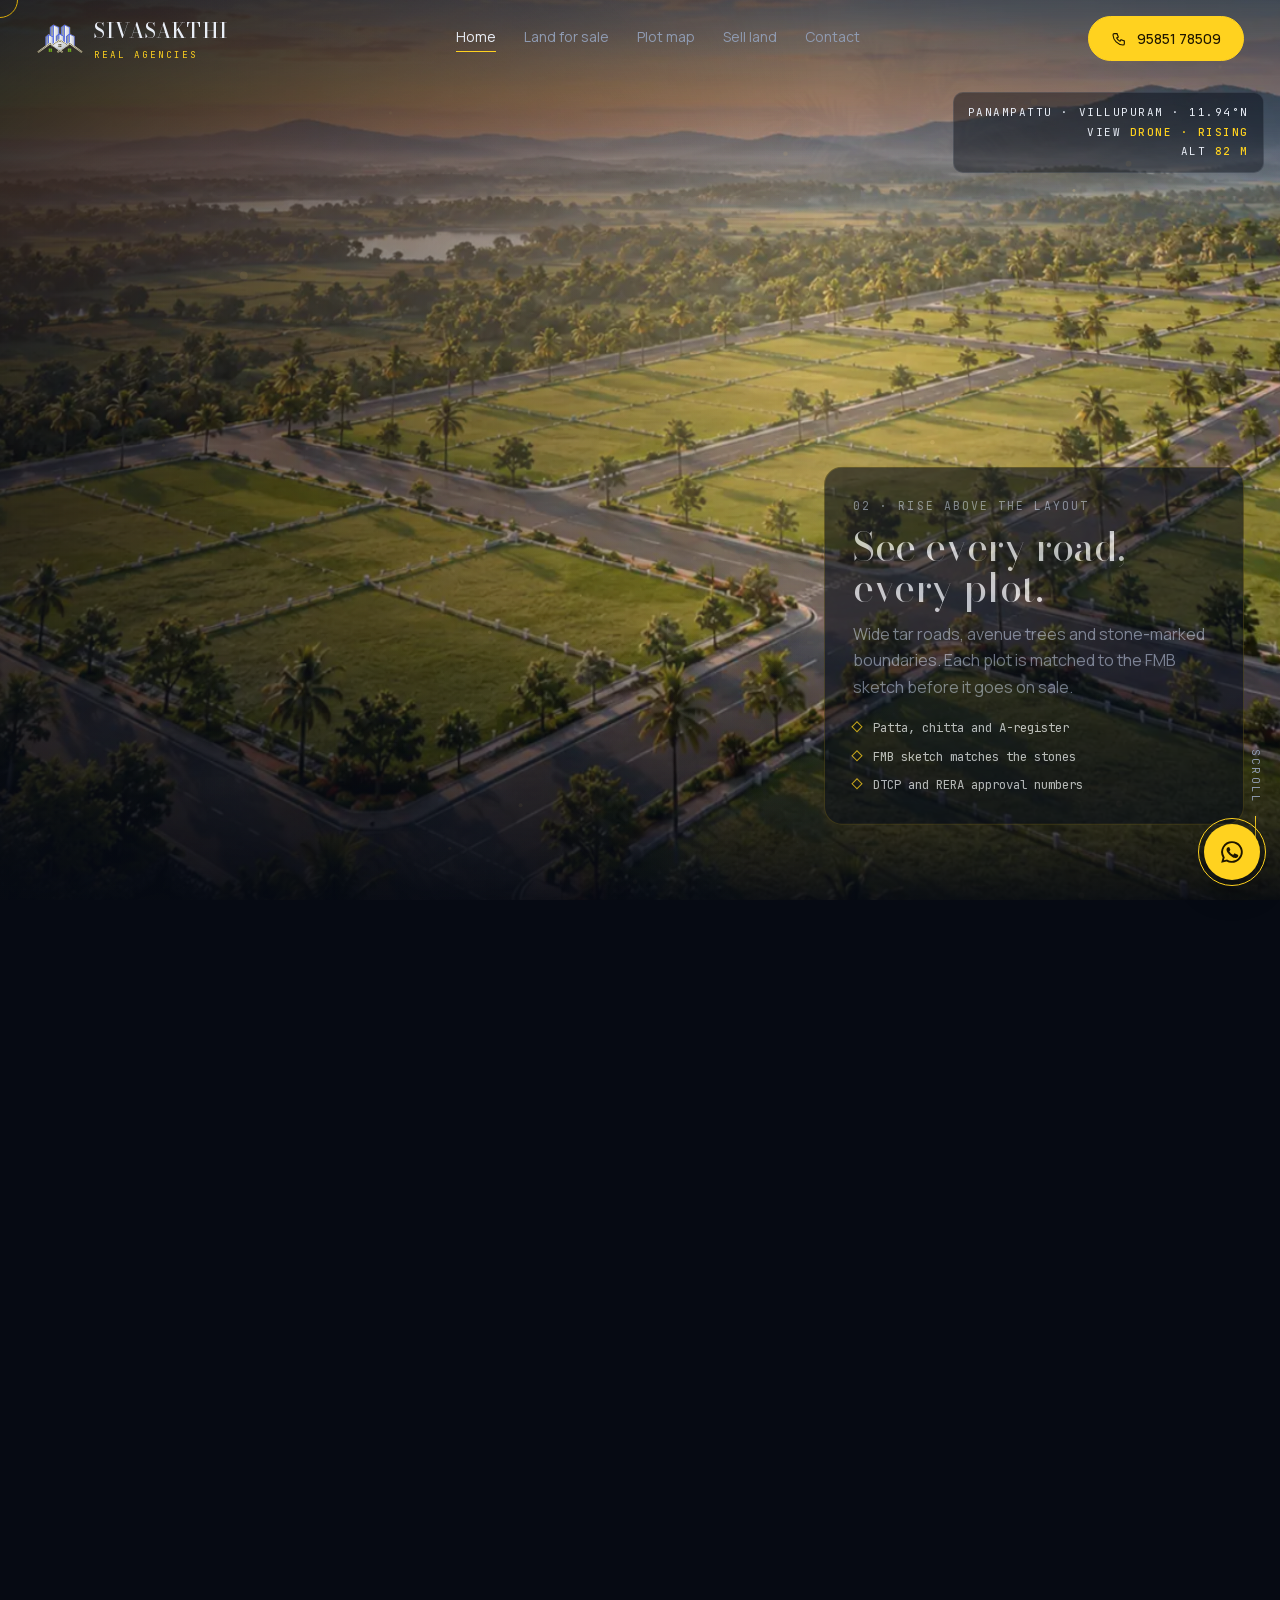
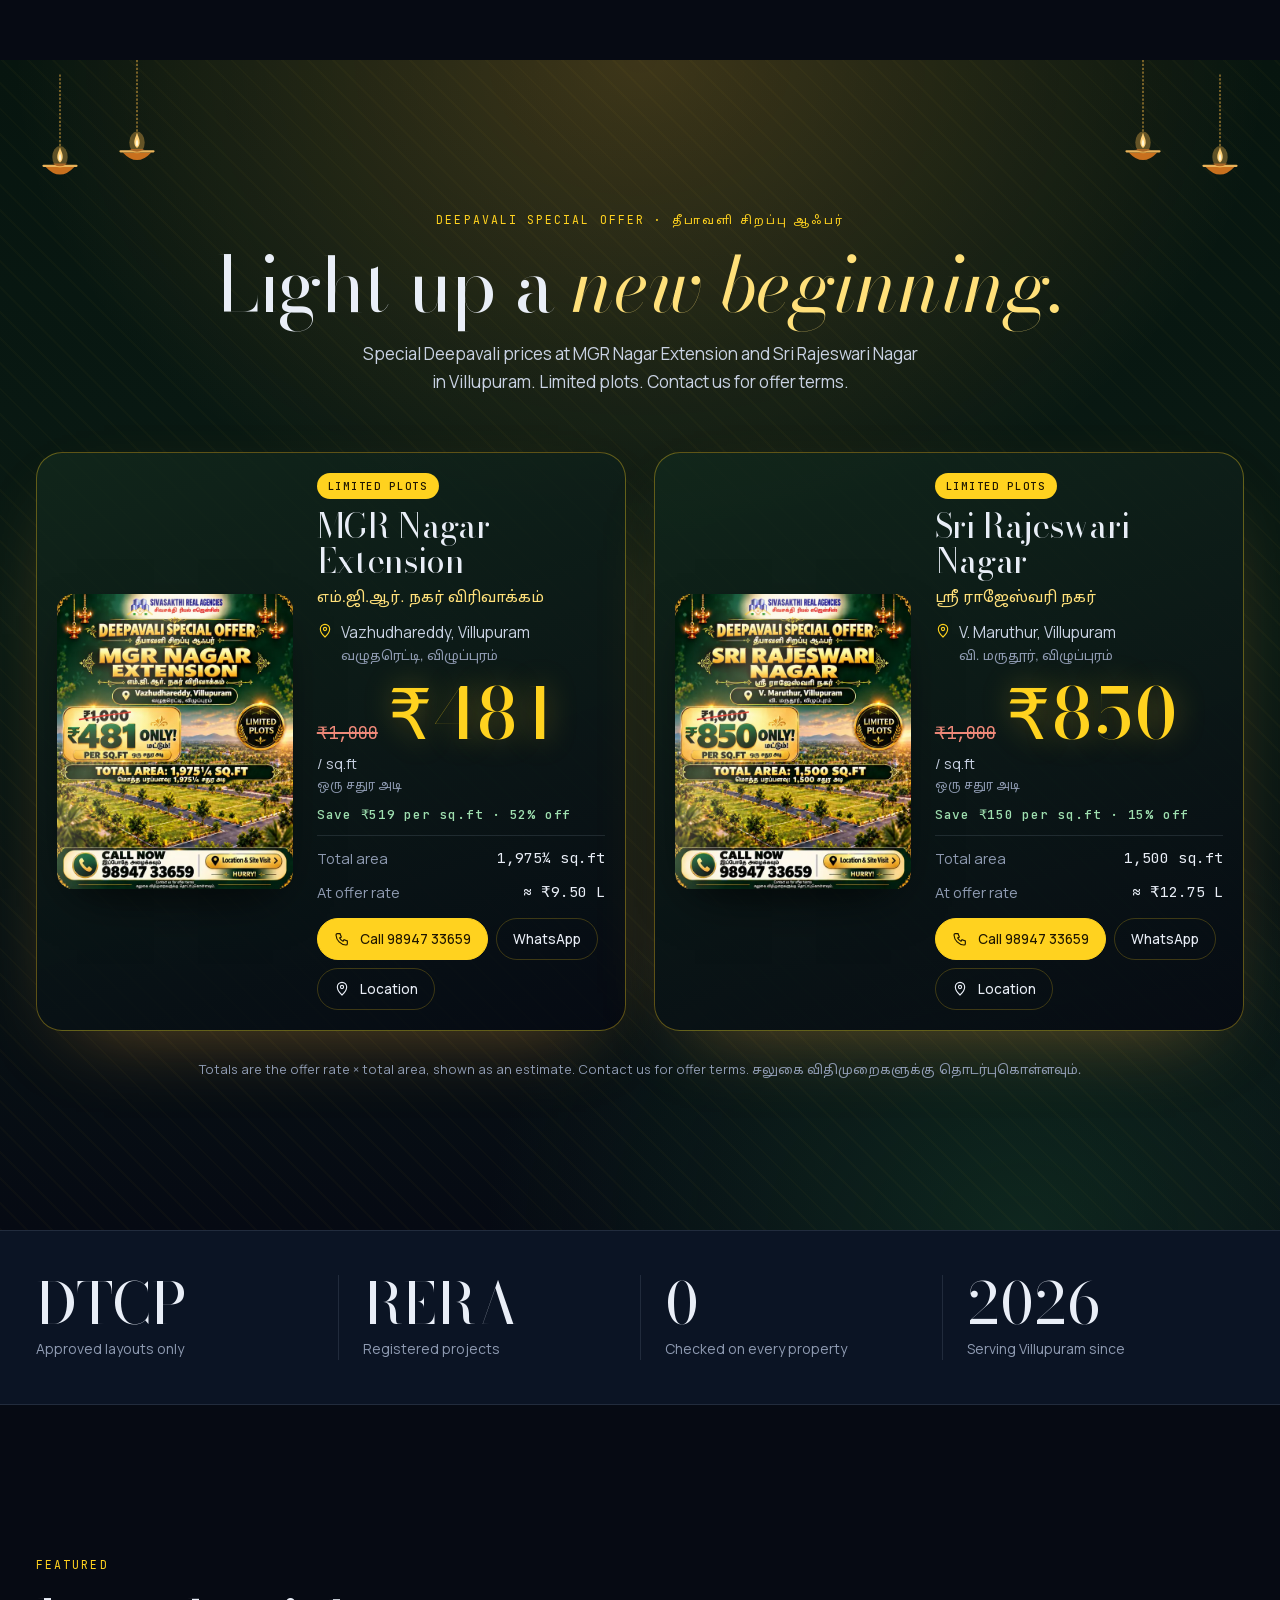
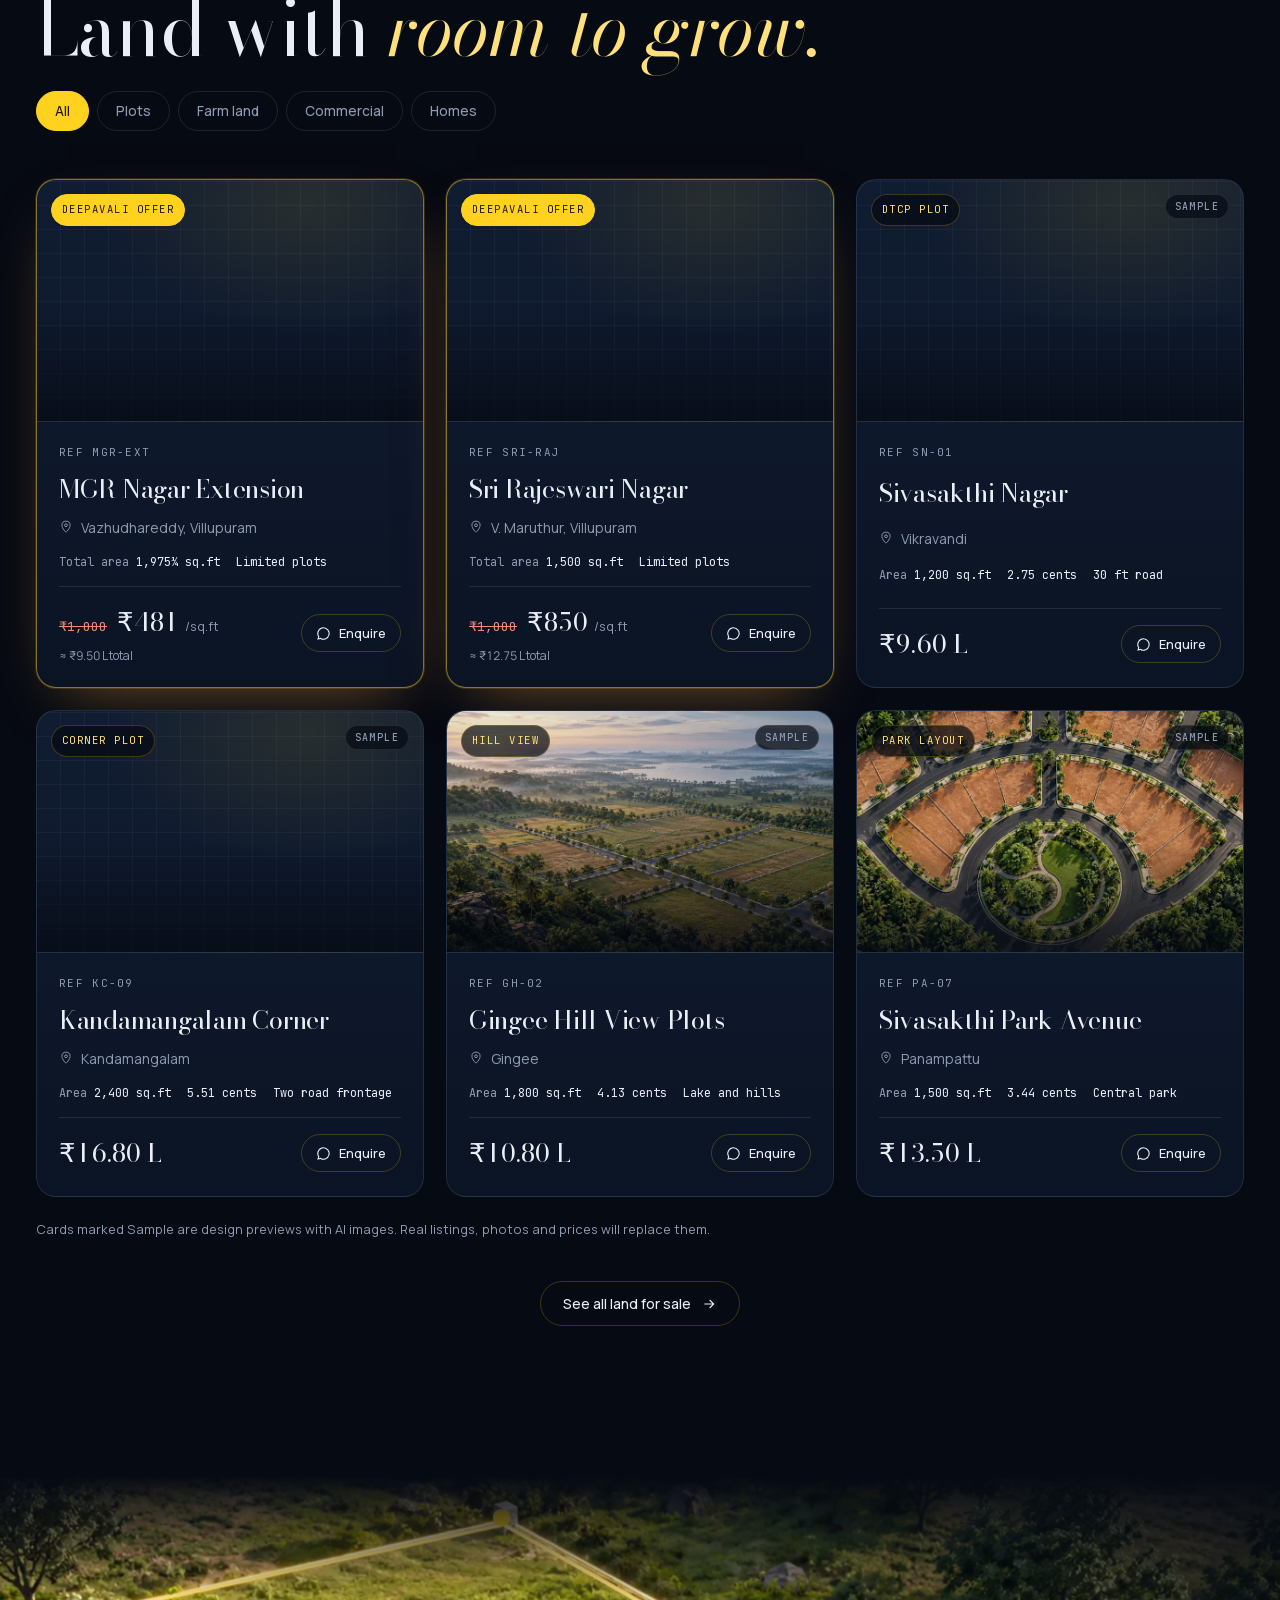
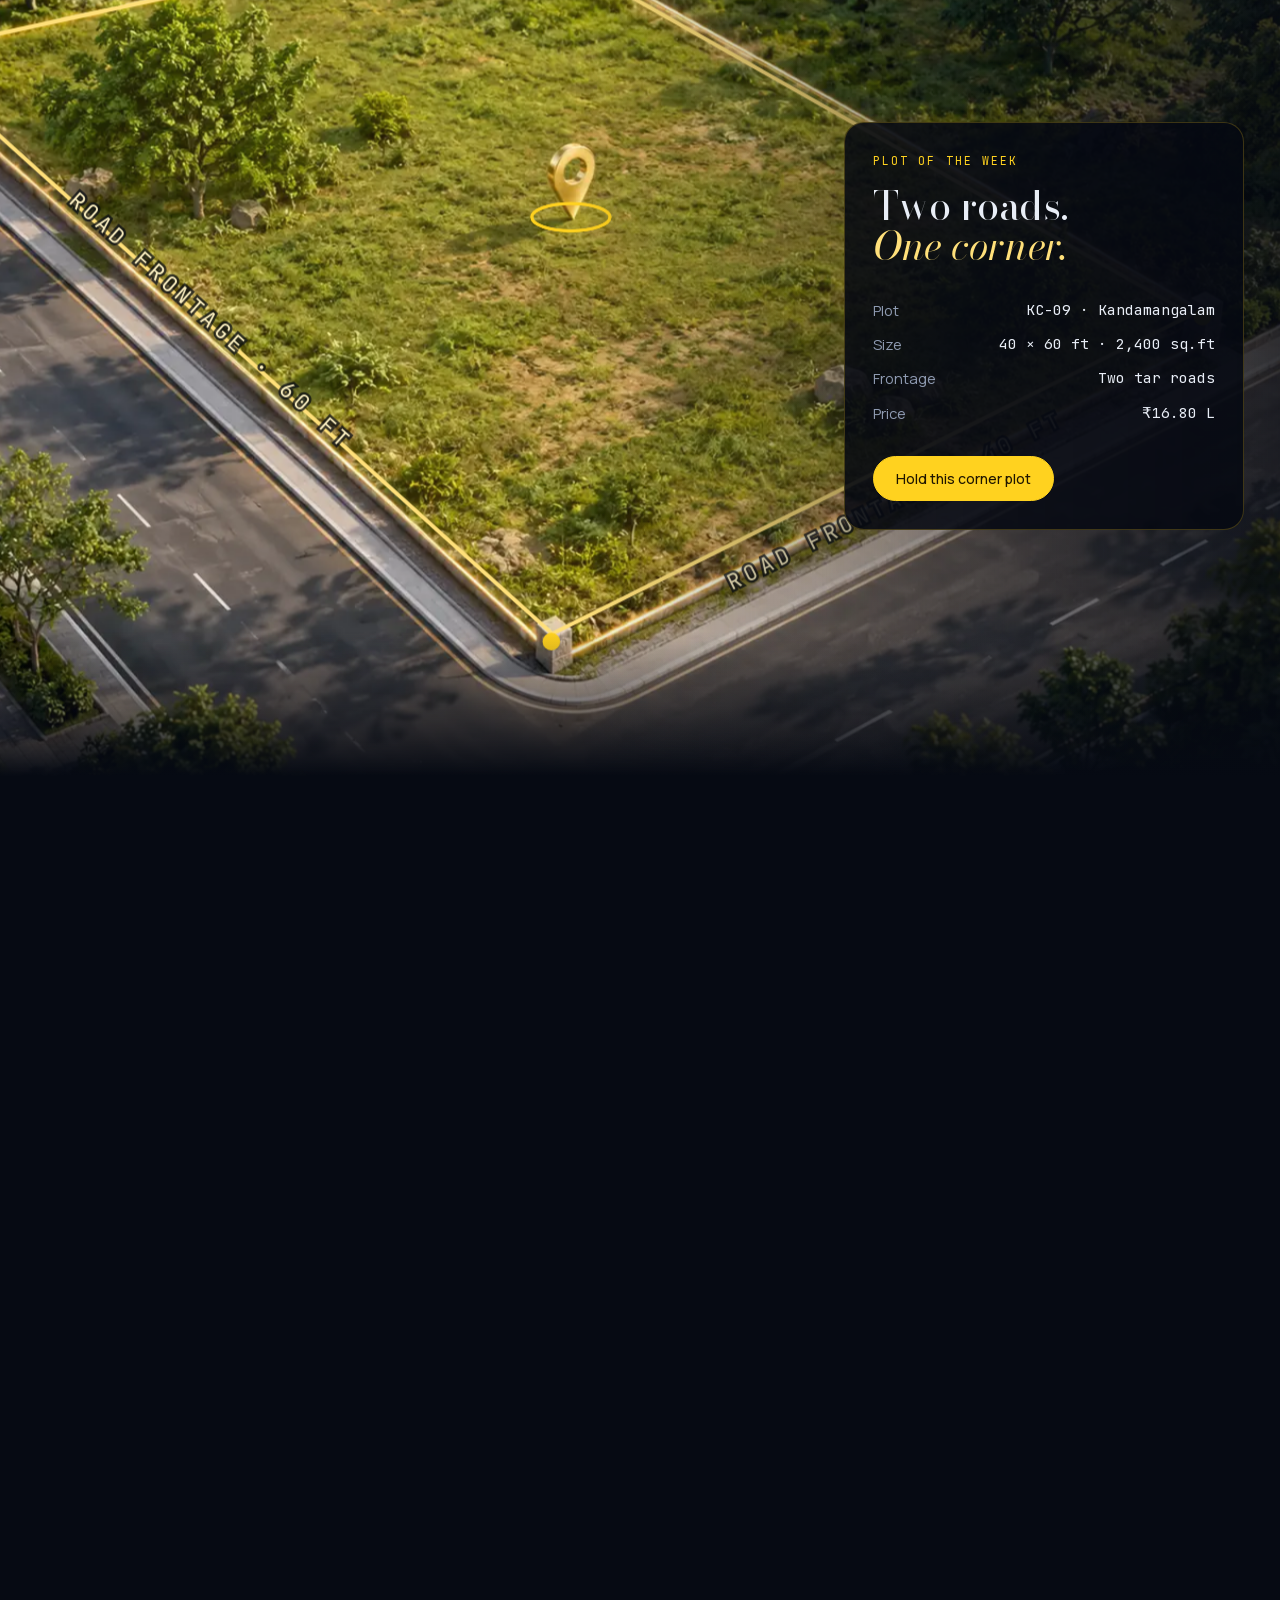
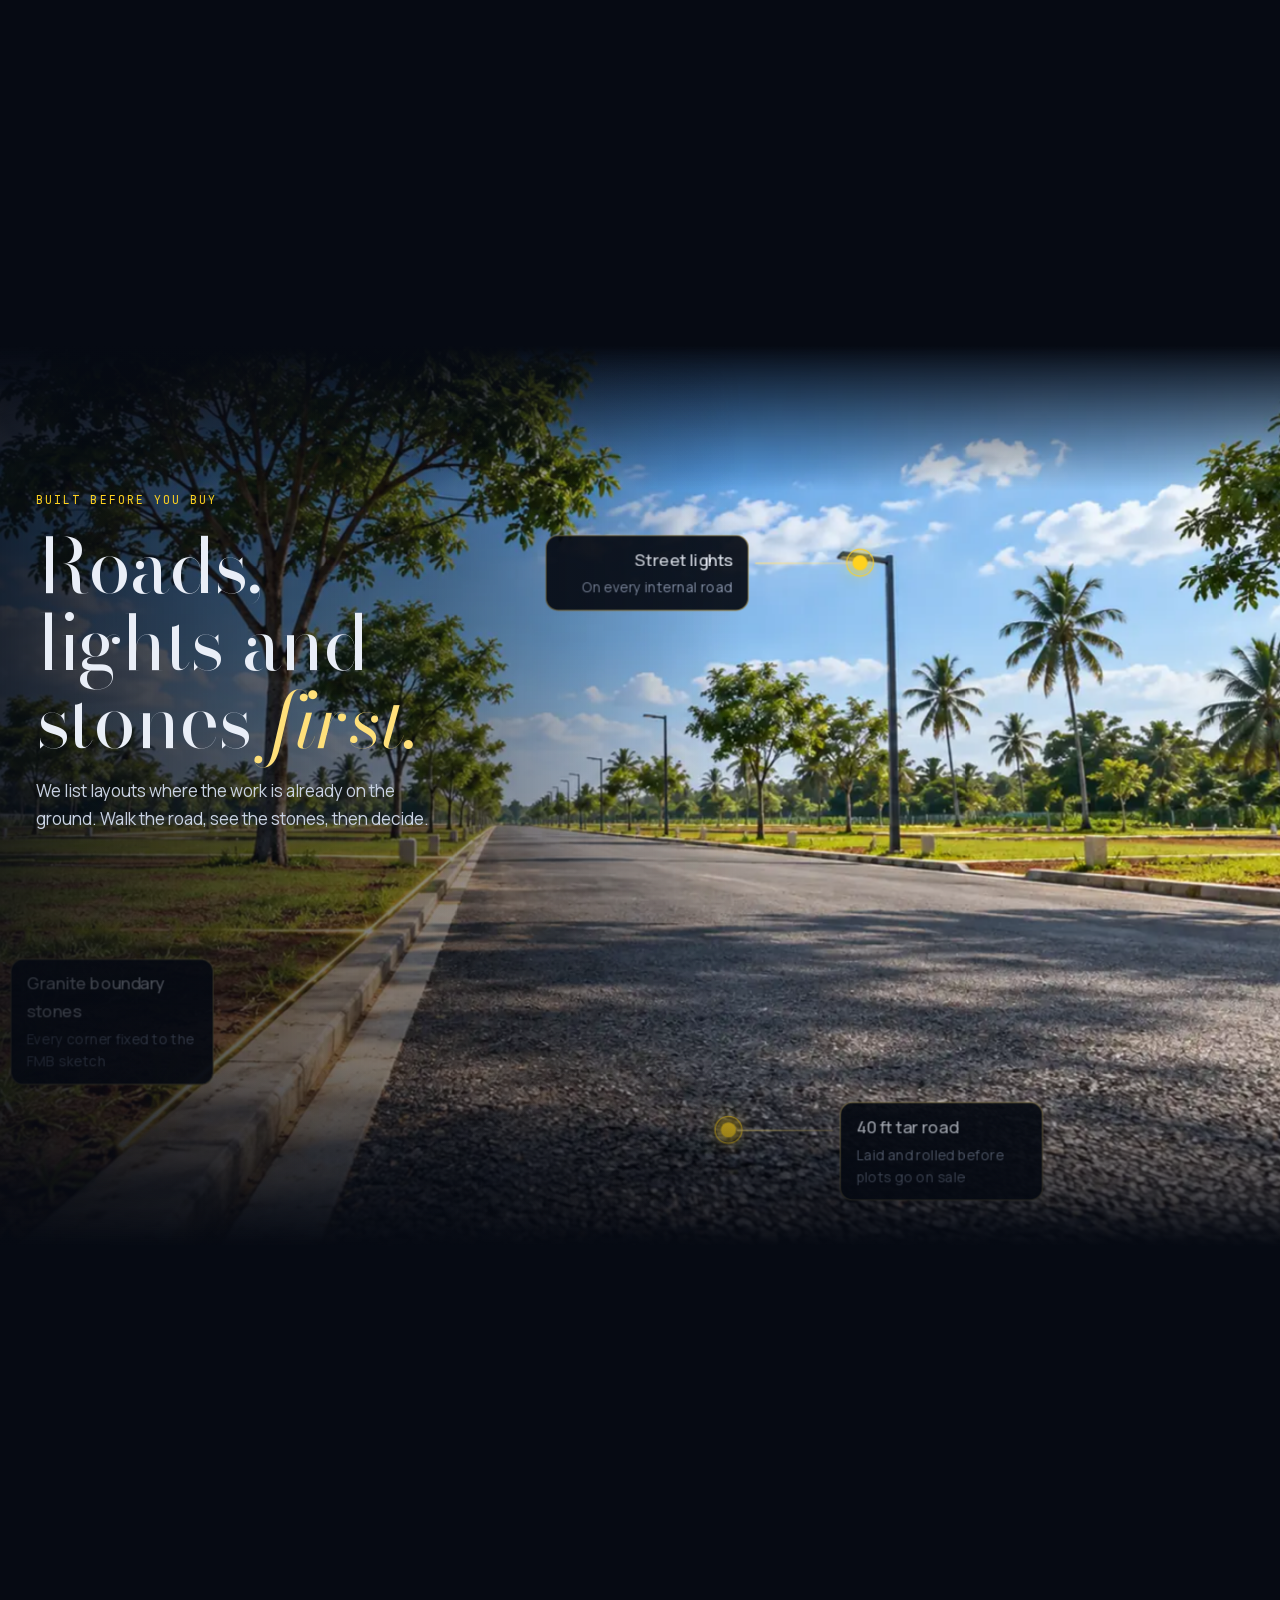
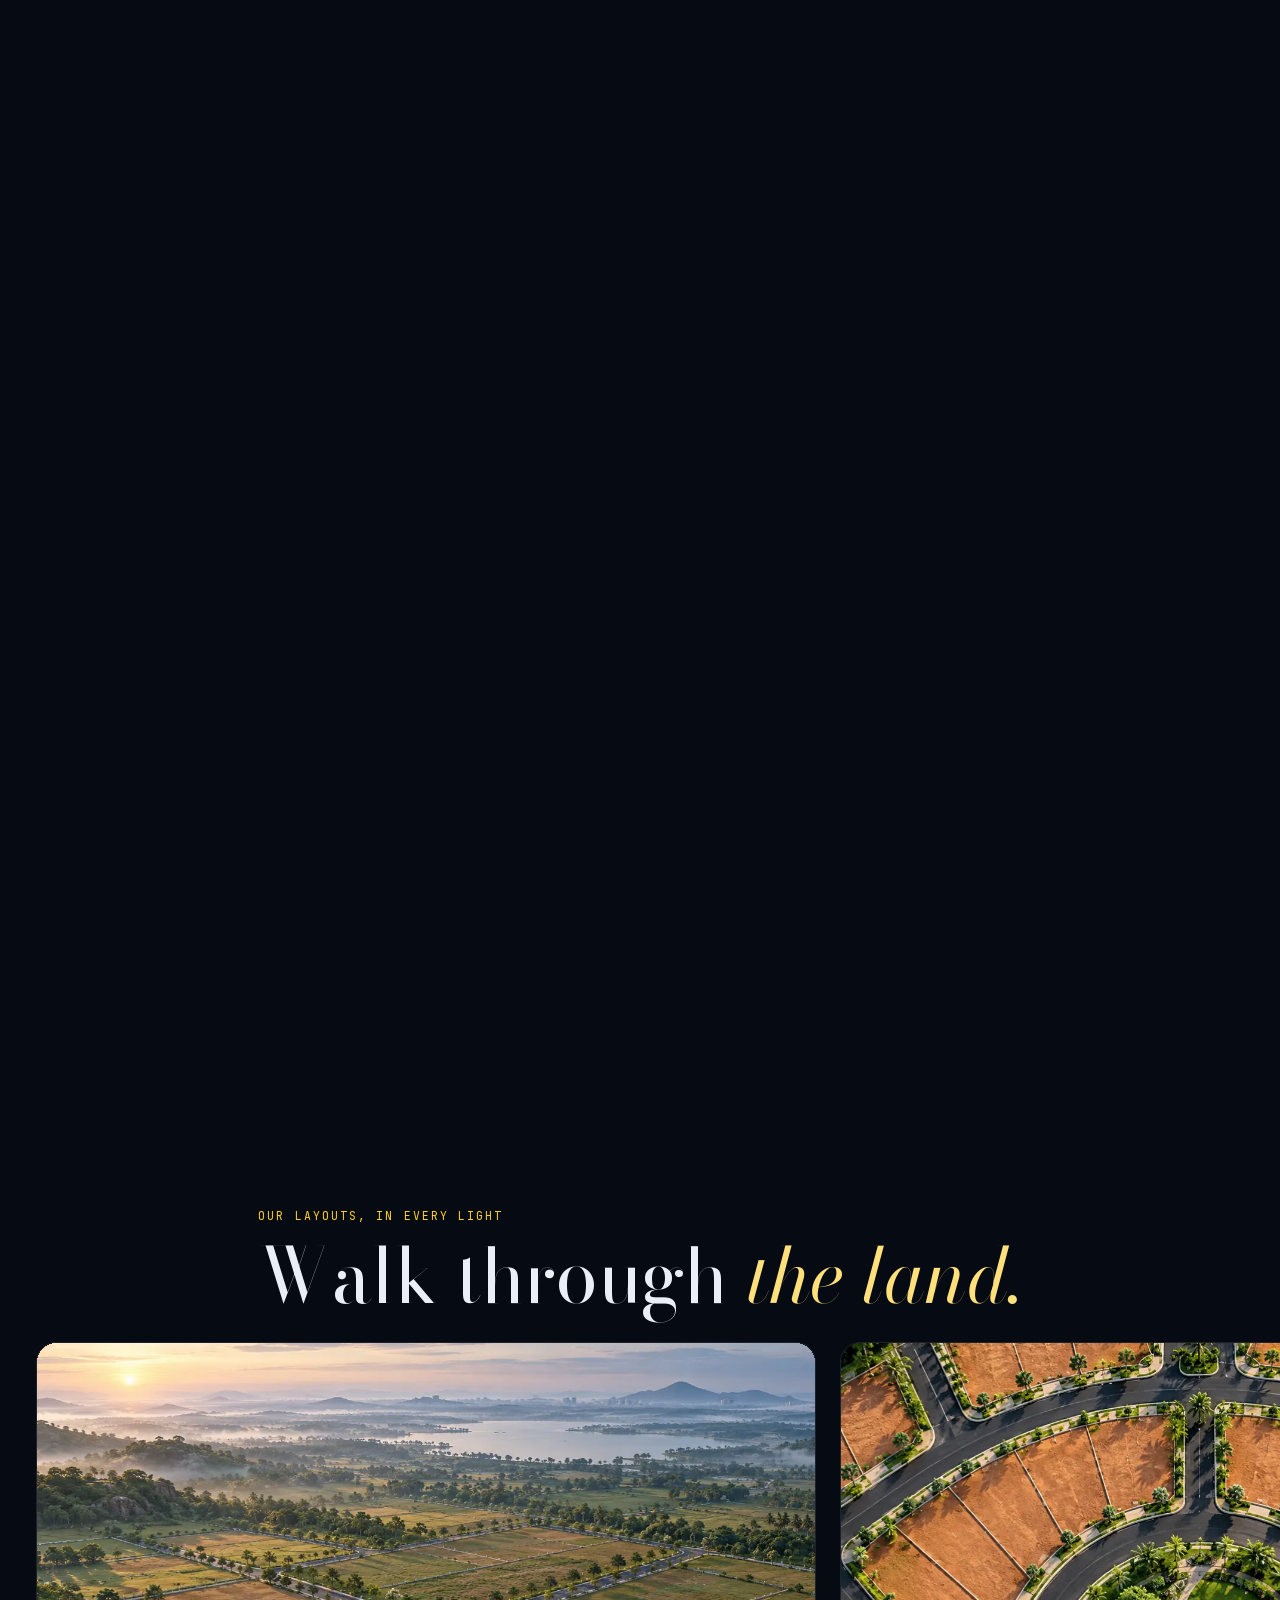
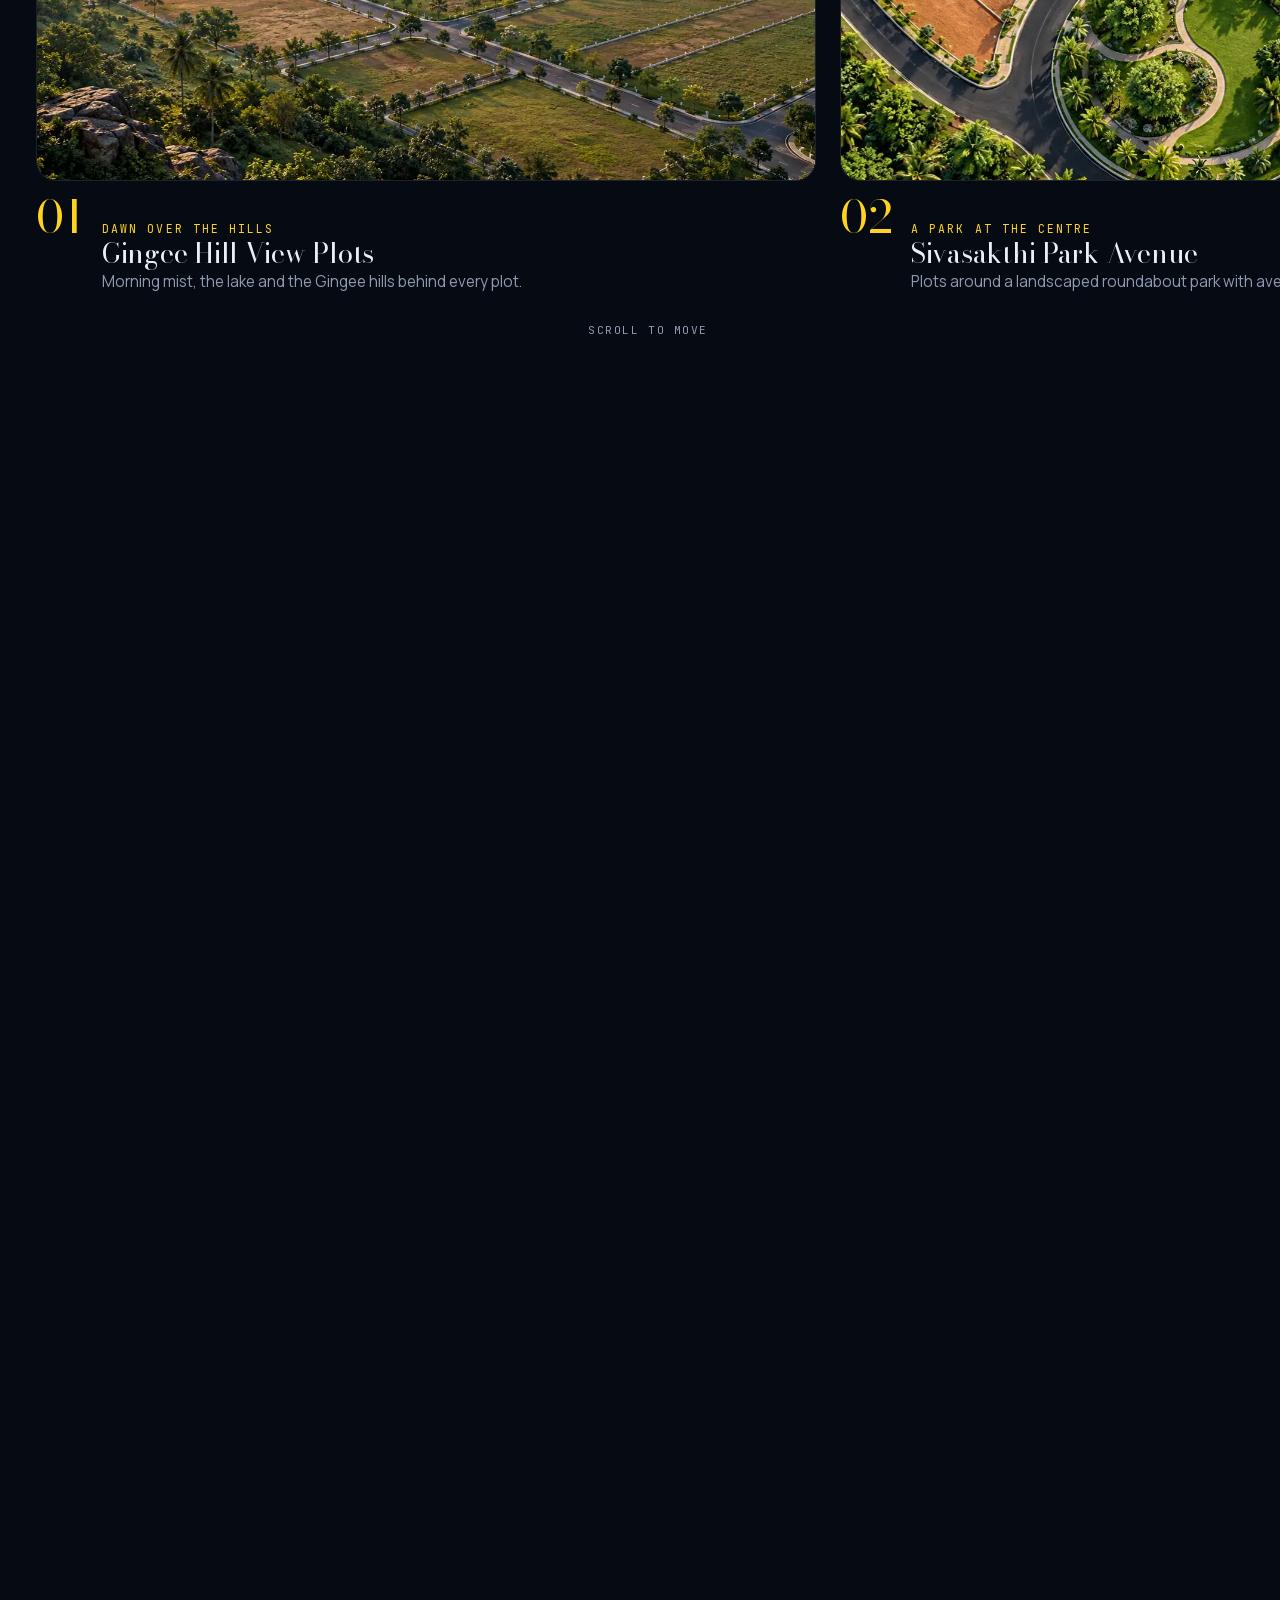
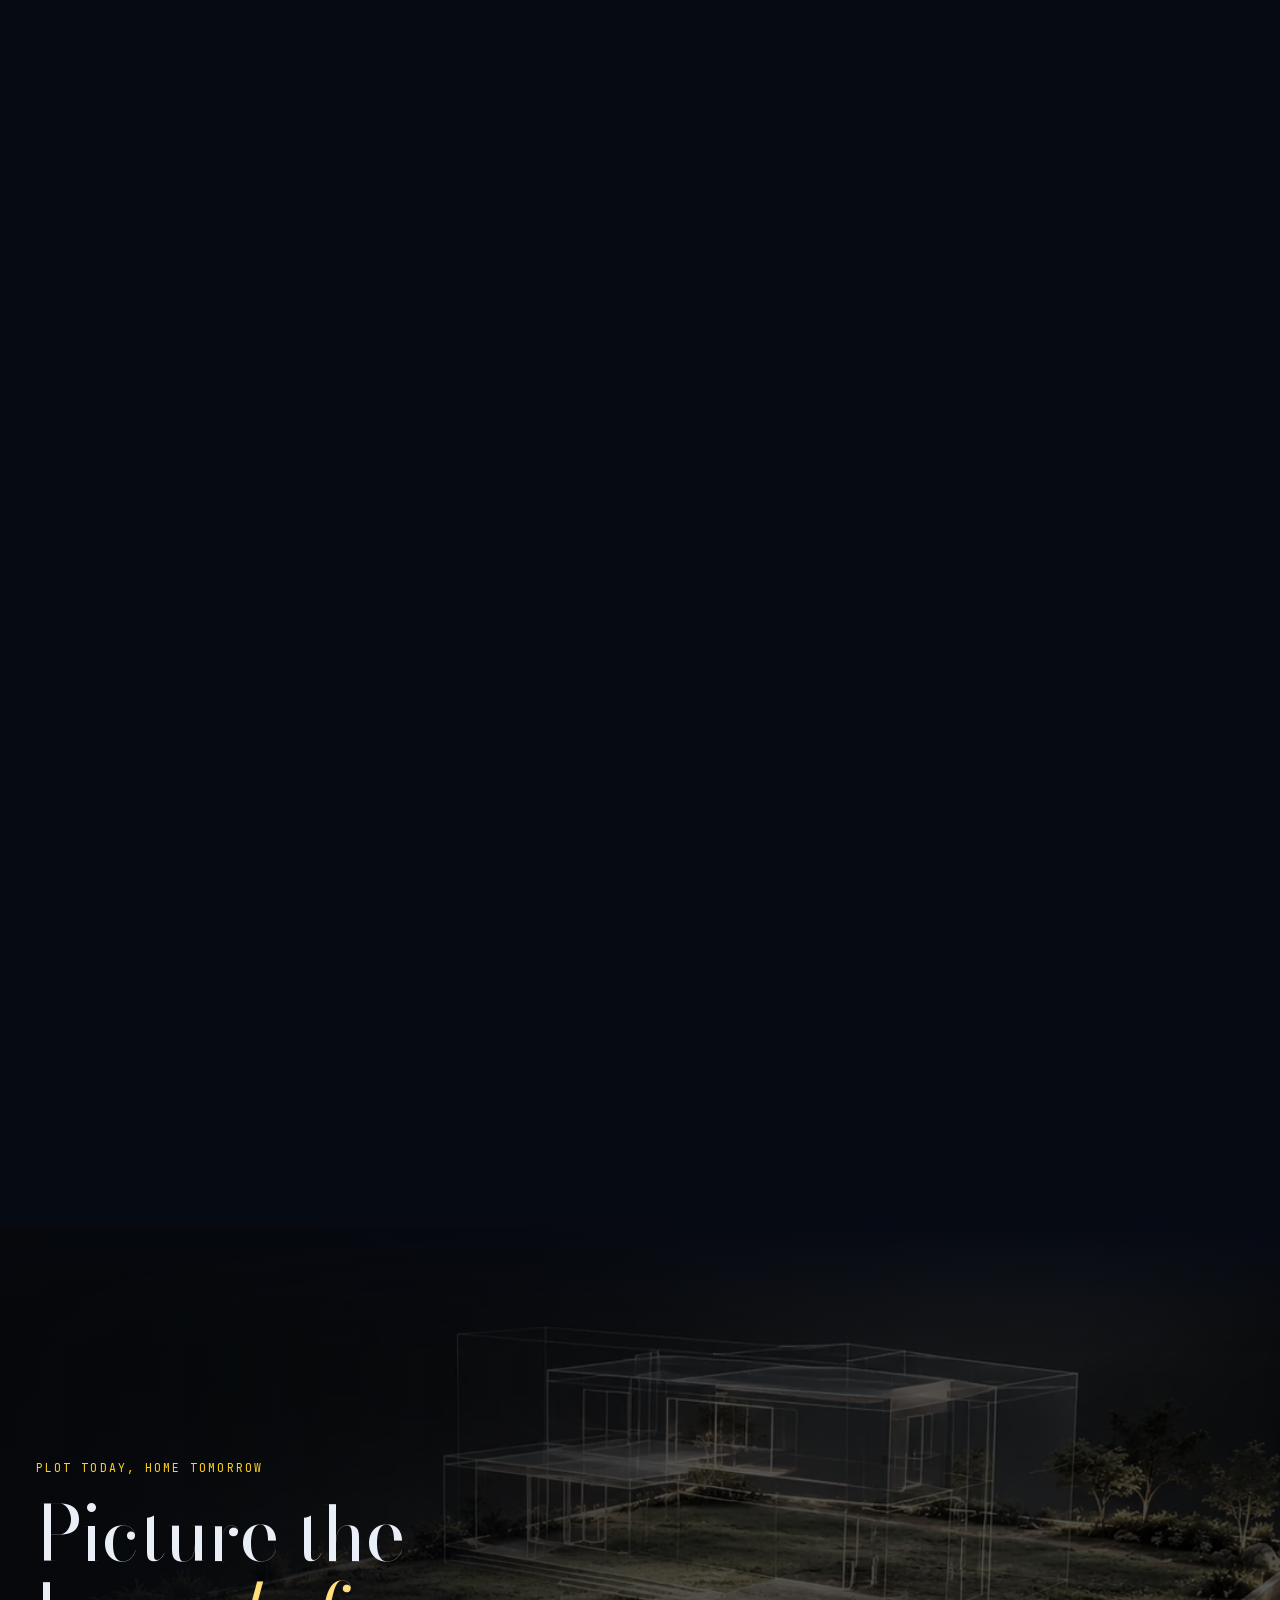
<file: index.html>
<!doctype html>
<html lang="en">
<head>
<meta charset="utf-8">
<meta name="viewport" content="width=device-width, initial-scale=1, viewport-fit=cover">
<title>Sivasakthi Real Agencies | DTCP and RERA approved plots in Villupuram</title>
<meta name="description" content="Deepavali offer: plots from ₹481/sq.ft at MGR Nagar Extension, Vazhudhareddy and ₹850/sq.ft at Sri Rajeswari Nagar, V. Maruthur, Villupuram. Call 98947 33659.">
<meta name="theme-color" content="#060A13">
<meta property="og:type" content="website">
<meta property="og:site_name" content="Sivasakthi Real Agencies">
<meta property="og:title" content="Sivasakthi Real Agencies | DTCP and RERA approved plots in Villupuram">
<meta property="og:description" content="Deepavali offer: plots from ₹481/sq.ft at MGR Nagar Extension, Vazhudhareddy and ₹850/sq.ft at Sri Rajeswari Nagar, V. Maruthur, Villupuram. Call 98947 33659.">
<meta property="og:image" content="https://sivasakthirealagencies.in/assets/img/og-image.jpg">
<meta name="twitter:card" content="summary_large_image">
<meta property="og:url" content="https://sivasakthirealagencies.in/">
<link rel="canonical" href="https://sivasakthirealagencies.in/">
<link rel="icon" type="image/png" sizes="32x32" href="assets/img/favicon-32.png?v=4cb961">
<link rel="apple-touch-icon" href="assets/img/apple-touch-icon.png?v=339e50">
<link rel="manifest" href="site.webmanifest">
<link rel="preload" as="font" type="font/woff2" href="assets/fonts/bodoni.woff2" crossorigin>
<link rel="preload" as="font" type="font/woff2" href="assets/fonts/manrope.woff2" crossorigin>
<script>try{if(sessionStorage.getItem("siva-in"))document.documentElement.classList.add("no-splash");sessionStorage.setItem("siva-in","1")}catch(e){}</script>
<link rel="stylesheet" href="assets/css/main.css?v=81fd81c4">
<link rel="preload" as="image" href="assets/img/ground-960.webp?v=69ced0" imagesrcset="assets/img/ground-960.webp?v=69ced0 960w, assets/img/ground.webp?v=f2591a 1536w" imagesizes="110vw" fetchpriority="high">

<script type="application/ld+json">
{
 "@context": "https://schema.org",
 "@type": "RealEstateAgent",
 "name": "Sivasakthi Real Agencies",
 "alternateName": "சிவசக்தி ரியல் எஜென்சிஸ்",
 "image": "https://sivasakthirealagencies.in/assets/img/og-image.jpg",
 "logo": "https://sivasakthirealagencies.in/assets/img/logo.png",
 "url": "https://sivasakthirealagencies.in",
 "telephone": [
  "+91 95851 78509",
  "+91 98947 33659"
 ],
 "foundingDate": "2026",
 "founder": {
  "@type": "Person",
  "name": "C. Sureshkumar",
  "jobTitle": "Proprietor"
 },
 "address": {
  "@type": "PostalAddress",
  "streetAddress": "Shop No. 1, Pillur Main Road, Janakiraman Street",
  "addressLocality": "Panampattu, Villupuram",
  "addressRegion": "Tamil Nadu",
  "postalCode": "605103",
  "addressCountry": "IN"
 },
 "areaServed": [
  "Villupuram",
  "Vikravandi",
  "Gingee",
  "Panampattu"
 ],
 "description": "DTCP and RERA approved plots, farm land and houses for sale in Villupuram. We help owners sell land too."
}
</script>
</head>
<body>
<div class="splash" aria-hidden="true"><div class="sp-in">
  <img src="assets/img/logo-sm.png?v=702467" alt="" width="96" height="61">
  <b class="sp-name">Sivasakthi</b>
  <span class="sp-sub">REAL AGENCIES</span>
  <span class="sp-ta" lang="ta">வீடு · மனை · நிலம்</span>
  <i class="sp-bar"></i>
</div></div>
<a class="skip" href="#main">Skip to content</a>
<div class="cursor" id="cursor" aria-hidden="true"></div>
<header class="nav" id="nav">
  <div class="wrap">
    <a class="logo" href="index.html" aria-label="Sivasakthi Real Agencies home">
      <img src="assets/img/logo-sm.png?v=702467" alt="" width="48" height="31">
      <span><b>SIVASAKTHI</b><small>REAL AGENCIES</small></span>
    </a>
    <nav aria-label="Main"><ul><li><a href="index.html" aria-current="page">Home</a></li><li><a href="properties.html">Land for sale</a></li><li><a href="properties.html#plan">Plot map</a></li><li><a href="sell.html">Sell land</a></li><li><a href="contact.html">Contact</a></li></ul></nav>
    <div class="nav-right">
      <a class="btn gold magnetic call-btn" href="tel:+919585178509" aria-label="Call 95851 78509"><svg viewBox="0 0 24 24" fill="none" stroke="currentColor" stroke-width="1.7" aria-hidden="true"><path d="M5 4h4l2 5-2.5 1.5a11 11 0 0 0 5 5L15 13l5 2v4a2 2 0 0 1-2 2A16 16 0 0 1 3 6a2 2 0 0 1 2-2Z"/></svg><span>95851 78509</span></a>
      <button class="burger" id="burger" type="button" aria-label="Open menu" aria-expanded="false" aria-controls="menu"><i></i><i></i><i></i></button>
    </div>
  </div>
</header>
<a class="offer-pill" id="offerPill" href="index.html#offers" hidden><span class="op-dot" aria-hidden="true"></span><span><b>Deepavali offer</b> · plots from ₹481/sq.ft</span><button type="button" class="op-x" aria-label="Hide offer">×</button></a>
<div class="menu" id="menu">
  <a href="index.html" aria-current="page">Home</a><a href="properties.html">Land for sale</a><a href="properties.html#plan">Plot map</a><a href="sell.html">Sell land</a><a href="contact.html">Contact</a>
  <div class="menu-foot"><span>Call or WhatsApp</span><a href="tel:+919585178509">95851 78509</a><a href="tel:+919894733659">98947 33659</a></div>
</div>
<main id="main">
<section class="hero hero2 hero3" id="hero" aria-label="Introduction">
    <div class="stage">
      <div class="layer l-ground" id="lGround" aria-hidden="true"><div class="frame" style="--fx:0.500;--fy:0.528;--pfx:0.750;--pfy:0.556">
        <img src="assets/img/ground-960.webp?v=69ced0" srcset="assets/img/ground-960.webp?v=69ced0 960w, assets/img/ground.webp?v=f2591a 1536w" sizes="110vw" alt="" width="1536" height="864" fetchpriority="high">
        <svg class="sunfx" viewBox="0 0 1280 720" preserveAspectRatio="none"><defs><radialGradient id="sunG"><stop offset="0" stop-color="#FFF4C8" stop-opacity=".95"/><stop offset=".18" stop-color="#FFC45A" stop-opacity=".55"/><stop offset="1" stop-color="#FF8A3D" stop-opacity="0"/></radialGradient></defs><circle id="sunGlow" cx="993" cy="205" r="210" fill="url(#sunG)"/></svg>
      </div></div>
      <div class="layer l-aerial" id="lAerial" aria-hidden="true"><div class="frame" style="--fx:0.500;--fy:0.556;--pfx:0.688;--pfy:0.722">
        <img data-src="assets/img/aerial.webp?v=8f3699" srcset="assets/img/aerial-960.webp?v=dbb1d9 960w, assets/img/aerial.webp?v=8f3699 1536w" sizes="100vw" data-srcset="assets/img/aerial-960.webp?v=dbb1d9 960w, assets/img/aerial.webp?v=8f3699 1536w" sizes="110vw" alt="" width="1536" height="864" decoding="async">
        <svg class="survey" id="survey" viewBox="0 0 1280 720" preserveAspectRatio="none">
          <polygon id="plotC" class="bound" points="835,512 1105,592 1040,672 742,563"/>
          <polygon id="plotCfill" class="bfill" points="835,512 1105,592 1040,672 742,563"/>
          <g class="dims"><text x="985" y="540" transform="rotate(16 985 540)">60 FT</text><text x="770" y="628" transform="rotate(-38 770 628)">40 FT</text></g>
          <g class="pin" style="--d:0"><circle class="ring" cx="300" cy="425" r="16"/><circle class="dot" cx="300" cy="425" r="5"/><text x="300" y="401" text-anchor="middle">A-04</text></g><g class="pin" style="--d:1"><circle class="ring" cx="480" cy="476" r="16"/><circle class="dot" cx="480" cy="476" r="5"/><text x="480" y="452" text-anchor="middle">A-09</text></g><g class="pin" style="--d:2"><circle class="ring" cx="720" cy="398" r="16"/><circle class="dot" cx="720" cy="398" r="5"/><text x="720" y="374" text-anchor="middle">B-02</text></g><g class="pin" style="--d:3"><circle class="ring" cx="1120" cy="408" r="16"/><circle class="dot" cx="1120" cy="408" r="5"/><text x="1120" y="384" text-anchor="middle">D-03</text></g>
          <g class="ctag" id="cTag"><line x1="920" y1="590" x2="920" y2="470"/><rect x="780" y="438" width="280" height="32" rx="16"/><text x="920" y="459" text-anchor="middle"><tspan class="tid">SG-12</tspan>  2,400 SQ.FT · ₹19.2 L</text></g>
        </svg>
        <div class="scanline" id="scan"></div>
      </div></div>
      <div class="layer l-top" id="lTop" aria-hidden="true"><div class="frame" style="--fx:0.500;--fy:0.500;--pfx:0.828;--pfy:0.750">
        <img data-src="assets/img/topdown.webp?v=2f1a69" data-srcset="assets/img/topdown-960.webp?v=ea7f35 960w, assets/img/topdown.webp?v=2f1a69 1536w" sizes="110vw" alt="" width="1536" height="864" decoding="async">
        <svg class="plan" id="heroPlan" viewBox="0 0 1672 941" preserveAspectRatio="none">
          <g class="plan-plots"></g>
          <g class="plan-labels"><text x="470" y="462">40 FT MAIN ROAD</text><text x="1290" y="462">40 FT MAIN ROAD</text><text x="822" y="250" transform="rotate(-90 822 250)">30 FT ROAD</text><text x="822" y="720" transform="rotate(-90 822 720)">30 FT ROAD</text></g>
          <g class="compass2" transform="translate(1580 140)"><circle r="34"/><path d="M0 -24 L8 6 L0 0 L-8 6 Z"/><text y="-40" text-anchor="middle">N</text></g>
        </svg>
      </div></div>
      <canvas id="dust" aria-hidden="true"></canvas>
      <div class="flash" id="flash" aria-hidden="true"></div>
      <div class="shade"></div>
      <div class="timecode" aria-hidden="true">PANAMPATTU · VILLUPURAM · 11.94°N<br>VIEW <b id="tView">GROUND · 1.6 M</b><br>ALT <b id="tAlt">0 M</b></div>
      <div class="progress" aria-hidden="true"><span class="on">01 Arrive</span><span>02 Rise</span><span>03 Survey</span><span>04 Plan</span></div>

      <div class="phase phase-1" data-range="-1,0.17">
        <div class="wrap">
          <p class="eyebrow intro-fade">DTCP and RERA approved plots · Villupuram</p>
          <h1 style="margin-top:18px"><span class="sr-only">Sivasakthi Real Agencies, Villupuram: </span><span class="line intro-line"><span>Green land,</span></span><span class="line intro-line"><span>clear titles,</span></span><span class="line intro-line"><span><em>sold</em> right.</span></span></h1>
          <div class="row intro-fade">
            <div class="hero-cta">
              <div class="toggle" id="mode" role="group" aria-label="What do you want to do">
                <span class="pill"></span>
                <button type="button" aria-pressed="true" data-mode="buy">Buy land</button>
                <button type="button" aria-pressed="false" data-mode="sell">Sell land</button>
              </div>
              <p id="modeText">DTCP and RERA approved plots, farm land and houses in and around Villupuram. Every document is checked before you visit.</p>
            </div>
            <a class="btn magnetic" id="modeCta" href="properties.html">Explore land <svg viewBox="0 0 24 24" fill="none" stroke="currentColor" stroke-width="1.6" aria-hidden="true"><path d="M5 12h14M13 6l6 6-6 6"/></svg></a>
          </div>
        </div>
      </div>

      <div class="phase phase-2" data-range="0.24,0.48">
        <div class="wrap"><div class="phase-card">
          <p class="eyebrow">02 · Rise above the layout</p>
          <h3>See every road, every plot.</h3>
          <p>Wide tar roads, avenue trees and stone-marked boundaries. Each plot is matched to the FMB sketch before it goes on sale.</p>
          <div class="ticks"><span>Patta, chitta and A-register</span><span>FMB sketch matches the stones</span><span>DTCP and RERA approval numbers</span></div>
        </div></div>
      </div>

      <div class="phase phase-3" data-range="0.5,0.66">
        <div class="wrap"><div class="phase-card">
          <p class="eyebrow">03 · Survey</p>
          <h3>Corner plot, marked and measured.</h3>
          <p>SG-12 faces two roads, 60 ft by 40 ft, with boundary stones already set.</p>
        </div></div>
      </div>

      <div class="phase phase-4" data-range="0.84,1.2">
        <div class="wrap"><div class="phase-card">
          <p class="eyebrow">04 · Plan</p>
          <h3>Every plot, on one plan.</h3>
          <p>Gold plots are open now. Blue are booked, grey are sold. Pick yours on the full layout plan.</p>
          <div class="pkeys"><span class="k-a">Available</span><span class="k-b">Booked</span><span class="k-s">Sold</span></div>
          <a class="btn gold magnetic" href="properties.html#plan" style="justify-self:start;margin-top:6px">Open the layout plan <svg viewBox="0 0 24 24" fill="none" stroke="currentColor" stroke-width="1.6" aria-hidden="true"><path d="M5 12h14M13 6l6 6-6 6"/></svg></a>
        </div></div>
      </div>
      <div class="scrollhint" aria-hidden="true">SCROLL</div>
    </div>
  </section>
  <section class="offers" id="offers" aria-label="Deepavali special offer">
    <canvas id="festFx" aria-hidden="true"></canvas>
    <div class="diyas" aria-hidden="true"><svg class="diya" viewBox="0 0 80 220" aria-hidden="true"><line x1="40" y1="0" x2="40" y2="150" stroke="#C99A3B" stroke-width="2" stroke-dasharray="4 3"/><path d="M14 168 Q40 196 66 168 Z" fill="#C8701E"/><path d="M10 166 H70" stroke="#E9B35A" stroke-width="4" stroke-linecap="round"/><path d="M26 162 Q40 172 54 162" fill="#7A3A10"/><g class="flame"><ellipse cx="40" cy="150" rx="14" ry="20" fill="rgba(255,190,80,.35)"/><path d="M40 134 C47 146 46 156 40 160 C34 156 33 146 40 134 Z" fill="#FFD27A"/><path d="M40 143 C43 149 43 155 40 157 C37 155 37 149 40 143 Z" fill="#FFF6D8"/></g></svg><svg class="diya" viewBox="0 0 80 220" aria-hidden="true"><line x1="40" y1="0" x2="40" y2="150" stroke="#C99A3B" stroke-width="2" stroke-dasharray="4 3"/><path d="M14 168 Q40 196 66 168 Z" fill="#C8701E"/><path d="M10 166 H70" stroke="#E9B35A" stroke-width="4" stroke-linecap="round"/><path d="M26 162 Q40 172 54 162" fill="#7A3A10"/><g class="flame"><ellipse cx="40" cy="150" rx="14" ry="20" fill="rgba(255,190,80,.35)"/><path d="M40 134 C47 146 46 156 40 160 C34 156 33 146 40 134 Z" fill="#FFD27A"/><path d="M40 143 C43 149 43 155 40 157 C37 155 37 149 40 143 Z" fill="#FFF6D8"/></g></svg><svg class="diya" viewBox="0 0 80 220" aria-hidden="true"><line x1="40" y1="0" x2="40" y2="150" stroke="#C99A3B" stroke-width="2" stroke-dasharray="4 3"/><path d="M14 168 Q40 196 66 168 Z" fill="#C8701E"/><path d="M10 166 H70" stroke="#E9B35A" stroke-width="4" stroke-linecap="round"/><path d="M26 162 Q40 172 54 162" fill="#7A3A10"/><g class="flame"><ellipse cx="40" cy="150" rx="14" ry="20" fill="rgba(255,190,80,.35)"/><path d="M40 134 C47 146 46 156 40 160 C34 156 33 146 40 134 Z" fill="#FFD27A"/><path d="M40 143 C43 149 43 155 40 157 C37 155 37 149 40 143 Z" fill="#FFF6D8"/></g></svg><svg class="diya" viewBox="0 0 80 220" aria-hidden="true"><line x1="40" y1="0" x2="40" y2="150" stroke="#C99A3B" stroke-width="2" stroke-dasharray="4 3"/><path d="M14 168 Q40 196 66 168 Z" fill="#C8701E"/><path d="M10 166 H70" stroke="#E9B35A" stroke-width="4" stroke-linecap="round"/><path d="M26 162 Q40 172 54 162" fill="#7A3A10"/><g class="flame"><ellipse cx="40" cy="150" rx="14" ry="20" fill="rgba(255,190,80,.35)"/><path d="M40 134 C47 146 46 156 40 160 C34 156 33 146 40 134 Z" fill="#FFD27A"/><path d="M40 143 C43 149 43 155 40 157 C37 155 37 149 40 143 Z" fill="#FFF6D8"/></g></svg></div>
    <div class="wrap">
      <div class="offers-head">
        <p class="eyebrow">Deepavali special offer · <span class="ta" lang="ta">தீபாவளி சிறப்பு ஆஃபர்</span></p>
        <h2>Light up a <em>new beginning.</em></h2>
        <p class="lede">Special Deepavali prices at MGR Nagar Extension and Sri Rajeswari Nagar in Villupuram. Limited plots. Contact us for offer terms.</p>
      </div>
      <div class="offer-grid" id="offerGrid">
        <p class="note">MGR Nagar Extension, Vazhudhareddy: ₹481 per sq.ft (was ₹1,000). Sri Rajeswari Nagar, V. Maruthur: ₹850 per sq.ft (was ₹1,000). Call 98947 33659.</p>
      </div>
      <p class="note offers-terms">Totals are the offer rate × total area, shown as an estimate. Contact us for offer terms. <span class="ta" lang="ta">சலுகை விதிமுறைகளுக்கு தொடர்புகொள்ளவும்.</span></p>
    </div>
    <dialog class="poster-box" id="posterBox" aria-label="Offer poster"><button class="pb-close" type="button" data-close aria-label="Close poster">×</button><img alt="" decoding="async"></dialog>
  </section>
  <section class="stats" aria-label="What we offer">
    <div class="wrap">
      <div class="stat"><b>DTCP</b><span>Approved layouts only</span></div>
      <div class="stat"><b>RERA</b><span>Registered projects</span></div>
      <div class="stat"><b data-count="8" data-suffix="papers">0</b><span>Checked on every property</span></div>
      <div class="stat"><b>2026</b><span>Serving Villupuram since</span></div>
    </div>
  </section>
  <section class="block" id="listings">
    <div class="wrap">
      <div class="head">
        <div>
          <p class="eyebrow">Featured</p>
          <h2>Land with <em>room to grow.</em></h2>
        </div>
        <div class="filters" role="group" aria-label="Filter properties">
          <button type="button" aria-pressed="true" data-f="all">All</button>
          <button type="button" aria-pressed="false" data-f="plot">Plots</button>
          <button type="button" aria-pressed="false" data-f="farm">Farm land</button>
          <button type="button" aria-pressed="false" data-f="commercial">Commercial</button>
          <button type="button" aria-pressed="false" data-f="home">Homes</button>
        </div>
      </div>
      <div class="grid" id="grid" data-featured="1" data-limit="6" aria-live="polite"></div>
      <p class="note" id="sampleNote">Cards marked Sample are design previews with AI images. Real listings, photos and prices will replace them.</p>
      <div class="see-all"><a class="btn magnetic" href="properties.html">See all land for sale <svg viewBox="0 0 24 24" fill="none" stroke="currentColor" stroke-width="1.6" aria-hidden="true"><path d="M5 12h14M13 6l6 6-6 6"/></svg></a></div>
    </div>
  </section>
  <section class="spot" id="spotlight" aria-label="Plot of the week">
    <div class="spot-stage">
      <div class="spot-media" id="spotMedia"><div class="frame" style="--fx:.547;--fy:.5;--pfx:.5;--pfy:.5">
        <img src="assets/img/cornerpin.webp?v=301b1d" srcset="assets/img/cornerpin-960.webp?v=cf4015 960w, assets/img/cornerpin.webp?v=301b1d 1536w" sizes="100vw" alt="Corner plot with granite boundary stones at a road junction, marked with a gold outline" width="1536" height="864" loading="lazy">
        <svg class="spot-svg" viewBox="0 0 1672 941" preserveAspectRatio="none" aria-hidden="true">
          <polygon id="spotBound" points="165,190 775,58 1480,458 825,785"/>
          <g class="spot-stones"><circle cx="153" cy="187" r="9"/><circle cx="773" cy="51" r="9"/><circle cx="1491" cy="460" r="9"/><circle cx="824" cy="793" r="9"/></g>
          <g class="spot-dims"><text x="470" y="470" transform="rotate(42 470 470)">ROAD FRONTAGE · 60 FT</text><text x="1180" y="655" transform="rotate(-26.5 1180 655)">ROAD FRONTAGE · 40 FT</text></g>
          <g class="spot-pin"><ellipse cx="844" cy="358" rx="40" ry="14"/><ellipse class="r2" cx="844" cy="358" rx="40" ry="14"/></g>
        </svg>
      </div></div>
      <div class="spot-shade"></div>
      <div class="wrap spot-copy">
        <div class="spot-card">
          <p class="eyebrow">Plot of the week</p>
          <h2>Two roads. <em>One corner.</em></h2>
          <dl class="kv">
            <dt>Plot</dt><dd>KC-09 · Kandamangalam</dd>
            <dt>Size</dt><dd>40 × 60 ft · 2,400 sq.ft</dd>
            <dt>Frontage</dt><dd>Two tar roads</dd>
            <dt>Price</dt><dd>₹16.80 L</dd>
          </dl>
          <a class="btn gold magnetic" href="https://wa.me/919585178509?text=Hello%20Sivasakthi%20Real%20Agencies%2C%20I%20am%20interested%20in%20the%20corner%20plot%20KC-09%20at%20Kandamangalam." target="_blank" rel="noopener" style="justify-self:start">Hold this corner plot</a>
        </div>
      </div>
    </div>
  </section>
  <section class="built" id="built" aria-label="Infrastructure in our layouts">
    <div class="built-stage">
      <div class="built-media">
        <div class="frame" style="--fx:.547;--fy:.556;--pfx:.547;--pfy:.556"><img src="assets/img/dayroad.webp?v=9e013e" srcset="assets/img/dayroad-960.webp?v=2848b7 960w, assets/img/dayroad.webp?v=9e013e 1536w" sizes="100vw" alt="A finished layout road with tar surface, street lights, avenue trees and granite boundary stones" width="1536" height="864" loading="lazy">
        <div class="callouts"><div class="co co-r" style="--x:11.96%;--y:70.14%;--i:0"><span class="co-dot"></span><span class="co-line"></span><div class="co-card"><b>Granite boundary stones</b><span>Every corner fixed to the FMB sketch</span></div></div><div class="co co-r" style="--x:60.41%;--y:85.02%;--i:1"><span class="co-dot"></span><span class="co-line"></span><div class="co-card"><b>40 ft tar road</b><span>Laid and rolled before plots go on sale</span></div></div><div class="co co-l" style="--x:68.06%;--y:26.14%;--i:2"><span class="co-dot"></span><span class="co-line"></span><div class="co-card"><b>Street lights</b><span>On every internal road</span></div></div><div class="co co-l" style="--x:93.00%;--y:15.94%;--i:3"><span class="co-dot"></span><span class="co-line"></span><div class="co-card"><b>Avenue trees</b><span>Shade on both sides of the road</span></div></div><div class="co co-r" style="--x:36.48%;--y:68.01%;--i:4"><span class="co-dot"></span><span class="co-line"></span><div class="co-card"><b>Kerb-lined edges</b><span>Clean plot frontage, no erosion</span></div></div></div></div>
      </div>
      <div class="built-shade"></div>
      <div class="wrap built-copy">
        <p class="eyebrow">Built before you buy</p>
        <h2>Roads, lights and stones <em>first.</em></h2>
        <p class="lede">We list layouts where the work is already on the ground. Walk the road, see the stones, then decide.</p>
        <ul class="built-list"><li><b>Granite boundary stones</b><span>Every corner fixed to the FMB sketch</span></li><li><b>40 ft tar road</b><span>Laid and rolled before plots go on sale</span></li><li><b>Street lights</b><span>On every internal road</span></li><li><b>Avenue trees</b><span>Shade on both sides of the road</span></li><li><b>Kerb-lined edges</b><span>Clean plot frontage, no erosion</span></li></ul>
      </div>
    </div>
  </section>
  <section class="gallery" id="gallery" aria-label="Our layouts">
    <div class="g-stage">
      <div class="wrap g-head"><p class="eyebrow">Our layouts, in every light</p><h2>Walk through <em>the land.</em></h2></div>
      <div class="g-track" id="gTrack">
        <article class="g-card"><div class="g-img"><img src="assets/img/mistylayout.webp?v=117aed" alt="Gingee Hill View Plots" width="1536" height="864" loading="lazy"></div>
          <div class="g-cap"><span class="g-n">01</span><p class="eyebrow">Dawn over the hills</p><h3>Gingee Hill View Plots</h3><p>Morning mist, the lake and the Gingee hills behind every plot.</p></div></article><article class="g-card"><div class="g-img"><img src="assets/img/parklayout.webp?v=44807d" alt="Sivasakthi Park Avenue" width="1536" height="864" loading="lazy"></div>
          <div class="g-cap"><span class="g-n">02</span><p class="eyebrow">A park at the centre</p><h3>Sivasakthi Park Avenue</h3><p>Plots around a landscaped roundabout park with avenue palms.</p></div></article><article class="g-card"><div class="g-img"><img src="assets/img/stonesunset.webp?v=b5511c" alt="Koliyanur Red Soil Plots" width="1536" height="864" loading="lazy"></div>
          <div class="g-cap"><span class="g-n">03</span><p class="eyebrow">Stones set at sunrise</p><h3>Koliyanur Red Soil Plots</h3><p>Fresh red soil, every plot corner marked with a granite stone.</p></div></article><article class="g-card"><div class="g-img"><img src="assets/img/shadeplot.webp?v=238e2e" alt="Valavanur Tree View Plots" width="1536" height="864" loading="lazy"></div>
          <div class="g-cap"><span class="g-n">04</span><p class="eyebrow">Shade on the frontage</p><h3>Valavanur Tree View Plots</h3><p>Wide tar road, kerbs and full-grown trees along the plots.</p></div></article>
        <article class="g-card g-end"><div class="g-endin"><p class="eyebrow">Want to see it in person?</p><h3>We'll take you to the site this week.</h3><a class="btn gold magnetic" href="https://wa.me/919585178509?text=Hello%20Sivasakthi%20Real%20Agencies%2C%20I%20would%20like%20a%20site%20visit." target="_blank" rel="noopener">Book a site visit</a></div></article>
      </div>
      <div class="wrap g-bar"><span class="g-prog"><i id="gProg"></i></span><span class="g-hint">Scroll to move</span></div>
    </div>
  </section>
  <section class="dream" id="dream" aria-label="Plan your home">
    <div class="dream-stage">
      <div class="dream-media" id="dreamMedia"><div class="frame" style="--fx:.594;--fy:.458;--pfx:.672;--pfy:.458">
        <img class="d-base" src="assets/img/wireframe.webp?v=c724f2" srcset="assets/img/wireframe-960.webp?v=da3b83 960w, assets/img/wireframe.webp?v=c724f2 1536w" sizes="100vw" alt="" width="1536" height="864" loading="lazy" aria-hidden="true">
        <img class="d-lit" id="dreamLit" src="assets/img/wireframe.webp?v=c724f2" srcset="assets/img/wireframe-960.webp?v=da3b83 960w, assets/img/wireframe.webp?v=c724f2 1536w" sizes="100vw" alt="A plot with a glowing outline of a two-storey home drawn on it" width="1536" height="864" loading="lazy">
        <svg class="dream-svg" viewBox="0 0 1672 941" preserveAspectRatio="none" aria-hidden="true">
          <g class="dl" style="--i:0"><circle cx="1110" cy="250" r="6"/><line x1="1110" y1="250" x2="1280" y2="170"/><text x="1290" y="166">SAMPLE HOME</text><text x="1290" y="192">2 FLOORS · 2,400 SQ.FT</text></g>
          <g class="dl" style="--i:1"><circle cx="700" cy="560" r="6"/><line x1="700" y1="560" x2="800" y2="690"/><text x="810" y="712">YOUR PLOT · 40 × 60 FT</text></g>
          <g class="dl" style="--i:2"><circle cx="1180" cy="410" r="6"/><line x1="1180" y1="410" x2="1380" y2="560"/><text x="1390" y="580">GARDEN + PARKING</text></g>
        </svg>
      </div></div>
      <div class="dream-shade"></div>
      <div class="wrap dream-copy">
        <p class="eyebrow">Plot today, home tomorrow</p>
        <h2>Picture the home <em>before you buy.</em></h2>
        <p class="lede">Tell us the house you want. We show which plot size fits it, with room for a garden and parking, and connect you to approved builders when you're ready.</p>
        <a class="btn magnetic" href="https://wa.me/919585178509?text=Hello%20Sivasakthi%20Real%20Agencies%2C%20I%20want%20a%20plot%20that%20fits%20my%20house%20plan." target="_blank" rel="noopener" style="justify-self:start">Find a plot for my home plan <svg viewBox="0 0 24 24" fill="none" stroke="currentColor" stroke-width="1.6" aria-hidden="true"><path d="M5 12h14M13 6l6 6-6 6"/></svg></a>
      </div>
    </div>
  </section>
  <section class="block docs" aria-label="Land document checklist">
    <div class="wrap docs-grid">
      <figure class="docs-img"><img src="assets/img/stoneclose.webp?v=0e1c4f" alt="Granite boundary stone set in fresh soil at the corner of a plot" loading="lazy"><figcaption>Boundary stone, plot B-01</figcaption></figure>
      <div>
        <p class="eyebrow">Before we list or buy any land</p>
        <h2 style="margin-top:16px">Eight papers. <em>Every time.</em></h2>
        <p class="lede" style="margin-top:16px">Land is only as good as its documents. We check all eight and share copies with you before the first site visit.</p>
        <ul class="docs-list">
          <li><b>Patta and chitta</b><span>Owner name matches the seller</span></li>
          <li><b>Adangal / A-register</b><span>Land classification and use</span></li>
          <li><b>FMB sketch</b><span>Survey boundaries match the stones</span></li>
          <li><b>Encumbrance certificate</b><span>30 years, no loans or disputes</span></li>
          <li><b>Parent documents</b><span>Unbroken chain of sale deeds</span></li>
          <li><b>Layout approval</b><span>DTCP and RERA numbers verified online</span></li>
          <li><b>Road access</b><span>Public road, width on record</span></li>
          <li><b>Water and soil</b><span>Groundwater level and soil type</span></li>
        </ul>
      </div>
    </div>
  </section>
  <section class="inside" aria-label="Why land">
    <div class="bg" id="insideBg"><img src="assets/img/wetroad.webp?v=0f0ab5" alt="Wet layout road after monsoon rain, lit by garden lights at dusk" loading="lazy"></div>
    <canvas id="rain2" aria-hidden="true"></canvas>
    <div class="veil"></div>
    <div class="wrap">
      <p class="eyebrow">Why land</p>
      <h2>Buildings age. <em>Land</em> stays.</h2>
      <p class="lede">A well-located plot with a clear title is the simplest property to own. Nothing to maintain, and you build when you are ready.</p>
      <div class="checks"><span>No maintenance charges</span><span>Build when you're ready</span><span>Easy to pass on</span><span>Bank loans on approved plots</span></div>
      <a class="btn gold magnetic" href="properties.html?type=plot" style="justify-self:start;margin-top:8px">See approved plots</a>
    </div>
  </section>
  <section class="block" style="padding-top:0" aria-label="Selling land">
    <div class="wrap"><div class="teaser">
      <div class="tx">
        <p class="eyebrow">Own land you want to sell?</p>
        <h2 style="font-size:var(--s3)">We value it, check the papers, and <em>bring serious buyers.</em></h2>
        <p class="lede">Free site visit and valuation for plots, farm land and houses around Villupuram.</p>
        <a class="btn gold magnetic" href="sell.html" style="justify-self:start">Get a free valuation <svg viewBox="0 0 24 24" fill="none" stroke="currentColor" stroke-width="1.6" aria-hidden="true"><path d="M5 12h14M13 6l6 6-6 6"/></svg></a>
      </div>
      <figure><img src="assets/img/stonesunset.webp?v=b5511c" alt="Plots marked with boundary stones at sunrise" loading="lazy" width="1600" height="900"></figure>
    </div></div>
  </section>
  <section class="block office" id="contact" aria-label="Visit or call">
    <div class="wrap office-grid">
      <div>
        <p class="eyebrow">Visit or call</p>
        <h2 style="margin-top:14px">Talk to <em>Sureshkumar.</em></h2>
        <p class="lede" style="margin-top:16px">Come to our office in Panampattu, or call and we will take you to the land.</p>
      </div>
      <div class="office-card">
        <div class="person"><img src="assets/img/logo-sm.png?v=702467" alt="" width="64" height="41" loading="lazy"><div><b>C. Sureshkumar</b><span>Proprietor · <span class="ta" lang="ta">உரிமையாளர்</span></span></div></div>
        <dl class="kv office-kv">
          <dt>Phone</dt><dd><a class="sel" href="tel:+919585178509">95851 78509</a></dd>
          <dt>Phone</dt><dd><a class="sel" href="tel:+919894733659">98947 33659</a></dd>
          <dt>Office</dt><dd>Shop No. 1, Pillur Main Road, Janakiraman Street, Panampattu, Villupuram 605 103</dd>
        </dl>
        <div class="office-acts"><a class="btn gold magnetic" href="https://wa.me/919585178509" target="_blank" rel="noopener">WhatsApp us</a><button class="btn magnetic" type="button" data-copy="95851 78509" data-out="copyMsg">Copy phone number</button></div>
        <p class="form-msg" id="copyMsg" role="status"></p>
      </div>
    </div>
  </section>
  <section class="block closing night-close">
    <div class="bgc night" aria-hidden="true"><img src="assets/img/nightlayout.webp?v=753ca5" srcset="assets/img/nightlayout-960.webp?v=4fc97d 960w, assets/img/nightlayout.webp?v=753ca5 1536w" sizes="100vw" alt="" loading="lazy" width="1536" height="864"><canvas id="nightFx"></canvas></div>
    <div class="wrap">
      <p lang="ta" class="eyebrow ta" style="letter-spacing:.04em;text-transform:none;font-size:.95rem">வீடு · மனை · நிலம் — வாங்க, விற்க அணுகவும்</p>
      <h2>Your land, <em>handled.</em></h2>
      <div class="acts">
        <a class="btn gold magnetic" href="properties.html">Browse land</a>
        <a class="btn magnetic" href="sell.html">Sell my land</a>
      </div>
    </div>
    <div class="marquee" aria-hidden="true"><div>DTCP plots · Farm land · Gated layouts · Commercial land · DTCP plots · Farm land · Gated layouts · Commercial land · </div></div>
  </section>
</main>
<footer>
  <div class="wrap">
    <div class="brandf">
      <img src="assets/img/logo-sm.png?v=702467" alt="" width="72" height="46" loading="lazy">
      <b style="font-family:var(--display);font-size:1.4rem;font-weight:400;color:var(--moon)">Sivasakthi Real Agencies</b>
      <span class="ta" lang="ta">சிவசக்தி ரியல் எஜென்சிஸ்</span>
      <span class="ta" lang="ta">வீடு · மனை · நிலம் — வாங்க, விற்க அணுகவும்</span>
    </div>
    <div><h2 class="fh">Explore</h2><ul><li><a href="properties.html">Land for sale</a></li><li><a href="properties.html?type=plot">DTCP plots</a></li><li><a href="properties.html?type=farm">Farm land</a></li><li><a href="sell.html">Sell your land</a></li></ul></div>
    <div><h2 class="fh">Call or WhatsApp</h2><ul><li><a href="tel:+919585178509">95851 78509</a></li><li><a href="tel:+919894733659">98947 33659</a></li><li><a href="https://wa.me/919585178509" target="_blank" rel="noopener">WhatsApp chat</a></li></ul></div>
    <div><h2 class="fh">Office</h2><ul><li>Shop No. 1, Pillur Main Road, Janakiraman Street, Panampattu, Villupuram 605 103</li><li><a href="https://www.google.com/maps/search/?api=1&amp;query=Shop+No.+1+Pillur+Main+Road+Janakiraman+Street+Panampattu+Villupuram+605+103" target="_blank" rel="noopener">Open in Google Maps</a></li></ul></div>
    <div class="legal"><span>© <span data-year>2026</span> Sivasakthi Real Agencies · Proprietor C. Sureshkumar · DTCP · RERA approved plots</span><span>Layout photos are illustrations. Offer posters and prices are Sivasakthi&#39;s own.</span></div>
  </div>
</footer>
<a class="wa" href="https://wa.me/919585178509" target="_blank" rel="noopener" aria-label="Chat on WhatsApp">
  <svg viewBox="0 0 24 24" fill="currentColor"><path d="M12 2a10 10 0 0 0-8.6 15.1L2 22l5-1.3A10 10 0 1 0 12 2Zm0 18.2a8.2 8.2 0 0 1-4.2-1.1l-.3-.2-3 .8.8-2.9-.2-.3A8.2 8.2 0 1 1 12 20.2Zm4.5-6.1c-.2-.1-1.5-.7-1.7-.8s-.4-.1-.6.1-.6.8-.8 1-.3.2-.5.1a6.7 6.7 0 0 1-3.3-2.9c-.3-.4.3-.4.8-1.4a.5.5 0 0 0 0-.5l-.8-1.8c-.2-.5-.4-.4-.6-.4h-.5a1 1 0 0 0-.7.3 3 3 0 0 0-.9 2.2 5.2 5.2 0 0 0 1.1 2.8 11.9 11.9 0 0 0 4.6 4c1.7.7 2.3.8 3.2.7a2.7 2.7 0 0 0 1.8-1.3 2.2 2.2 0 0 0 .1-1.3c0-.1-.2-.2-.5-.3Z"/></svg>
</a>
<script src="assets/js/data.js?v=fbedc2b7" defer></script>
<script src="assets/js/core.js?v=a057ea4c" defer></script>
<script src="assets/js/hero.js?v=29b42697" defer></script>
<script src="assets/js/scenes.js?v=5e03a516" defer></script>
<script src="assets/js/offers.js?v=8b658cad" defer></script>
</body>
</html>
</file>
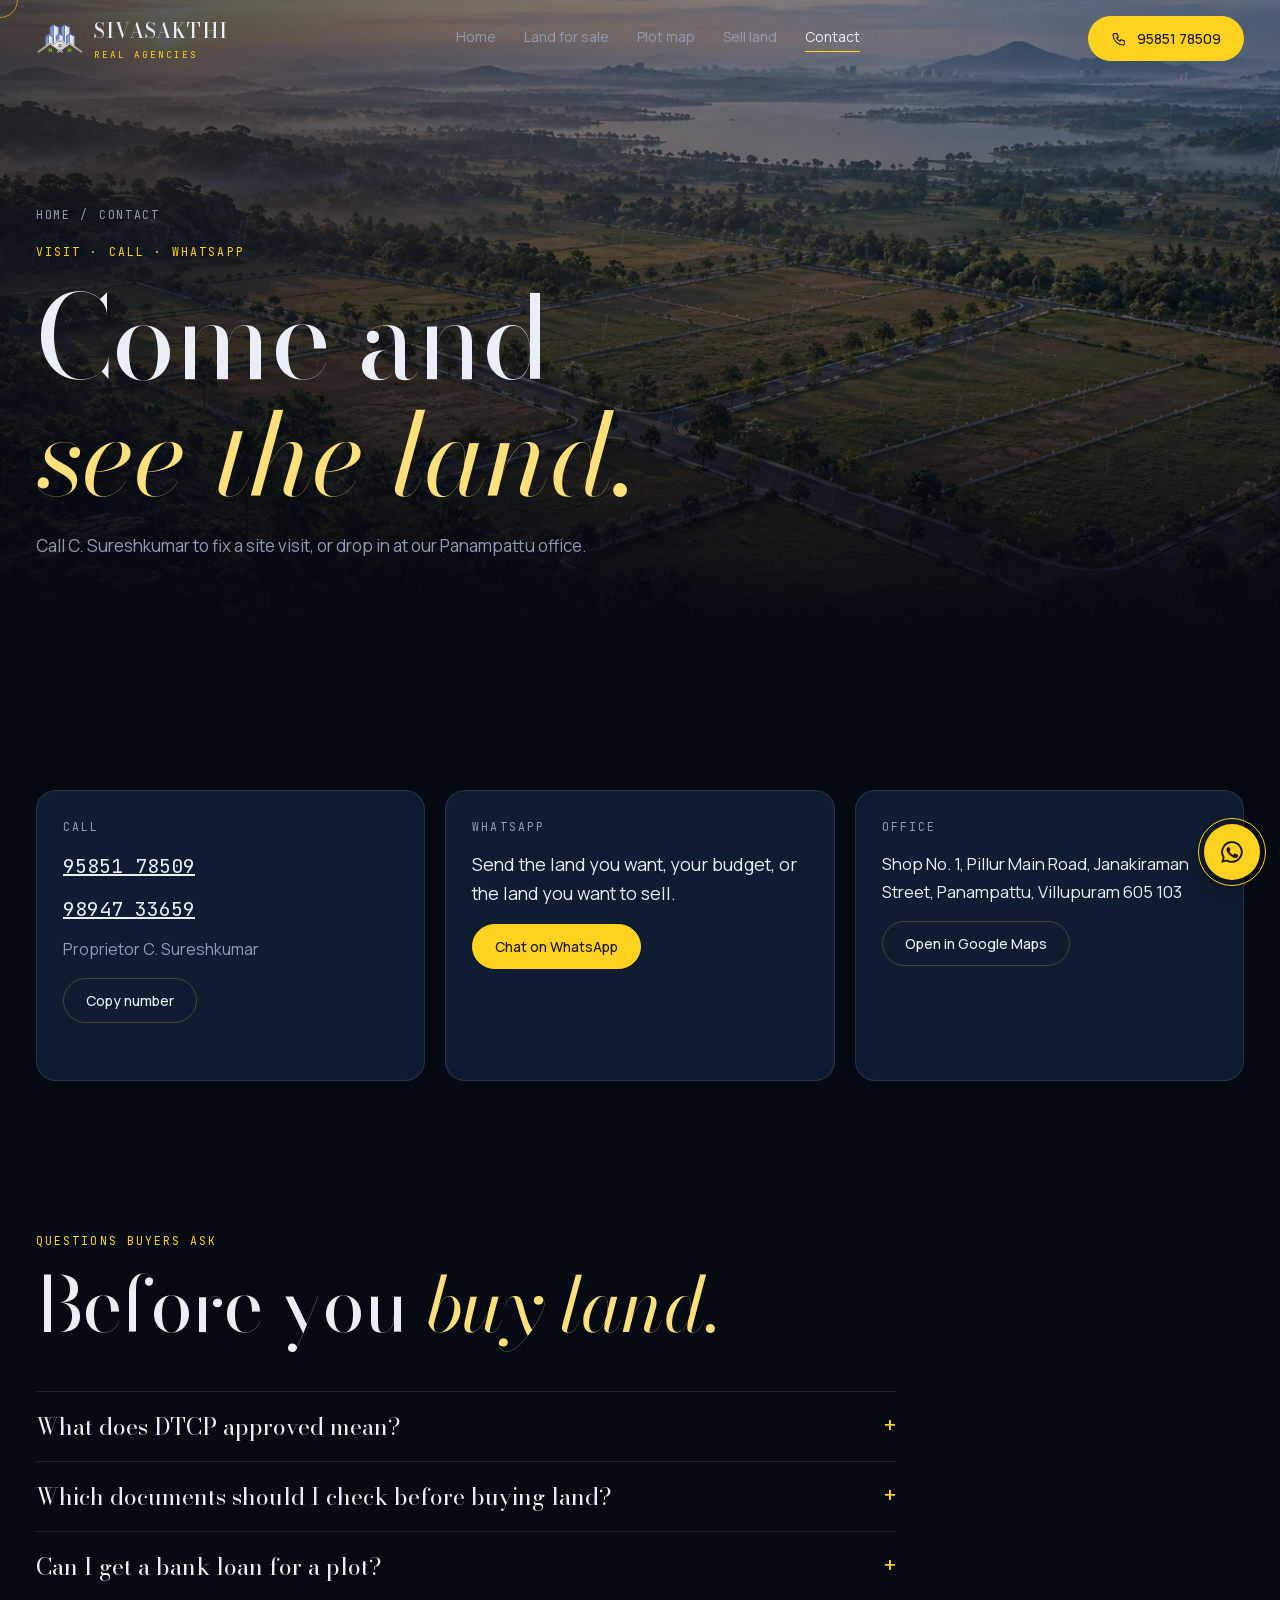
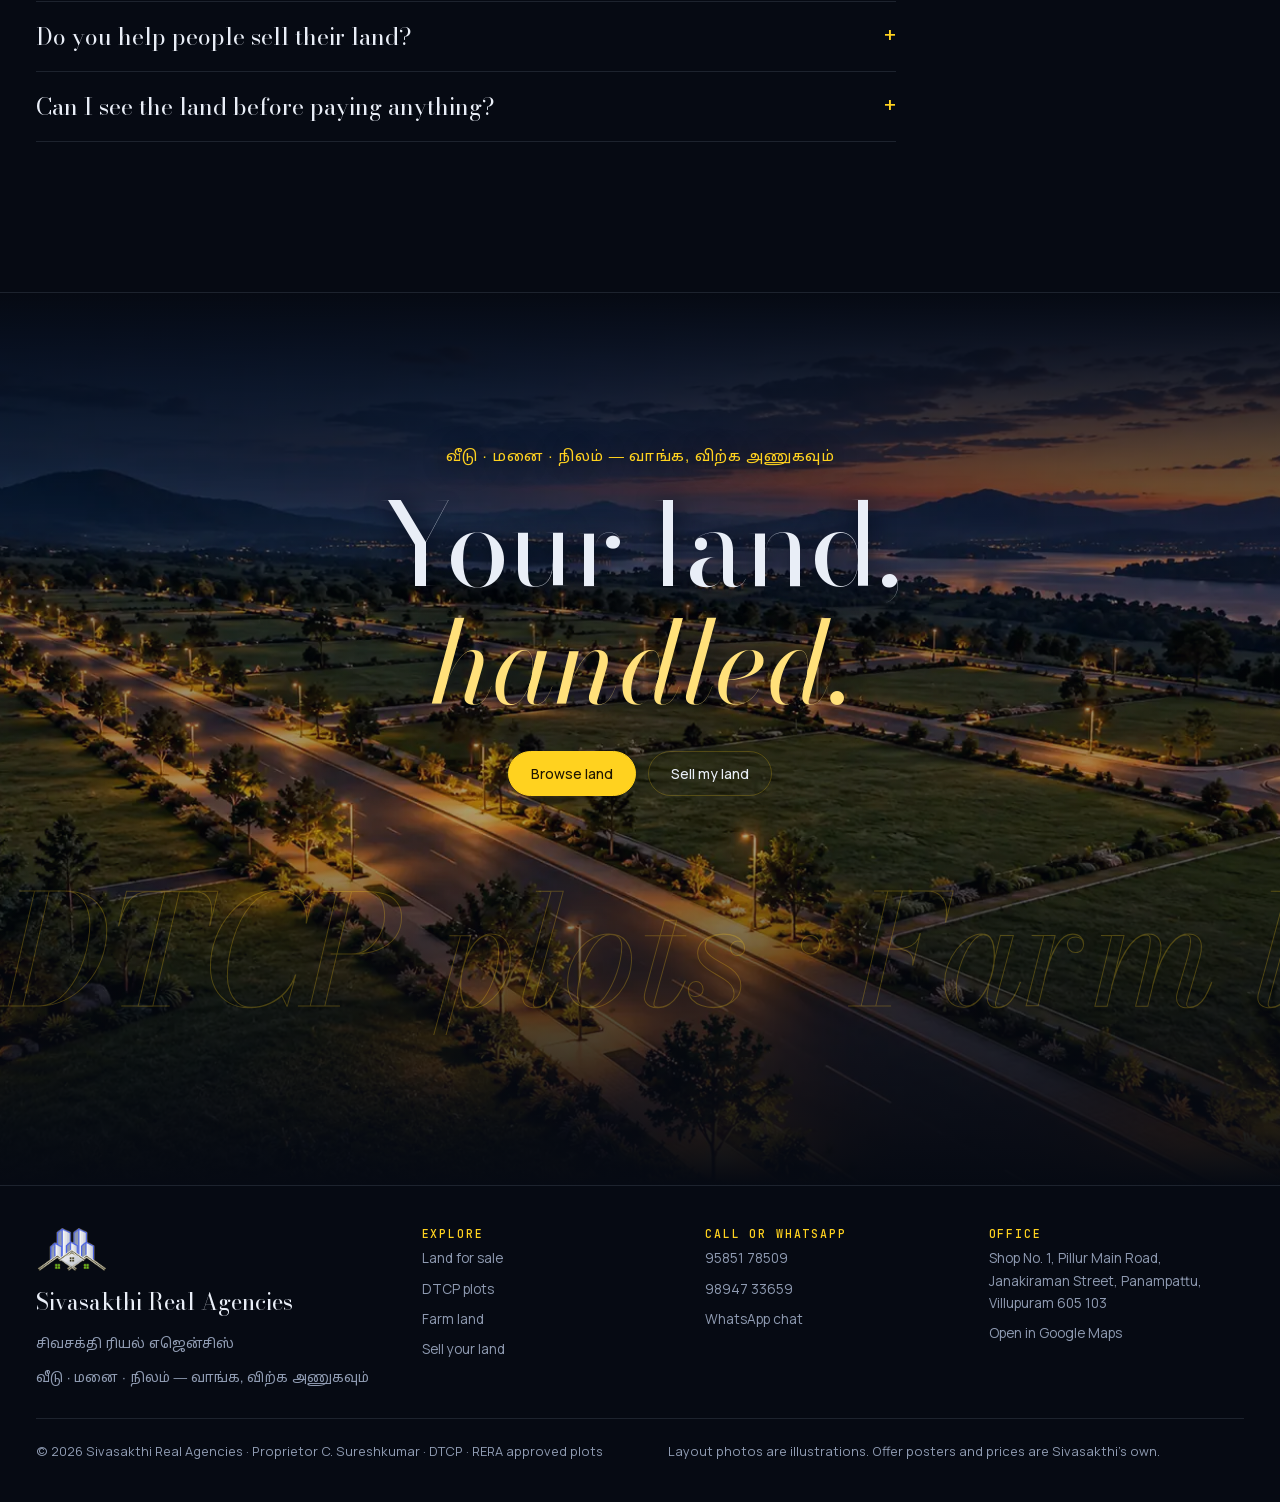
<file: contact.html>
<!doctype html>
<html lang="en">
<head>
<meta charset="utf-8">
<meta name="viewport" content="width=device-width, initial-scale=1, viewport-fit=cover">
<title>Contact Sivasakthi Real Agencies | Panampattu, Villupuram</title>
<meta name="description" content="Call 95851 78509 or 98947 33659, WhatsApp, or visit Shop No. 1, Pillur Main Road, Panampattu, Villupuram 605 103.">
<meta name="theme-color" content="#060A13">
<meta property="og:type" content="website">
<meta property="og:site_name" content="Sivasakthi Real Agencies">
<meta property="og:title" content="Contact Sivasakthi Real Agencies | Panampattu, Villupuram">
<meta property="og:description" content="Call 95851 78509 or 98947 33659, WhatsApp, or visit Shop No. 1, Pillur Main Road, Panampattu, Villupuram 605 103.">
<meta property="og:image" content="https://sivasakthirealagencies.in/assets/img/og-image.jpg">
<meta name="twitter:card" content="summary_large_image">
<meta property="og:url" content="https://sivasakthirealagencies.in/contact.html">
<link rel="canonical" href="https://sivasakthirealagencies.in/contact.html">
<link rel="icon" type="image/png" sizes="32x32" href="assets/img/favicon-32.png?v=4cb961">
<link rel="apple-touch-icon" href="assets/img/apple-touch-icon.png?v=339e50">
<link rel="manifest" href="site.webmanifest">
<link rel="preload" as="font" type="font/woff2" href="assets/fonts/bodoni.woff2" crossorigin>
<link rel="preload" as="font" type="font/woff2" href="assets/fonts/manrope.woff2" crossorigin>
<script>try{if(sessionStorage.getItem("siva-in"))document.documentElement.classList.add("no-splash");sessionStorage.setItem("siva-in","1")}catch(e){}</script>
<link rel="stylesheet" href="assets/css/main.css?v=81fd81c4">


<script type="application/ld+json">
{
 "@context": "https://schema.org",
 "@type": "RealEstateAgent",
 "name": "Sivasakthi Real Agencies",
 "alternateName": "சிவசக்தி ரியல் எஜென்சிஸ்",
 "image": "https://sivasakthirealagencies.in/assets/img/og-image.jpg",
 "logo": "https://sivasakthirealagencies.in/assets/img/logo.png",
 "url": "https://sivasakthirealagencies.in",
 "telephone": [
  "+91 95851 78509",
  "+91 98947 33659"
 ],
 "foundingDate": "2026",
 "founder": {
  "@type": "Person",
  "name": "C. Sureshkumar",
  "jobTitle": "Proprietor"
 },
 "address": {
  "@type": "PostalAddress",
  "streetAddress": "Shop No. 1, Pillur Main Road, Janakiraman Street",
  "addressLocality": "Panampattu, Villupuram",
  "addressRegion": "Tamil Nadu",
  "postalCode": "605103",
  "addressCountry": "IN"
 },
 "areaServed": [
  "Villupuram",
  "Vikravandi",
  "Gingee",
  "Panampattu"
 ],
 "description": "DTCP and RERA approved plots, farm land and houses for sale in Villupuram. We help owners sell land too."
}
</script>
<link rel="preload" as="image" href="assets/img/mistylayout-960.webp?v=951309" imagesrcset="assets/img/mistylayout-960.webp?v=951309 960w, assets/img/mistylayout.webp?v=117aed 1536w" imagesizes="100vw" fetchpriority="high">
</head>
<body>
<div class="splash" aria-hidden="true"><div class="sp-in">
  <img src="assets/img/logo-sm.png?v=702467" alt="" width="96" height="61">
  <b class="sp-name">Sivasakthi</b>
  <span class="sp-sub">REAL AGENCIES</span>
  <span class="sp-ta" lang="ta">வீடு · மனை · நிலம்</span>
  <i class="sp-bar"></i>
</div></div>
<a class="skip" href="#main">Skip to content</a>
<div class="cursor" id="cursor" aria-hidden="true"></div>
<header class="nav" id="nav">
  <div class="wrap">
    <a class="logo" href="index.html" aria-label="Sivasakthi Real Agencies home">
      <img src="assets/img/logo-sm.png?v=702467" alt="" width="48" height="31">
      <span><b>SIVASAKTHI</b><small>REAL AGENCIES</small></span>
    </a>
    <nav aria-label="Main"><ul><li><a href="index.html">Home</a></li><li><a href="properties.html">Land for sale</a></li><li><a href="properties.html#plan">Plot map</a></li><li><a href="sell.html">Sell land</a></li><li><a href="contact.html" aria-current="page">Contact</a></li></ul></nav>
    <div class="nav-right">
      <a class="btn gold magnetic call-btn" href="tel:+919585178509" aria-label="Call 95851 78509"><svg viewBox="0 0 24 24" fill="none" stroke="currentColor" stroke-width="1.7" aria-hidden="true"><path d="M5 4h4l2 5-2.5 1.5a11 11 0 0 0 5 5L15 13l5 2v4a2 2 0 0 1-2 2A16 16 0 0 1 3 6a2 2 0 0 1 2-2Z"/></svg><span>95851 78509</span></a>
      <button class="burger" id="burger" type="button" aria-label="Open menu" aria-expanded="false" aria-controls="menu"><i></i><i></i><i></i></button>
    </div>
  </div>
</header>
<a class="offer-pill" id="offerPill" href="index.html#offers" hidden><span class="op-dot" aria-hidden="true"></span><span><b>Deepavali offer</b> · plots from ₹481/sq.ft</span><button type="button" class="op-x" aria-label="Hide offer">×</button></a>
<div class="menu" id="menu">
  <a href="index.html">Home</a><a href="properties.html">Land for sale</a><a href="properties.html#plan">Plot map</a><a href="sell.html">Sell land</a><a href="contact.html" aria-current="page">Contact</a>
  <div class="menu-foot"><span>Call or WhatsApp</span><a href="tel:+919585178509">95851 78509</a><a href="tel:+919894733659">98947 33659</a></div>
</div>
<main id="main">
<section class="page-hero">
  <div class="bg"><img src="assets/img/mistylayout-960.webp?v=951309" srcset="assets/img/mistylayout-960.webp?v=951309 960w, assets/img/mistylayout.webp?v=117aed 1536w" sizes="100vw" alt="Aerial view of plots with misty hills and a lake at dawn" width="1536" height="864" fetchpriority="high"></div>
  <canvas aria-hidden="true"></canvas>
  <div class="wrap">
    <p class="crumbs"><a href="index.html">Home</a><span aria-hidden="true">/</span><span>Contact</span></p>
    <p class="eyebrow">Visit · Call · WhatsApp</p>
    <h1>Come and <em>see the land.</em></h1>
    <p class="lede">Call C. Sureshkumar to fix a site visit, or drop in at our Panampattu office.</p>
  </div>
</section>
  <section class="block" aria-label="Contact details">
    <div class="wrap contact-grid">
      <div class="c-tile"><p class="eyebrow">Call</p><a class="big" href="tel:+919585178509">95851 78509</a><a class="big" href="tel:+919894733659">98947 33659</a><p>Proprietor C. Sureshkumar</p><button class="btn magnetic" type="button" data-copy="95851 78509" data-out="copyMsg2">Copy number</button><p class="form-msg" id="copyMsg2" role="status"></p></div>
      <div class="c-tile"><p class="eyebrow">WhatsApp</p><p style="color:var(--moon);font-size:1.1rem">Send the land you want, your budget, or the land you want to sell.</p><a class="btn gold magnetic" href="https://wa.me/919585178509?text=Hello%20Sivasakthi%20Real%20Agencies%2C%20I%20would%20like%20to%20know%20about%20your%20plots." target="_blank" rel="noopener">Chat on WhatsApp</a></div>
      <div class="c-tile"><p class="eyebrow">Office</p><p style="color:var(--moon);font-size:1.05rem">Shop No. 1, Pillur Main Road, Janakiraman Street, Panampattu, Villupuram 605 103</p><a class="btn magnetic" href="https://www.google.com/maps/search/?api=1&amp;query=Shop+No.+1+Pillur+Main+Road+Janakiraman+Street+Panampattu+Villupuram+605+103" target="_blank" rel="noopener">Open in Google Maps</a></div>
    </div>
  </section>
  <section class="block" style="padding-top:0" aria-label="Questions"><div class="wrap"><div class="head"><div><p class="eyebrow">Questions buyers ask</p><h2>Before you <em>buy land.</em></h2></div></div><div class="faq"><details><summary>What does DTCP approved mean?</summary><p>The layout has been approved by the Directorate of Town and Country Planning, Tamil Nadu. Roads, open space and plot sizes follow the rules, and banks give loans on approved plots more easily.</p></details><details><summary>Which documents should I check before buying land?</summary><p>Patta and chitta, Adangal or A-register, FMB sketch, a 30-year encumbrance certificate, the chain of parent sale deeds, and the layout approval number. We share copies of all of these before your site visit.</p></details><details><summary>Can I get a bank loan for a plot?</summary><p>Most banks give plot loans on DTCP or RERA approved plots with a clear title. Use the EMI calculator on the land page to plan, and we can help you with the paperwork.</p></details><details><summary>Do you help people sell their land?</summary><p>Yes. We visit the land, give a fair valuation based on recent registrations nearby, check your documents, and bring you serious buyers until registration is done.</p></details><details><summary>Can I see the land before paying anything?</summary><p>Yes. Call or WhatsApp us and we will fix a site visit. You see the land and the documents before any booking amount.</p></details></div></div></section>
  <section class="block closing night-close">
    <div class="bgc night" aria-hidden="true"><img src="assets/img/nightlayout.webp?v=753ca5" srcset="assets/img/nightlayout-960.webp?v=4fc97d 960w, assets/img/nightlayout.webp?v=753ca5 1536w" sizes="100vw" alt="" loading="lazy" width="1536" height="864"><canvas id="nightFx"></canvas></div>
    <div class="wrap">
      <p lang="ta" class="eyebrow ta" style="letter-spacing:.04em;text-transform:none;font-size:.95rem">வீடு · மனை · நிலம் — வாங்க, விற்க அணுகவும்</p>
      <h2>Your land, <em>handled.</em></h2>
      <div class="acts">
        <a class="btn gold magnetic" href="properties.html">Browse land</a>
        <a class="btn magnetic" href="sell.html">Sell my land</a>
      </div>
    </div>
    <div class="marquee" aria-hidden="true"><div>DTCP plots · Farm land · Gated layouts · Commercial land · DTCP plots · Farm land · Gated layouts · Commercial land · </div></div>
  </section>
</main>
<footer>
  <div class="wrap">
    <div class="brandf">
      <img src="assets/img/logo-sm.png?v=702467" alt="" width="72" height="46" loading="lazy">
      <b style="font-family:var(--display);font-size:1.4rem;font-weight:400;color:var(--moon)">Sivasakthi Real Agencies</b>
      <span class="ta" lang="ta">சிவசக்தி ரியல் எஜென்சிஸ்</span>
      <span class="ta" lang="ta">வீடு · மனை · நிலம் — வாங்க, விற்க அணுகவும்</span>
    </div>
    <div><h2 class="fh">Explore</h2><ul><li><a href="properties.html">Land for sale</a></li><li><a href="properties.html?type=plot">DTCP plots</a></li><li><a href="properties.html?type=farm">Farm land</a></li><li><a href="sell.html">Sell your land</a></li></ul></div>
    <div><h2 class="fh">Call or WhatsApp</h2><ul><li><a href="tel:+919585178509">95851 78509</a></li><li><a href="tel:+919894733659">98947 33659</a></li><li><a href="https://wa.me/919585178509" target="_blank" rel="noopener">WhatsApp chat</a></li></ul></div>
    <div><h2 class="fh">Office</h2><ul><li>Shop No. 1, Pillur Main Road, Janakiraman Street, Panampattu, Villupuram 605 103</li><li><a href="https://www.google.com/maps/search/?api=1&amp;query=Shop+No.+1+Pillur+Main+Road+Janakiraman+Street+Panampattu+Villupuram+605+103" target="_blank" rel="noopener">Open in Google Maps</a></li></ul></div>
    <div class="legal"><span>© <span data-year>2026</span> Sivasakthi Real Agencies · Proprietor C. Sureshkumar · DTCP · RERA approved plots</span><span>Layout photos are illustrations. Offer posters and prices are Sivasakthi&#39;s own.</span></div>
  </div>
</footer>
<a class="wa" href="https://wa.me/919585178509" target="_blank" rel="noopener" aria-label="Chat on WhatsApp">
  <svg viewBox="0 0 24 24" fill="currentColor"><path d="M12 2a10 10 0 0 0-8.6 15.1L2 22l5-1.3A10 10 0 1 0 12 2Zm0 18.2a8.2 8.2 0 0 1-4.2-1.1l-.3-.2-3 .8.8-2.9-.2-.3A8.2 8.2 0 1 1 12 20.2Zm4.5-6.1c-.2-.1-1.5-.7-1.7-.8s-.4-.1-.6.1-.6.8-.8 1-.3.2-.5.1a6.7 6.7 0 0 1-3.3-2.9c-.3-.4.3-.4.8-1.4a.5.5 0 0 0 0-.5l-.8-1.8c-.2-.5-.4-.4-.6-.4h-.5a1 1 0 0 0-.7.3 3 3 0 0 0-.9 2.2 5.2 5.2 0 0 0 1.1 2.8 11.9 11.9 0 0 0 4.6 4c1.7.7 2.3.8 3.2.7a2.7 2.7 0 0 0 1.8-1.3 2.2 2.2 0 0 0 .1-1.3c0-.1-.2-.2-.5-.3Z"/></svg>
</a>
<script src="assets/js/data.js?v=fbedc2b7" defer></script>
<script src="assets/js/core.js?v=a057ea4c" defer></script>
<script type="application/ld+json">{"@context": "https://schema.org", "@type": "FAQPage", "mainEntity": [{"@type": "Question", "name": "What does DTCP approved mean?", "acceptedAnswer": {"@type": "Answer", "text": "The layout has been approved by the Directorate of Town and Country Planning, Tamil Nadu. Roads, open space and plot sizes follow the rules, and banks give loans on approved plots more easily."}}, {"@type": "Question", "name": "Which documents should I check before buying land?", "acceptedAnswer": {"@type": "Answer", "text": "Patta and chitta, Adangal or A-register, FMB sketch, a 30-year encumbrance certificate, the chain of parent sale deeds, and the layout approval number. We share copies of all of these before your site visit."}}, {"@type": "Question", "name": "Can I get a bank loan for a plot?", "acceptedAnswer": {"@type": "Answer", "text": "Most banks give plot loans on DTCP or RERA approved plots with a clear title. Use the EMI calculator on the land page to plan, and we can help you with the paperwork."}}, {"@type": "Question", "name": "Do you help people sell their land?", "acceptedAnswer": {"@type": "Answer", "text": "Yes. We visit the land, give a fair valuation based on recent registrations nearby, check your documents, and bring you serious buyers until registration is done."}}, {"@type": "Question", "name": "Can I see the land before paying anything?", "acceptedAnswer": {"@type": "Answer", "text": "Yes. Call or WhatsApp us and we will fix a site visit. You see the land and the documents before any booking amount."}}]}</script>
</body>
</html>
</file>
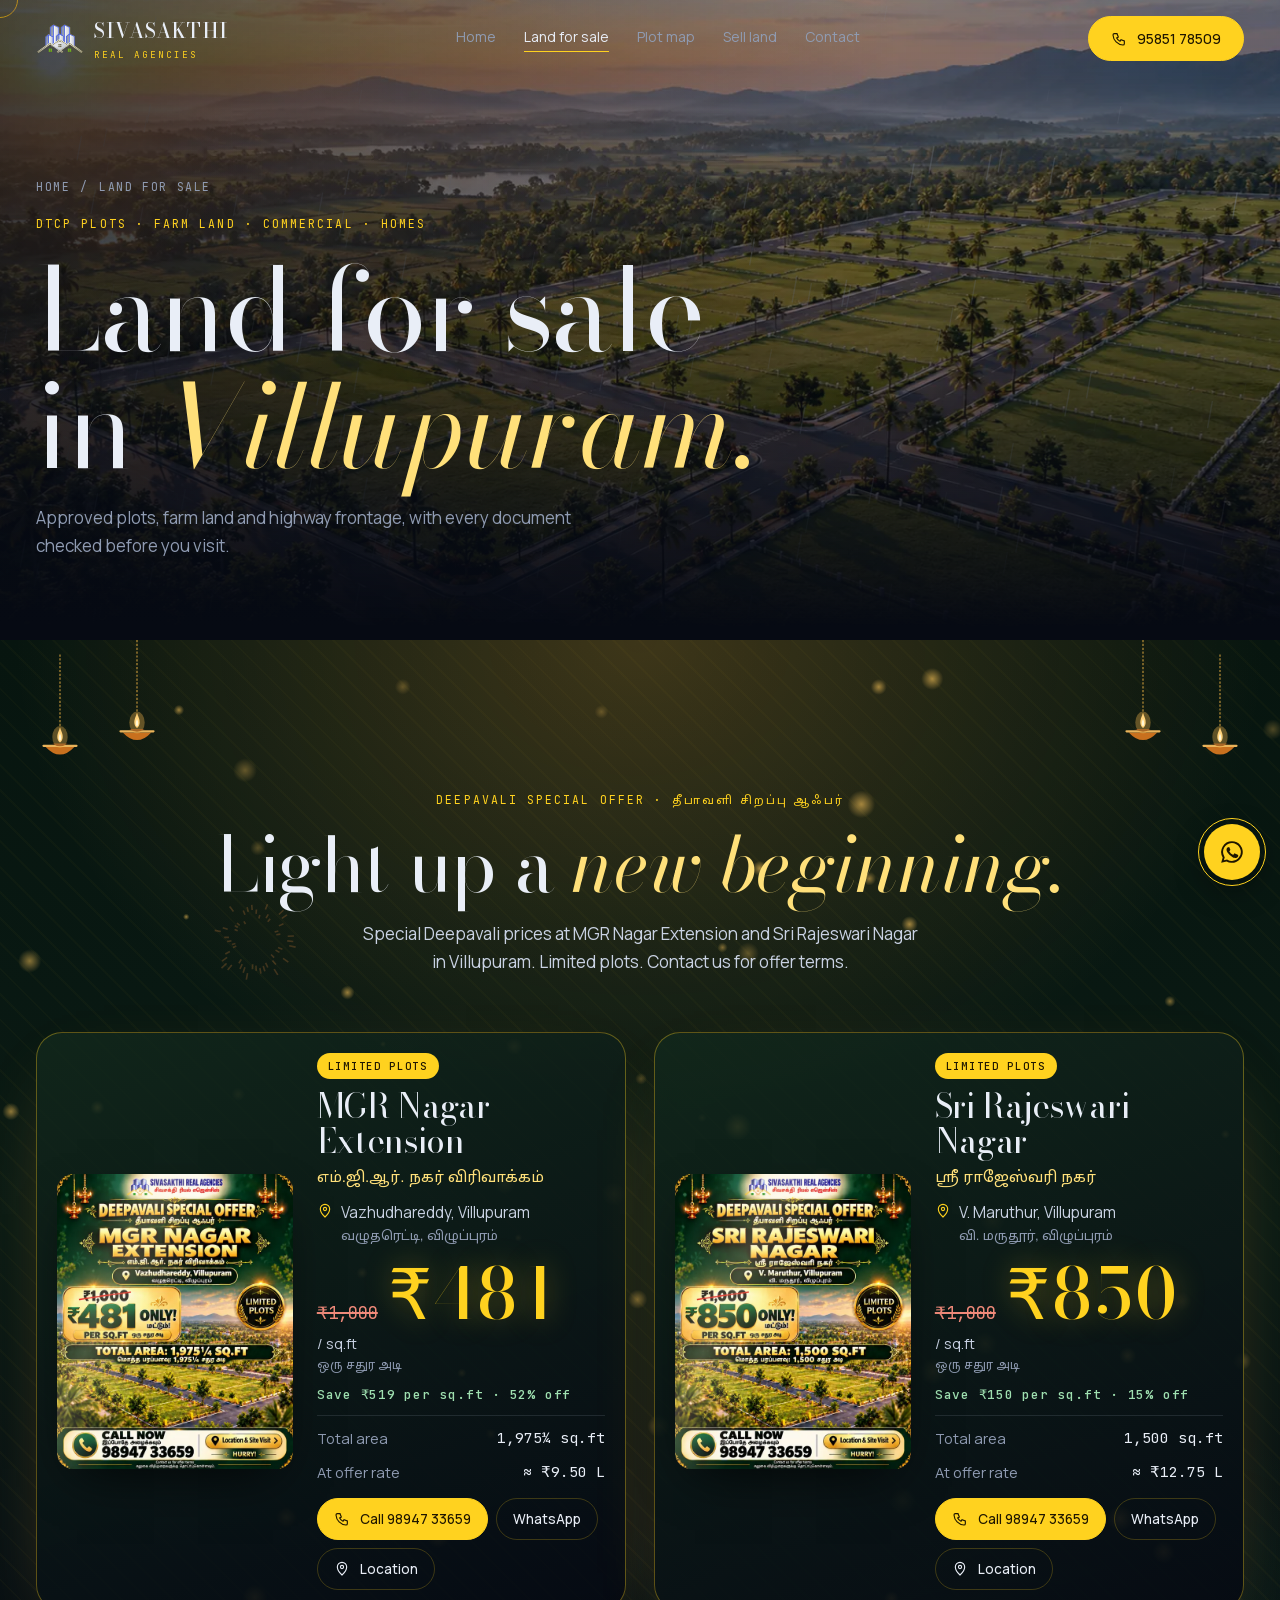
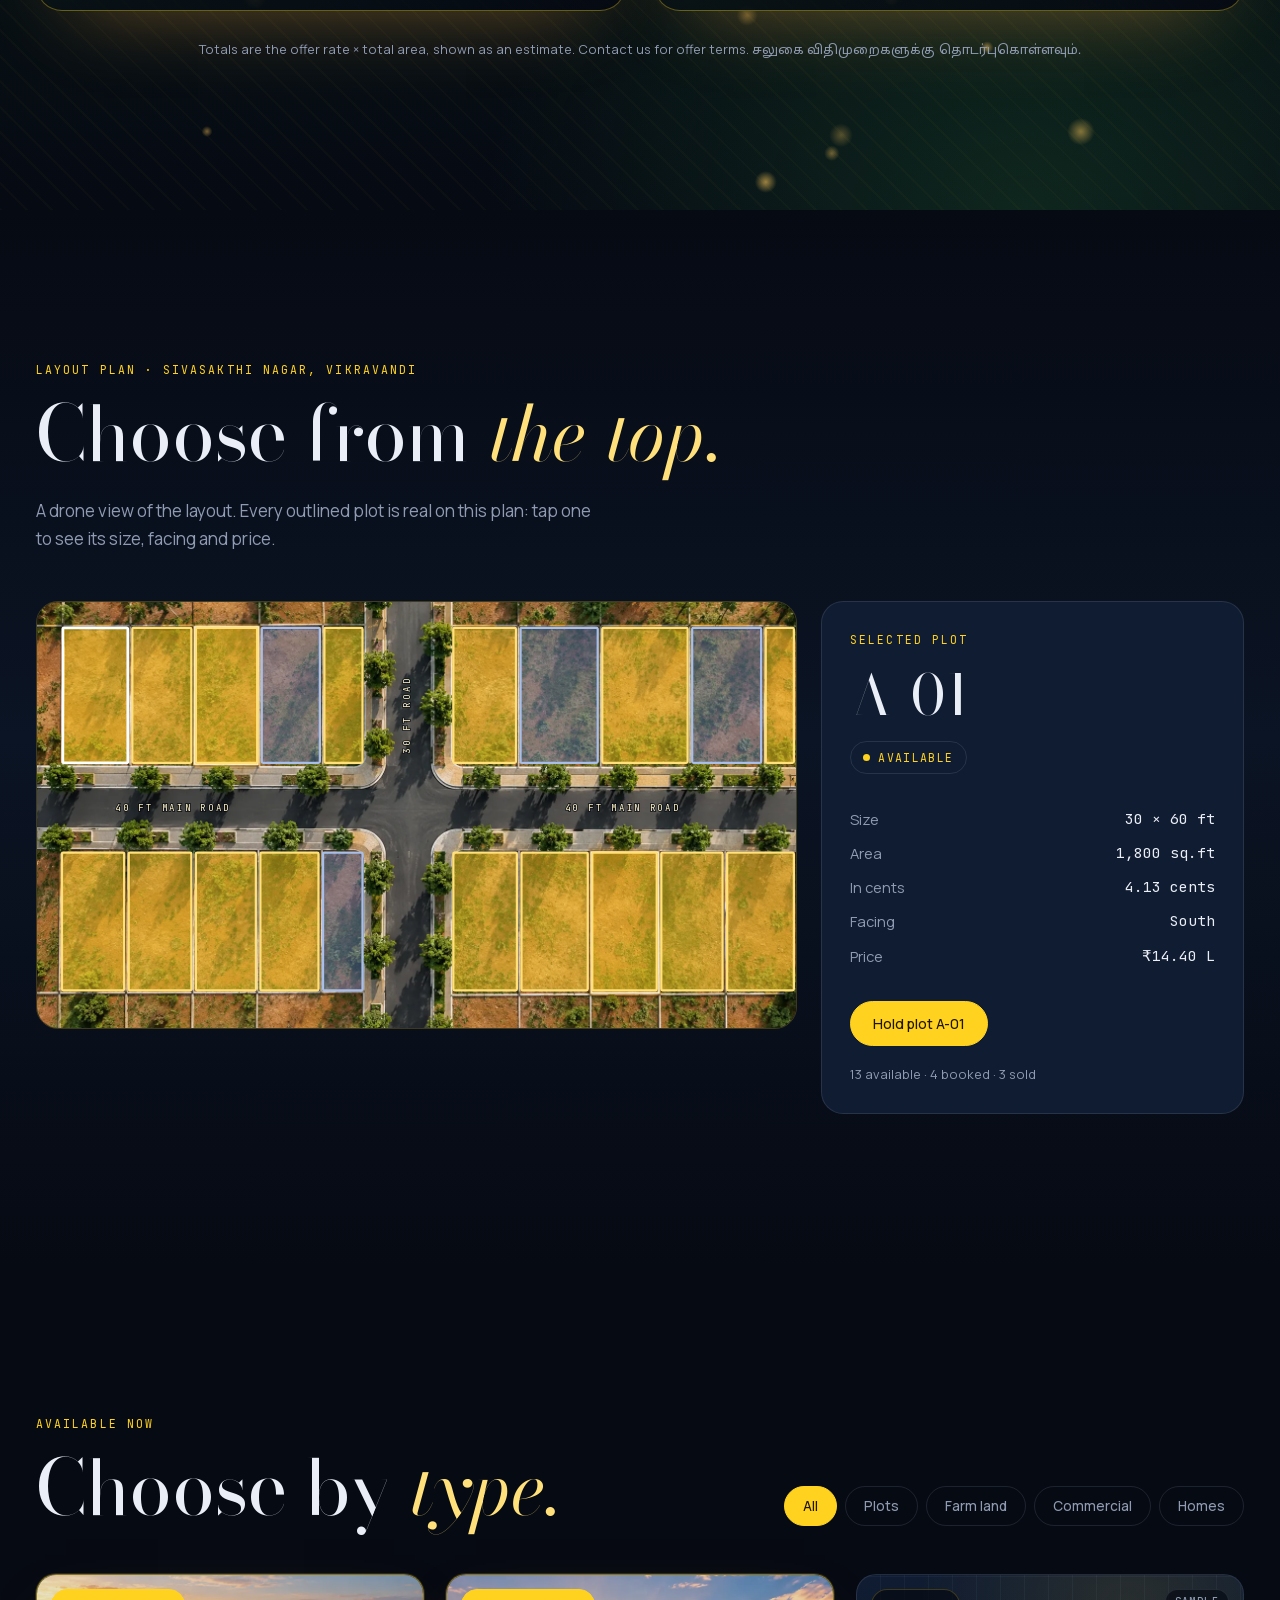
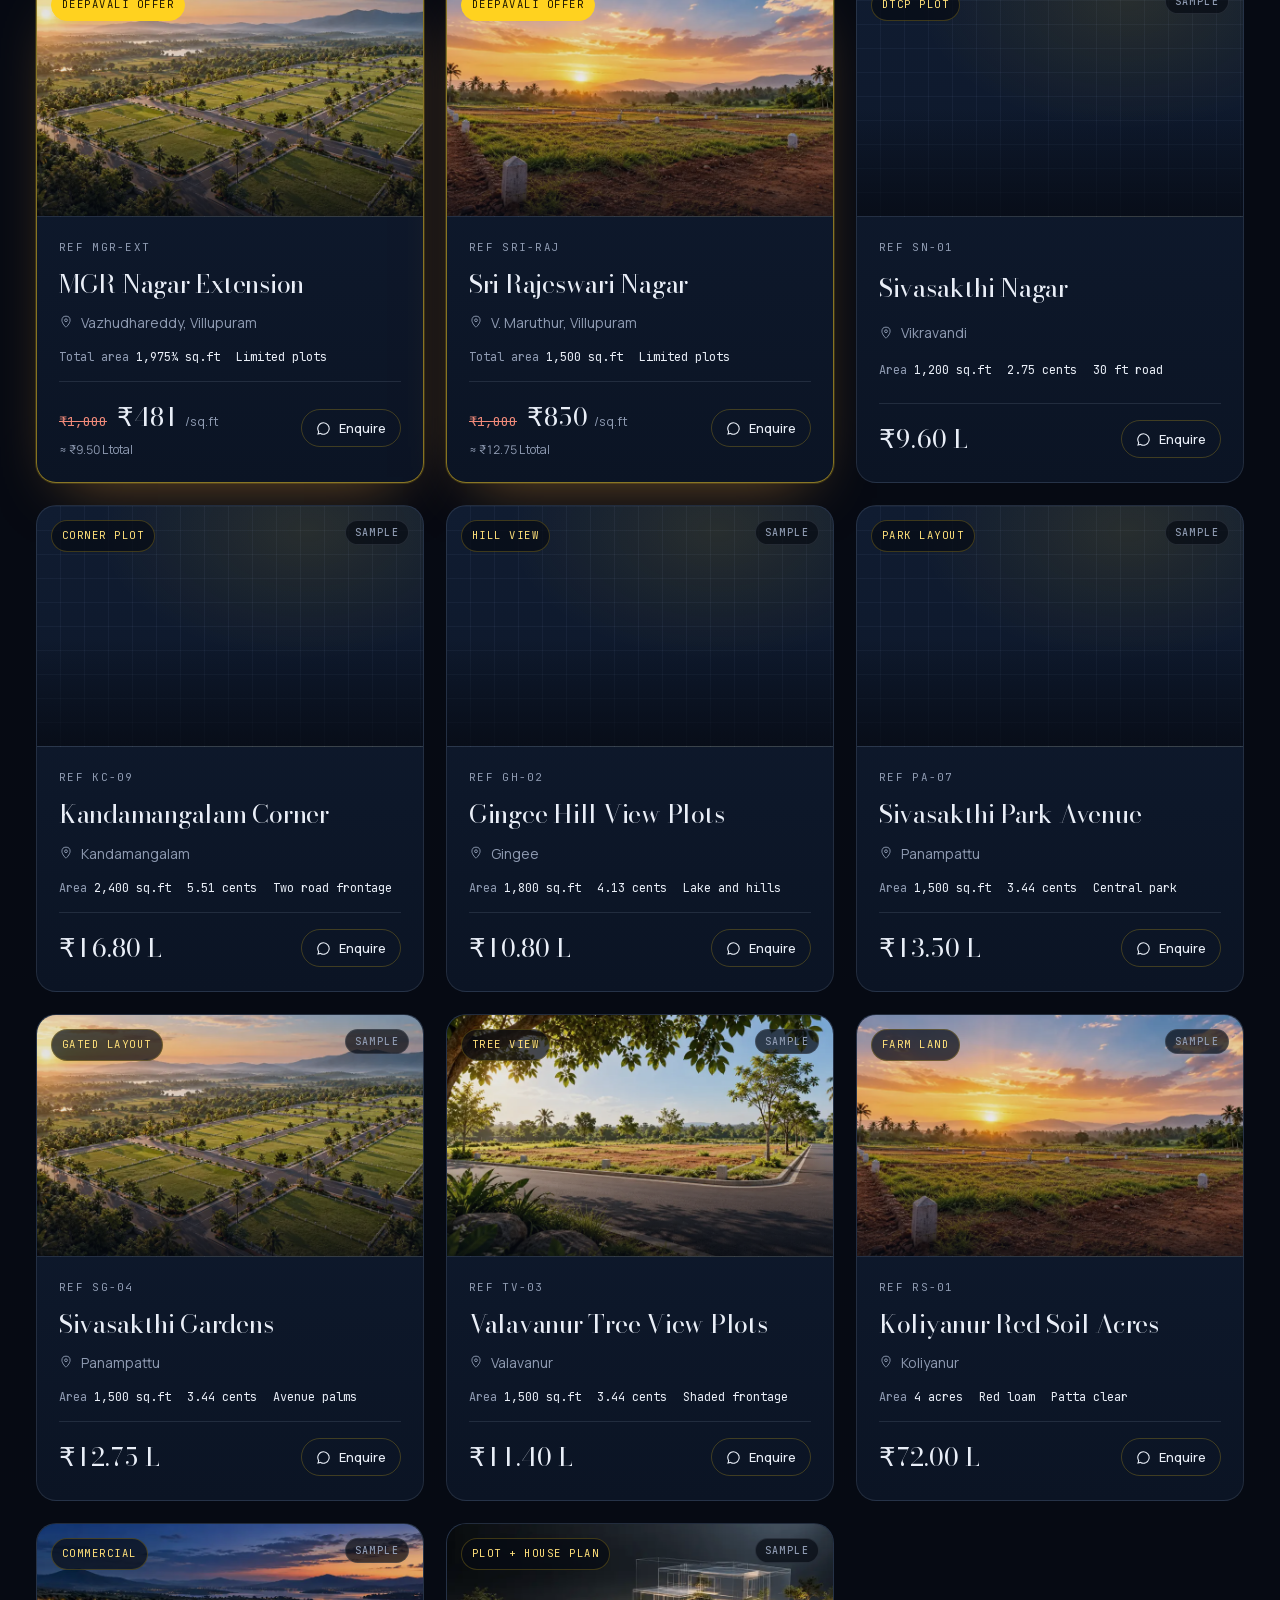
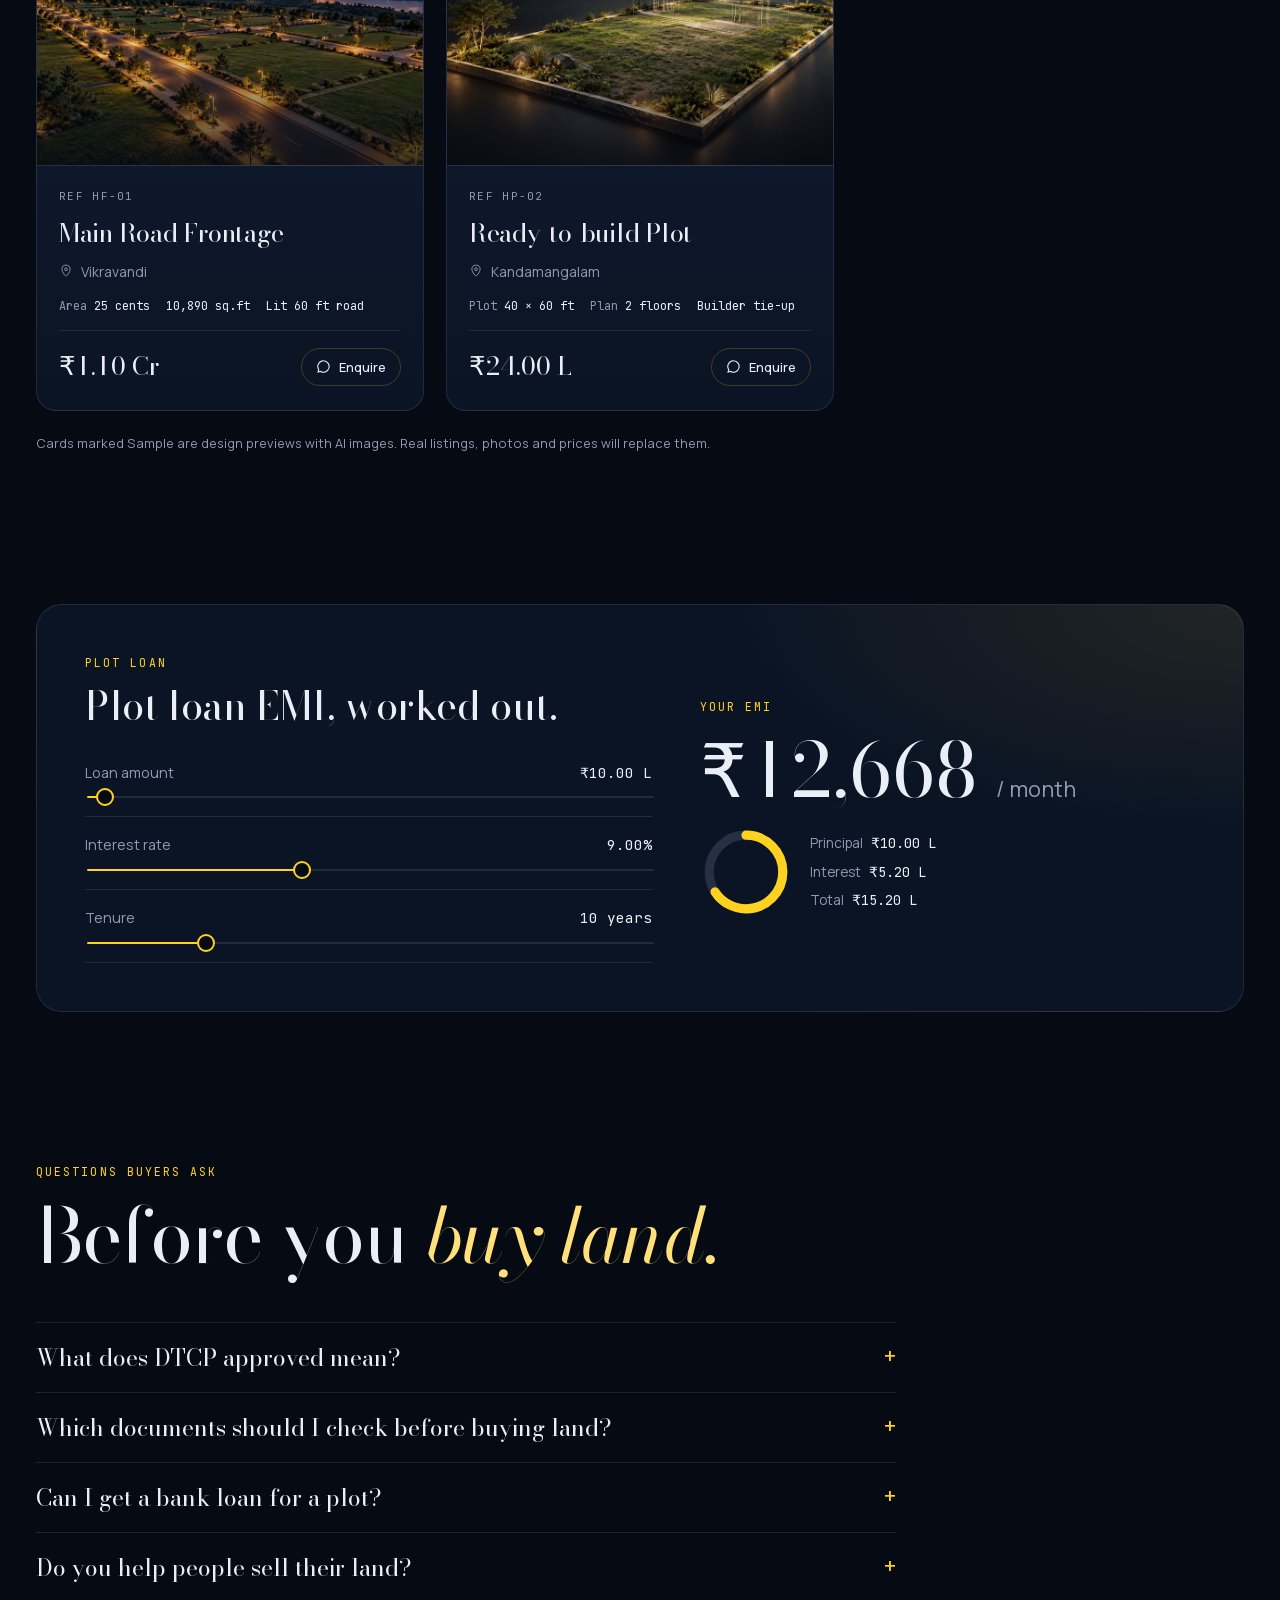
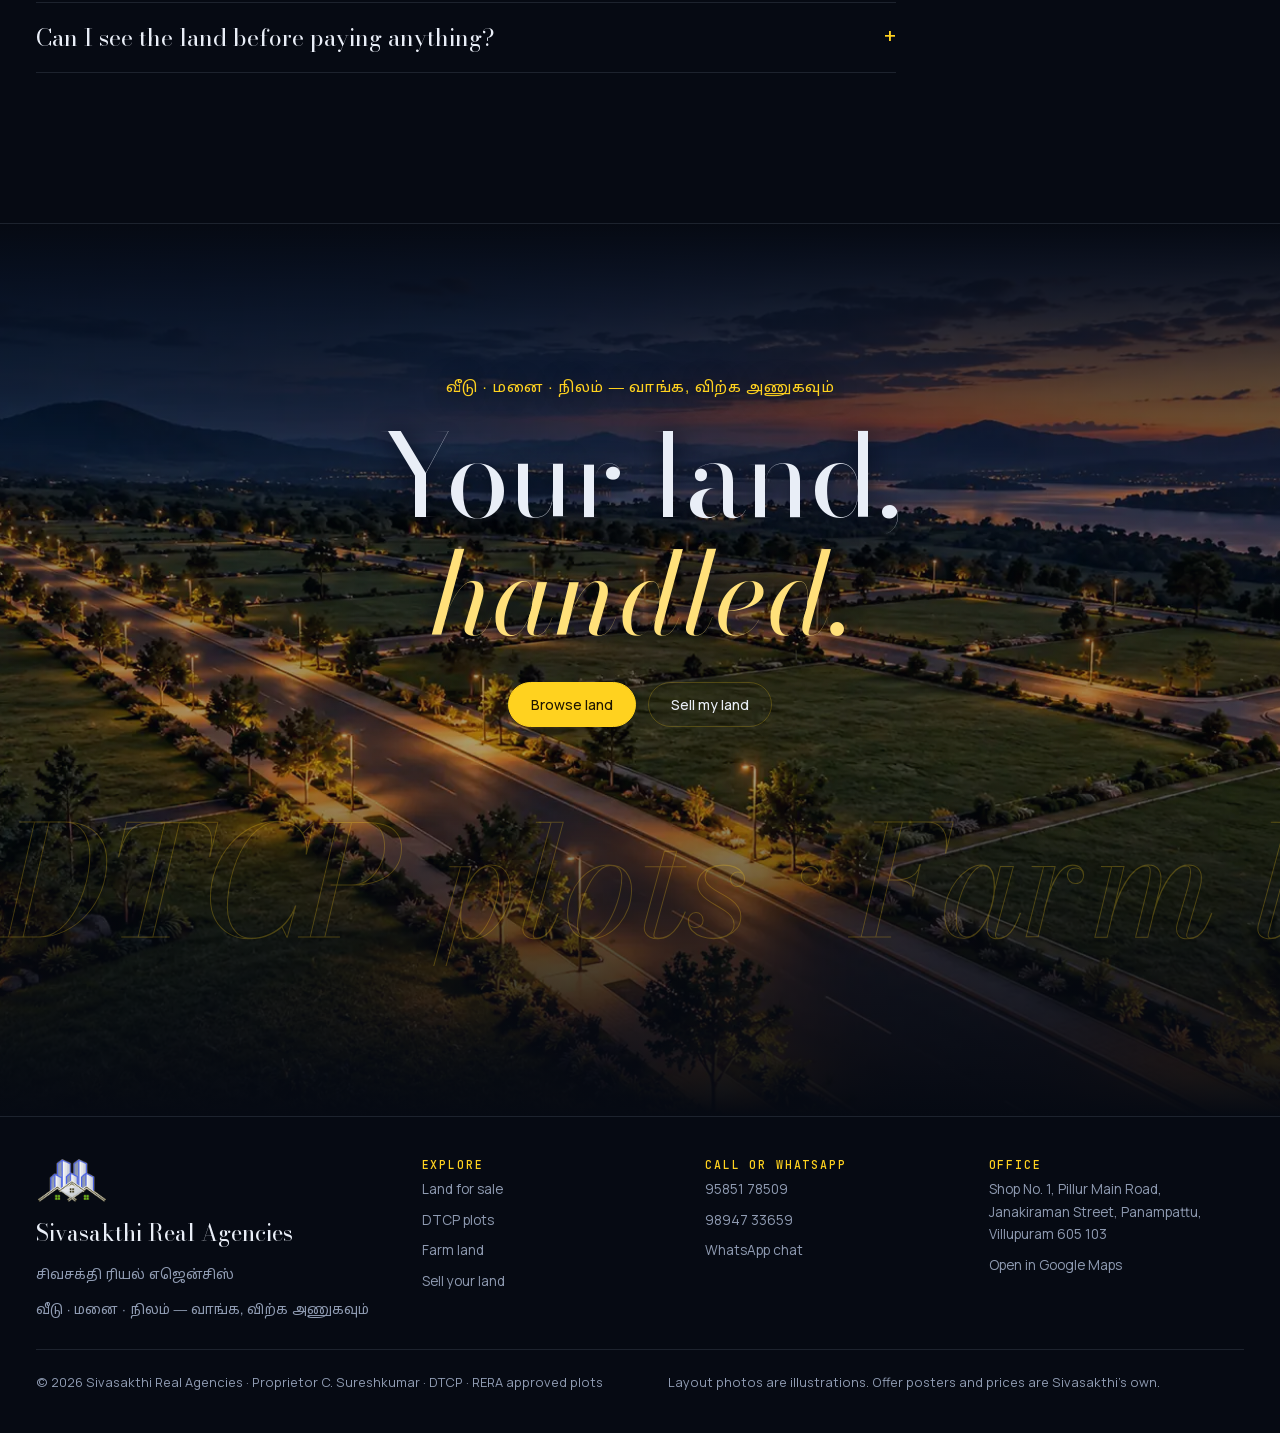
<file: properties.html>
<!doctype html>
<html lang="en">
<head>
<meta charset="utf-8">
<meta name="viewport" content="width=device-width, initial-scale=1, viewport-fit=cover">
<title>Land for sale in Villupuram | Sivasakthi Real Agencies</title>
<meta name="description" content="Browse DTCP approved plots, farm land, commercial land and houses for sale around Villupuram. Enquire on WhatsApp in one tap.">
<meta name="theme-color" content="#060A13">
<meta property="og:type" content="website">
<meta property="og:site_name" content="Sivasakthi Real Agencies">
<meta property="og:title" content="Land for sale in Villupuram | Sivasakthi Real Agencies">
<meta property="og:description" content="Browse DTCP approved plots, farm land, commercial land and houses for sale around Villupuram. Enquire on WhatsApp in one tap.">
<meta property="og:image" content="https://sivasakthirealagencies.in/assets/img/og-image.jpg">
<meta name="twitter:card" content="summary_large_image">
<meta property="og:url" content="https://sivasakthirealagencies.in/properties.html">
<link rel="canonical" href="https://sivasakthirealagencies.in/properties.html">
<link rel="icon" type="image/png" sizes="32x32" href="assets/img/favicon-32.png?v=4cb961">
<link rel="apple-touch-icon" href="assets/img/apple-touch-icon.png?v=339e50">
<link rel="manifest" href="site.webmanifest">
<link rel="preload" as="font" type="font/woff2" href="assets/fonts/bodoni.woff2" crossorigin>
<link rel="preload" as="font" type="font/woff2" href="assets/fonts/manrope.woff2" crossorigin>
<script>try{if(sessionStorage.getItem("siva-in"))document.documentElement.classList.add("no-splash");sessionStorage.setItem("siva-in","1")}catch(e){}</script>
<link rel="stylesheet" href="assets/css/main.css?v=81fd81c4">


<script type="application/ld+json">
{
 "@context": "https://schema.org",
 "@type": "RealEstateAgent",
 "name": "Sivasakthi Real Agencies",
 "alternateName": "சிவசக்தி ரியல் எஜென்சிஸ்",
 "image": "https://sivasakthirealagencies.in/assets/img/og-image.jpg",
 "logo": "https://sivasakthirealagencies.in/assets/img/logo.png",
 "url": "https://sivasakthirealagencies.in",
 "telephone": [
  "+91 95851 78509",
  "+91 98947 33659"
 ],
 "foundingDate": "2026",
 "founder": {
  "@type": "Person",
  "name": "C. Sureshkumar",
  "jobTitle": "Proprietor"
 },
 "address": {
  "@type": "PostalAddress",
  "streetAddress": "Shop No. 1, Pillur Main Road, Janakiraman Street",
  "addressLocality": "Panampattu, Villupuram",
  "addressRegion": "Tamil Nadu",
  "postalCode": "605103",
  "addressCountry": "IN"
 },
 "areaServed": [
  "Villupuram",
  "Vikravandi",
  "Gingee",
  "Panampattu"
 ],
 "description": "DTCP and RERA approved plots, farm land and houses for sale in Villupuram. We help owners sell land too."
}
</script>
<link rel="preload" as="image" href="assets/img/aerial-960.webp?v=dbb1d9" imagesrcset="assets/img/aerial-960.webp?v=dbb1d9 960w, assets/img/aerial.webp?v=8f3699 1536w" imagesizes="100vw" fetchpriority="high">
</head>
<body>
<div class="splash" aria-hidden="true"><div class="sp-in">
  <img src="assets/img/logo-sm.png?v=702467" alt="" width="96" height="61">
  <b class="sp-name">Sivasakthi</b>
  <span class="sp-sub">REAL AGENCIES</span>
  <span class="sp-ta" lang="ta">வீடு · மனை · நிலம்</span>
  <i class="sp-bar"></i>
</div></div>
<a class="skip" href="#main">Skip to content</a>
<div class="cursor" id="cursor" aria-hidden="true"></div>
<header class="nav" id="nav">
  <div class="wrap">
    <a class="logo" href="index.html" aria-label="Sivasakthi Real Agencies home">
      <img src="assets/img/logo-sm.png?v=702467" alt="" width="48" height="31">
      <span><b>SIVASAKTHI</b><small>REAL AGENCIES</small></span>
    </a>
    <nav aria-label="Main"><ul><li><a href="index.html">Home</a></li><li><a href="properties.html" aria-current="page">Land for sale</a></li><li><a href="properties.html#plan">Plot map</a></li><li><a href="sell.html">Sell land</a></li><li><a href="contact.html">Contact</a></li></ul></nav>
    <div class="nav-right">
      <a class="btn gold magnetic call-btn" href="tel:+919585178509" aria-label="Call 95851 78509"><svg viewBox="0 0 24 24" fill="none" stroke="currentColor" stroke-width="1.7" aria-hidden="true"><path d="M5 4h4l2 5-2.5 1.5a11 11 0 0 0 5 5L15 13l5 2v4a2 2 0 0 1-2 2A16 16 0 0 1 3 6a2 2 0 0 1 2-2Z"/></svg><span>95851 78509</span></a>
      <button class="burger" id="burger" type="button" aria-label="Open menu" aria-expanded="false" aria-controls="menu"><i></i><i></i><i></i></button>
    </div>
  </div>
</header>
<a class="offer-pill" id="offerPill" href="index.html#offers" hidden><span class="op-dot" aria-hidden="true"></span><span><b>Deepavali offer</b> · plots from ₹481/sq.ft</span><button type="button" class="op-x" aria-label="Hide offer">×</button></a>
<div class="menu" id="menu">
  <a href="index.html">Home</a><a href="properties.html" aria-current="page">Land for sale</a><a href="properties.html#plan">Plot map</a><a href="sell.html">Sell land</a><a href="contact.html">Contact</a>
  <div class="menu-foot"><span>Call or WhatsApp</span><a href="tel:+919585178509">95851 78509</a><a href="tel:+919894733659">98947 33659</a></div>
</div>
<main id="main">
<section class="page-hero">
  <div class="bg"><img src="assets/img/aerial-960.webp?v=dbb1d9" srcset="assets/img/aerial-960.webp?v=dbb1d9 960w, assets/img/aerial.webp?v=8f3699 1536w" sizes="100vw" alt="Aerial view of a plot layout with tar roads and palm trees at sunrise" width="1536" height="864" fetchpriority="high"></div>
  <canvas aria-hidden="true"></canvas>
  <div class="wrap">
    <p class="crumbs"><a href="index.html">Home</a><span aria-hidden="true">/</span><span>Land for sale</span></p>
    <p class="eyebrow">DTCP plots · Farm land · Commercial · Homes</p>
    <h1>Land for sale in <em>Villupuram.</em></h1>
    <p class="lede">Approved plots, farm land and highway frontage, with every document checked before you visit.</p>
  </div>
</section>
  <section class="offers" id="offers" aria-label="Deepavali special offer">
    <canvas id="festFx" aria-hidden="true"></canvas>
    <div class="diyas" aria-hidden="true"><svg class="diya" viewBox="0 0 80 220" aria-hidden="true"><line x1="40" y1="0" x2="40" y2="150" stroke="#C99A3B" stroke-width="2" stroke-dasharray="4 3"/><path d="M14 168 Q40 196 66 168 Z" fill="#C8701E"/><path d="M10 166 H70" stroke="#E9B35A" stroke-width="4" stroke-linecap="round"/><path d="M26 162 Q40 172 54 162" fill="#7A3A10"/><g class="flame"><ellipse cx="40" cy="150" rx="14" ry="20" fill="rgba(255,190,80,.35)"/><path d="M40 134 C47 146 46 156 40 160 C34 156 33 146 40 134 Z" fill="#FFD27A"/><path d="M40 143 C43 149 43 155 40 157 C37 155 37 149 40 143 Z" fill="#FFF6D8"/></g></svg><svg class="diya" viewBox="0 0 80 220" aria-hidden="true"><line x1="40" y1="0" x2="40" y2="150" stroke="#C99A3B" stroke-width="2" stroke-dasharray="4 3"/><path d="M14 168 Q40 196 66 168 Z" fill="#C8701E"/><path d="M10 166 H70" stroke="#E9B35A" stroke-width="4" stroke-linecap="round"/><path d="M26 162 Q40 172 54 162" fill="#7A3A10"/><g class="flame"><ellipse cx="40" cy="150" rx="14" ry="20" fill="rgba(255,190,80,.35)"/><path d="M40 134 C47 146 46 156 40 160 C34 156 33 146 40 134 Z" fill="#FFD27A"/><path d="M40 143 C43 149 43 155 40 157 C37 155 37 149 40 143 Z" fill="#FFF6D8"/></g></svg><svg class="diya" viewBox="0 0 80 220" aria-hidden="true"><line x1="40" y1="0" x2="40" y2="150" stroke="#C99A3B" stroke-width="2" stroke-dasharray="4 3"/><path d="M14 168 Q40 196 66 168 Z" fill="#C8701E"/><path d="M10 166 H70" stroke="#E9B35A" stroke-width="4" stroke-linecap="round"/><path d="M26 162 Q40 172 54 162" fill="#7A3A10"/><g class="flame"><ellipse cx="40" cy="150" rx="14" ry="20" fill="rgba(255,190,80,.35)"/><path d="M40 134 C47 146 46 156 40 160 C34 156 33 146 40 134 Z" fill="#FFD27A"/><path d="M40 143 C43 149 43 155 40 157 C37 155 37 149 40 143 Z" fill="#FFF6D8"/></g></svg><svg class="diya" viewBox="0 0 80 220" aria-hidden="true"><line x1="40" y1="0" x2="40" y2="150" stroke="#C99A3B" stroke-width="2" stroke-dasharray="4 3"/><path d="M14 168 Q40 196 66 168 Z" fill="#C8701E"/><path d="M10 166 H70" stroke="#E9B35A" stroke-width="4" stroke-linecap="round"/><path d="M26 162 Q40 172 54 162" fill="#7A3A10"/><g class="flame"><ellipse cx="40" cy="150" rx="14" ry="20" fill="rgba(255,190,80,.35)"/><path d="M40 134 C47 146 46 156 40 160 C34 156 33 146 40 134 Z" fill="#FFD27A"/><path d="M40 143 C43 149 43 155 40 157 C37 155 37 149 40 143 Z" fill="#FFF6D8"/></g></svg></div>
    <div class="wrap">
      <div class="offers-head">
        <p class="eyebrow">Deepavali special offer · <span class="ta" lang="ta">தீபாவளி சிறப்பு ஆஃபர்</span></p>
        <h2>Light up a <em>new beginning.</em></h2>
        <p class="lede">Special Deepavali prices at MGR Nagar Extension and Sri Rajeswari Nagar in Villupuram. Limited plots. Contact us for offer terms.</p>
      </div>
      <div class="offer-grid" id="offerGrid">
        <p class="note">MGR Nagar Extension, Vazhudhareddy: ₹481 per sq.ft (was ₹1,000). Sri Rajeswari Nagar, V. Maruthur: ₹850 per sq.ft (was ₹1,000). Call 98947 33659.</p>
      </div>
      <p class="note offers-terms">Totals are the offer rate × total area, shown as an estimate. Contact us for offer terms. <span class="ta" lang="ta">சலுகை விதிமுறைகளுக்கு தொடர்புகொள்ளவும்.</span></p>
    </div>
    <dialog class="poster-box" id="posterBox" aria-label="Offer poster"><button class="pb-close" type="button" data-close aria-label="Close poster">×</button><img alt="" decoding="async"></dialog>
  </section>
  <section class="block plan-sec" id="plan" aria-label="Layout plan">
    <div class="wrap">
      <div class="head">
        <div>
          <p class="eyebrow">Layout plan · Sivasakthi Nagar, Vikravandi</p>
          <h2>Choose from <em>the top.</em></h2>
        </div>
        <p class="lede">A drone view of the layout. Every outlined plot is real on this plan: tap one to see its size, facing and price.</p>
      </div>
      <div class="plan-grid">
        <div class="plan-stage" id="planStage">
          <img src="assets/img/topdown-960.webp?v=ea7f35" srcset="assets/img/topdown-960.webp?v=ea7f35 960w, assets/img/topdown.webp?v=2f1a69 1536w" sizes="(min-width:1240px) 1200px, 100vw" alt="Top-down drone view of plots around a road junction" width="1536" height="864" loading="lazy" decoding="async">
          <svg class="plan" id="planSvg" viewBox="0 0 1672 941" preserveAspectRatio="none" role="group" aria-label="Plots on the layout plan">
            <g class="plan-plots"></g>
            <g class="plan-labels"><text x="300" y="462">40 FT MAIN ROAD</text><text x="1290" y="462">40 FT MAIN ROAD</text><text x="822" y="250" transform="rotate(-90 822 250)">30 FT ROAD</text></g>
          </svg>
          <div class="plan-tip" id="planTip" hidden></div>
        </div>
        <aside class="plot-info" aria-live="polite">
          <p class="eyebrow">Selected plot</p>
          <div class="pid" id="qId">A-03</div>
          <span class="status" id="qStatus" style="color:#FFD21F">Available</span>
          <dl class="kv">
            <dt>Size</dt><dd id="qSize">30 × 60 ft</dd>
            <dt>Area</dt><dd id="qArea">1,800 sq.ft</dd>
            <dt>In cents</dt><dd id="qCents">4.13 cents</dd>
            <dt>Facing</dt><dd id="qFace">South</dd>
            <dt>Price</dt><dd id="qPrice">₹14.40 L</dd>
          </dl>
          <a class="btn gold magnetic" id="qHold" href="https://wa.me/919585178509" target="_blank" rel="noopener" style="justify-self:start">Hold this plot</a>
          <p class="note" style="margin:0" id="qCount"></p>
        </aside>
      </div>
    </div>
  </section>
  <section class="block" id="listings">
    <div class="wrap">
      <div class="head">
        <div>
          <p class="eyebrow">Available now</p>
          <h2>Choose by <em>type.</em></h2>
        </div>
        <div class="filters" role="group" aria-label="Filter properties">
          <button type="button" aria-pressed="true" data-f="all">All</button>
          <button type="button" aria-pressed="false" data-f="plot">Plots</button>
          <button type="button" aria-pressed="false" data-f="farm">Farm land</button>
          <button type="button" aria-pressed="false" data-f="commercial">Commercial</button>
          <button type="button" aria-pressed="false" data-f="home">Homes</button>
        </div>
      </div>
      <div class="grid" id="grid" aria-live="polite"></div>
      <p class="note" id="sampleNote">Cards marked Sample are design previews with AI images. Real listings, photos and prices will replace them.</p>
      
    </div>
  </section>
  <section class="block" id="emi" style="padding-top:0">
    <div class="wrap">
      <div class="emi">
        <div>
          <p class="eyebrow">Plot loan</p>
          <h2 style="margin:14px 0 18px;font-size:var(--s3)">Plot loan EMI, worked out.</h2>
          <div class="slider"><div class="top"><span>Loan amount</span><output id="oAmt" for="rAmt"></output></div><input type="range" id="rAmt" min="500000" max="30000000" step="100000" value="1000000" aria-label="Loan amount"></div>
          <div class="slider"><div class="top"><span>Interest rate</span><output id="oRate" for="rRate"></output></div><input type="range" id="rRate" min="6" max="14" step="0.05" value="9" aria-label="Interest rate"></div>
          <div class="slider"><div class="top"><span>Tenure</span><output id="oYrs" for="rYrs"></output></div><input type="range" id="rYrs" min="5" max="30" step="1" value="10" aria-label="Tenure in years"></div>
        </div>
        <div class="emi-out">
          <p class="eyebrow">Your EMI</p>
          <div class="big" id="emiVal">₹0 <small>/ month</small></div>
          <div class="ring">
            <svg viewBox="0 0 100 100" aria-hidden="true"><circle cx="50" cy="50" r="40" fill="none" stroke="rgba(196,210,235,.15)" stroke-width="10"/><circle id="ringArc" cx="50" cy="50" r="40" fill="none" stroke="#FFD21F" stroke-width="10" stroke-dasharray="251.3" stroke-dashoffset="0" transform="rotate(-90 50 50)" stroke-linecap="round"/></svg>
            <dl><div><dt>Principal</dt><dd id="ePrin"></dd></div><div><dt>Interest</dt><dd id="eInt"></dd></div><div><dt>Total</dt><dd id="eTot"></dd></div></dl>
          </div>
        </div>
      </div>
    </div>
  </section>
  <section class="block" style="padding-top:0" aria-label="Questions"><div class="wrap"><div class="head"><div><p class="eyebrow">Questions buyers ask</p><h2>Before you <em>buy land.</em></h2></div></div><div class="faq"><details><summary>What does DTCP approved mean?</summary><p>The layout has been approved by the Directorate of Town and Country Planning, Tamil Nadu. Roads, open space and plot sizes follow the rules, and banks give loans on approved plots more easily.</p></details><details><summary>Which documents should I check before buying land?</summary><p>Patta and chitta, Adangal or A-register, FMB sketch, a 30-year encumbrance certificate, the chain of parent sale deeds, and the layout approval number. We share copies of all of these before your site visit.</p></details><details><summary>Can I get a bank loan for a plot?</summary><p>Most banks give plot loans on DTCP or RERA approved plots with a clear title. Use the EMI calculator on the land page to plan, and we can help you with the paperwork.</p></details><details><summary>Do you help people sell their land?</summary><p>Yes. We visit the land, give a fair valuation based on recent registrations nearby, check your documents, and bring you serious buyers until registration is done.</p></details><details><summary>Can I see the land before paying anything?</summary><p>Yes. Call or WhatsApp us and we will fix a site visit. You see the land and the documents before any booking amount.</p></details></div></div></section>
  <section class="block closing night-close">
    <div class="bgc night" aria-hidden="true"><img src="assets/img/nightlayout.webp?v=753ca5" srcset="assets/img/nightlayout-960.webp?v=4fc97d 960w, assets/img/nightlayout.webp?v=753ca5 1536w" sizes="100vw" alt="" loading="lazy" width="1536" height="864"><canvas id="nightFx"></canvas></div>
    <div class="wrap">
      <p lang="ta" class="eyebrow ta" style="letter-spacing:.04em;text-transform:none;font-size:.95rem">வீடு · மனை · நிலம் — வாங்க, விற்க அணுகவும்</p>
      <h2>Your land, <em>handled.</em></h2>
      <div class="acts">
        <a class="btn gold magnetic" href="properties.html">Browse land</a>
        <a class="btn magnetic" href="sell.html">Sell my land</a>
      </div>
    </div>
    <div class="marquee" aria-hidden="true"><div>DTCP plots · Farm land · Gated layouts · Commercial land · DTCP plots · Farm land · Gated layouts · Commercial land · </div></div>
  </section>
</main>
<footer>
  <div class="wrap">
    <div class="brandf">
      <img src="assets/img/logo-sm.png?v=702467" alt="" width="72" height="46" loading="lazy">
      <b style="font-family:var(--display);font-size:1.4rem;font-weight:400;color:var(--moon)">Sivasakthi Real Agencies</b>
      <span class="ta" lang="ta">சிவசக்தி ரியல் எஜென்சிஸ்</span>
      <span class="ta" lang="ta">வீடு · மனை · நிலம் — வாங்க, விற்க அணுகவும்</span>
    </div>
    <div><h2 class="fh">Explore</h2><ul><li><a href="properties.html">Land for sale</a></li><li><a href="properties.html?type=plot">DTCP plots</a></li><li><a href="properties.html?type=farm">Farm land</a></li><li><a href="sell.html">Sell your land</a></li></ul></div>
    <div><h2 class="fh">Call or WhatsApp</h2><ul><li><a href="tel:+919585178509">95851 78509</a></li><li><a href="tel:+919894733659">98947 33659</a></li><li><a href="https://wa.me/919585178509" target="_blank" rel="noopener">WhatsApp chat</a></li></ul></div>
    <div><h2 class="fh">Office</h2><ul><li>Shop No. 1, Pillur Main Road, Janakiraman Street, Panampattu, Villupuram 605 103</li><li><a href="https://www.google.com/maps/search/?api=1&amp;query=Shop+No.+1+Pillur+Main+Road+Janakiraman+Street+Panampattu+Villupuram+605+103" target="_blank" rel="noopener">Open in Google Maps</a></li></ul></div>
    <div class="legal"><span>© <span data-year>2026</span> Sivasakthi Real Agencies · Proprietor C. Sureshkumar · DTCP · RERA approved plots</span><span>Layout photos are illustrations. Offer posters and prices are Sivasakthi&#39;s own.</span></div>
  </div>
</footer>
<a class="wa" href="https://wa.me/919585178509" target="_blank" rel="noopener" aria-label="Chat on WhatsApp">
  <svg viewBox="0 0 24 24" fill="currentColor"><path d="M12 2a10 10 0 0 0-8.6 15.1L2 22l5-1.3A10 10 0 1 0 12 2Zm0 18.2a8.2 8.2 0 0 1-4.2-1.1l-.3-.2-3 .8.8-2.9-.2-.3A8.2 8.2 0 1 1 12 20.2Zm4.5-6.1c-.2-.1-1.5-.7-1.7-.8s-.4-.1-.6.1-.6.8-.8 1-.3.2-.5.1a6.7 6.7 0 0 1-3.3-2.9c-.3-.4.3-.4.8-1.4a.5.5 0 0 0 0-.5l-.8-1.8c-.2-.5-.4-.4-.6-.4h-.5a1 1 0 0 0-.7.3 3 3 0 0 0-.9 2.2 5.2 5.2 0 0 0 1.1 2.8 11.9 11.9 0 0 0 4.6 4c1.7.7 2.3.8 3.2.7a2.7 2.7 0 0 0 1.8-1.3 2.2 2.2 0 0 0 .1-1.3c0-.1-.2-.2-.5-.3Z"/></svg>
</a>
<script src="assets/js/data.js?v=fbedc2b7" defer></script>
<script src="assets/js/core.js?v=a057ea4c" defer></script>
<script src="assets/js/plan.js?v=f4c4b4cc" defer></script>
<script src="assets/js/offers.js?v=8b658cad" defer></script>
</body>
</html>
</file>
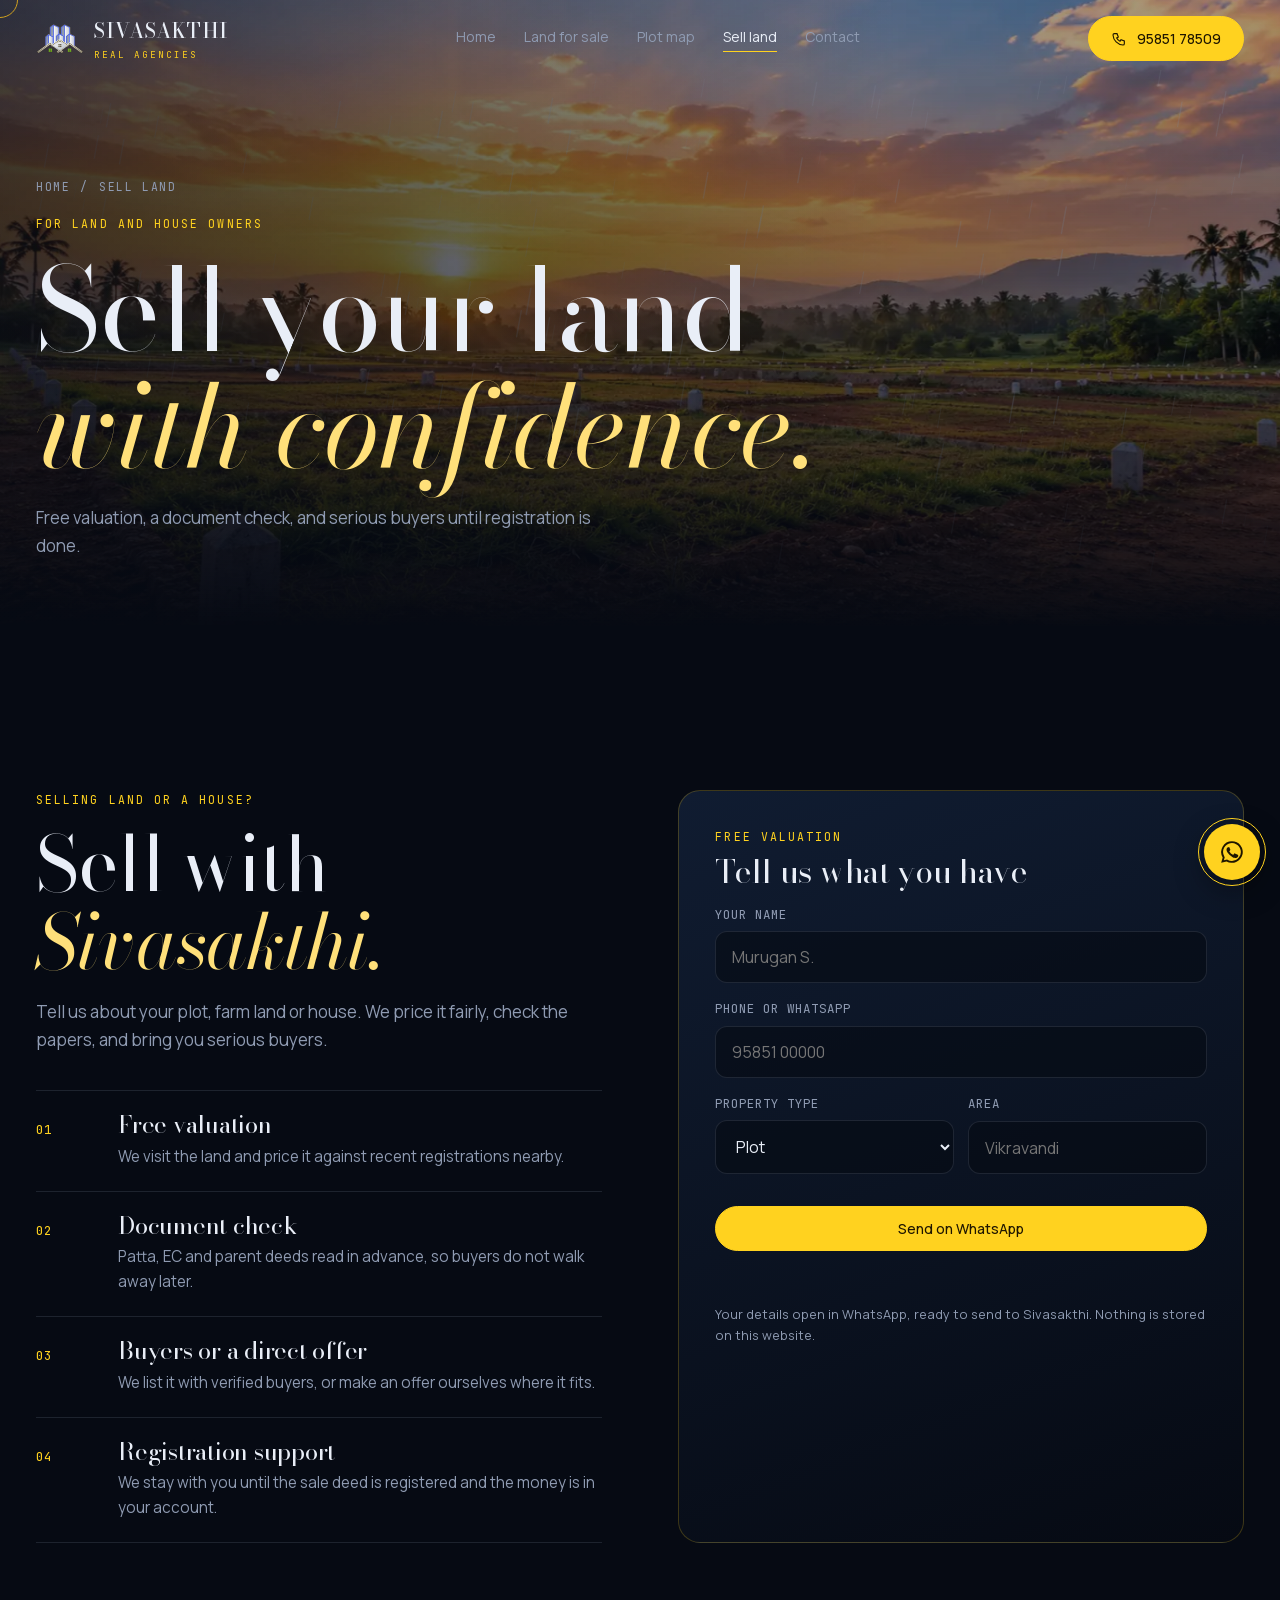
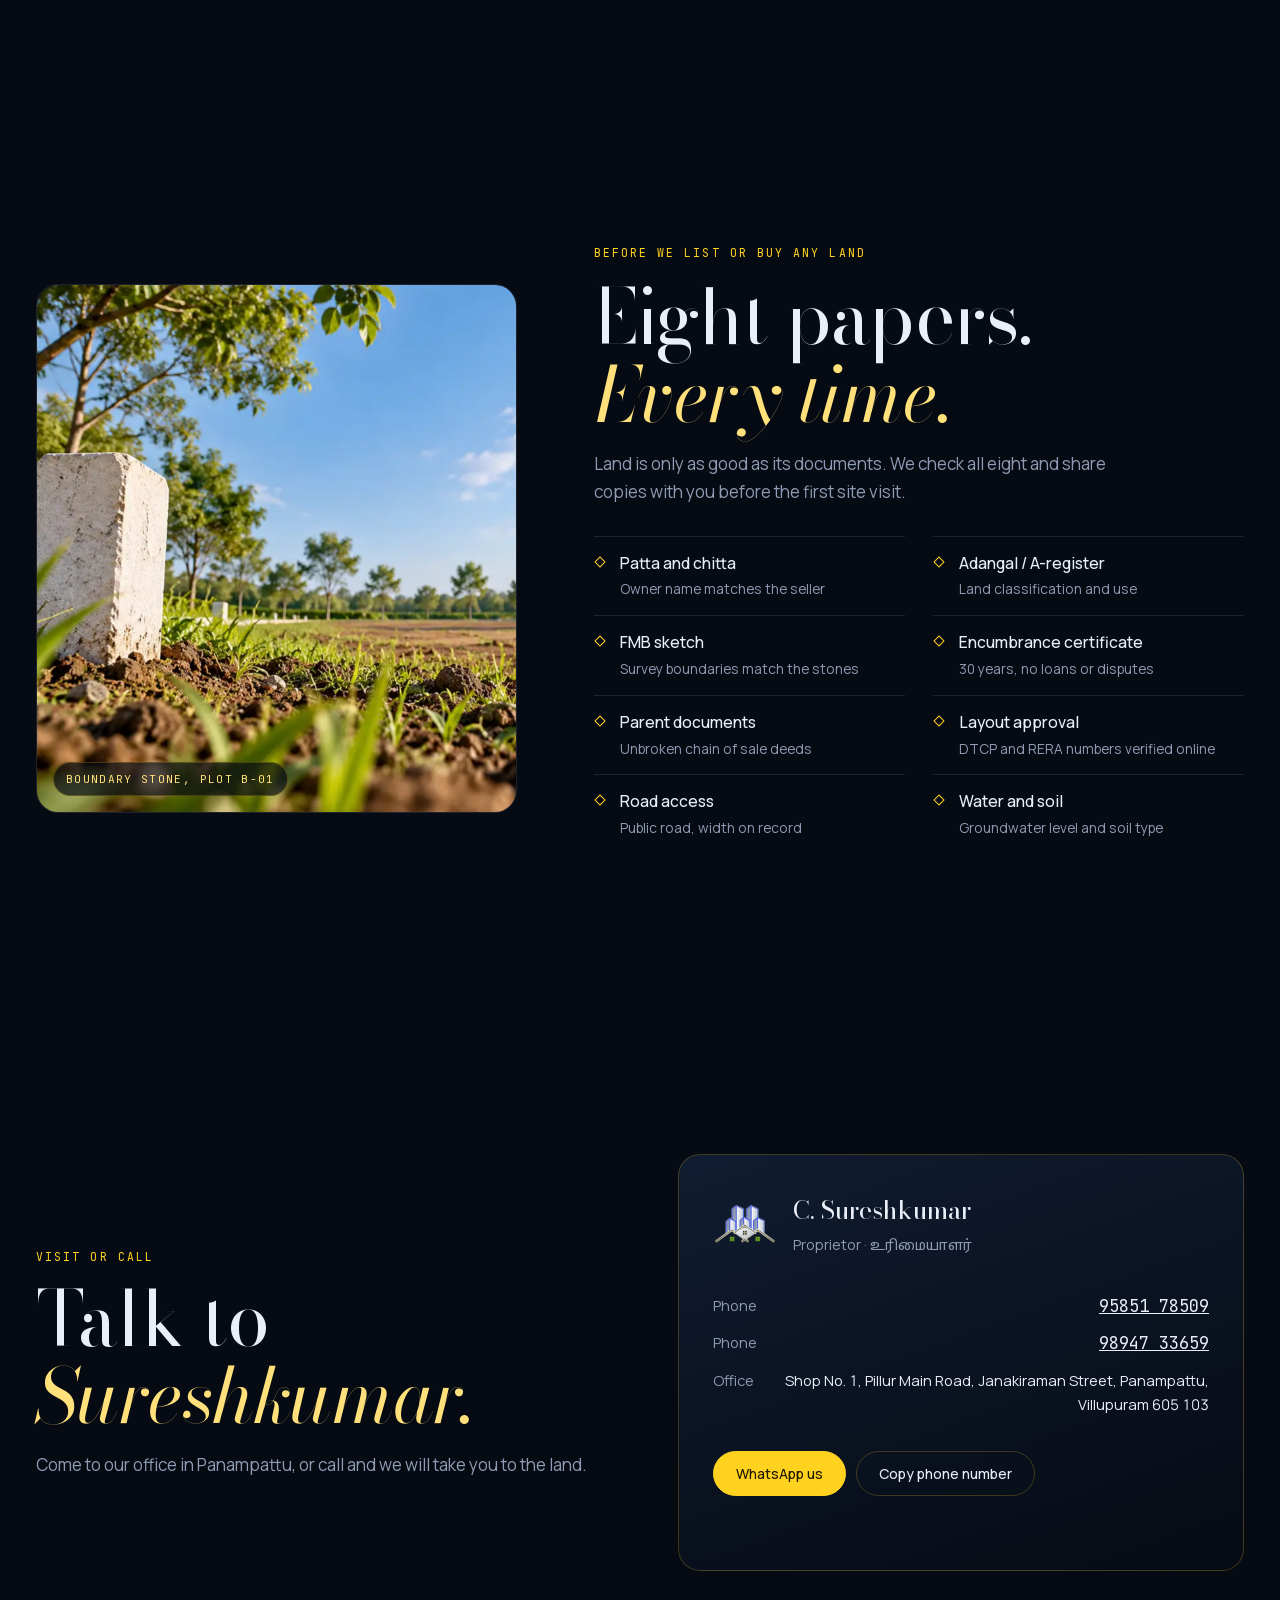
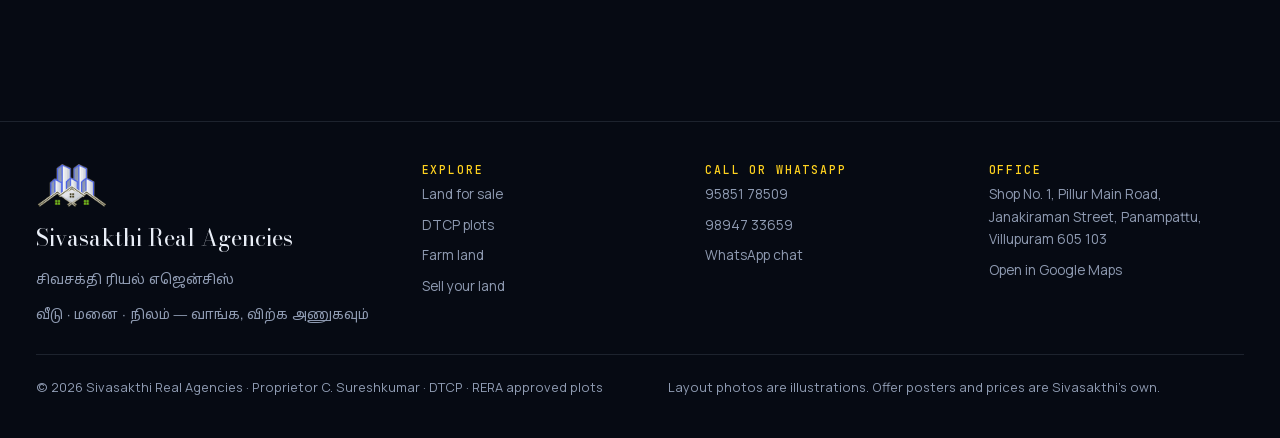
<file: sell.html>
<!doctype html>
<html lang="en">
<head>
<meta charset="utf-8">
<meta name="viewport" content="width=device-width, initial-scale=1, viewport-fit=cover">
<title>Sell your land in Villupuram | Sivasakthi Real Agencies</title>
<meta name="description" content="Selling a plot, farm land or house near Villupuram? Get a free valuation and document check from Sivasakthi Real Agencies.">
<meta name="theme-color" content="#060A13">
<meta property="og:type" content="website">
<meta property="og:site_name" content="Sivasakthi Real Agencies">
<meta property="og:title" content="Sell your land in Villupuram | Sivasakthi Real Agencies">
<meta property="og:description" content="Selling a plot, farm land or house near Villupuram? Get a free valuation and document check from Sivasakthi Real Agencies.">
<meta property="og:image" content="https://sivasakthirealagencies.in/assets/img/og-image.jpg">
<meta name="twitter:card" content="summary_large_image">
<meta property="og:url" content="https://sivasakthirealagencies.in/sell.html">
<link rel="canonical" href="https://sivasakthirealagencies.in/sell.html">
<link rel="icon" type="image/png" sizes="32x32" href="assets/img/favicon-32.png?v=4cb961">
<link rel="apple-touch-icon" href="assets/img/apple-touch-icon.png?v=339e50">
<link rel="manifest" href="site.webmanifest">
<link rel="preload" as="font" type="font/woff2" href="assets/fonts/bodoni.woff2" crossorigin>
<link rel="preload" as="font" type="font/woff2" href="assets/fonts/manrope.woff2" crossorigin>
<script>try{if(sessionStorage.getItem("siva-in"))document.documentElement.classList.add("no-splash");sessionStorage.setItem("siva-in","1")}catch(e){}</script>
<link rel="stylesheet" href="assets/css/main.css?v=81fd81c4">


<script type="application/ld+json">
{
 "@context": "https://schema.org",
 "@type": "RealEstateAgent",
 "name": "Sivasakthi Real Agencies",
 "alternateName": "சிவசக்தி ரியல் எஜென்சிஸ்",
 "image": "https://sivasakthirealagencies.in/assets/img/og-image.jpg",
 "logo": "https://sivasakthirealagencies.in/assets/img/logo.png",
 "url": "https://sivasakthirealagencies.in",
 "telephone": [
  "+91 95851 78509",
  "+91 98947 33659"
 ],
 "foundingDate": "2026",
 "founder": {
  "@type": "Person",
  "name": "C. Sureshkumar",
  "jobTitle": "Proprietor"
 },
 "address": {
  "@type": "PostalAddress",
  "streetAddress": "Shop No. 1, Pillur Main Road, Janakiraman Street",
  "addressLocality": "Panampattu, Villupuram",
  "addressRegion": "Tamil Nadu",
  "postalCode": "605103",
  "addressCountry": "IN"
 },
 "areaServed": [
  "Villupuram",
  "Vikravandi",
  "Gingee",
  "Panampattu"
 ],
 "description": "DTCP and RERA approved plots, farm land and houses for sale in Villupuram. We help owners sell land too."
}
</script>
<link rel="preload" as="image" href="assets/img/stonesunset-960.webp?v=0c4ebf" imagesrcset="assets/img/stonesunset-960.webp?v=0c4ebf 960w, assets/img/stonesunset.webp?v=b5511c 1536w" imagesizes="100vw" fetchpriority="high">
</head>
<body>
<div class="splash" aria-hidden="true"><div class="sp-in">
  <img src="assets/img/logo-sm.png?v=702467" alt="" width="96" height="61">
  <b class="sp-name">Sivasakthi</b>
  <span class="sp-sub">REAL AGENCIES</span>
  <span class="sp-ta" lang="ta">வீடு · மனை · நிலம்</span>
  <i class="sp-bar"></i>
</div></div>
<a class="skip" href="#main">Skip to content</a>
<div class="cursor" id="cursor" aria-hidden="true"></div>
<header class="nav" id="nav">
  <div class="wrap">
    <a class="logo" href="index.html" aria-label="Sivasakthi Real Agencies home">
      <img src="assets/img/logo-sm.png?v=702467" alt="" width="48" height="31">
      <span><b>SIVASAKTHI</b><small>REAL AGENCIES</small></span>
    </a>
    <nav aria-label="Main"><ul><li><a href="index.html">Home</a></li><li><a href="properties.html">Land for sale</a></li><li><a href="properties.html#plan">Plot map</a></li><li><a href="sell.html" aria-current="page">Sell land</a></li><li><a href="contact.html">Contact</a></li></ul></nav>
    <div class="nav-right">
      <a class="btn gold magnetic call-btn" href="tel:+919585178509" aria-label="Call 95851 78509"><svg viewBox="0 0 24 24" fill="none" stroke="currentColor" stroke-width="1.7" aria-hidden="true"><path d="M5 4h4l2 5-2.5 1.5a11 11 0 0 0 5 5L15 13l5 2v4a2 2 0 0 1-2 2A16 16 0 0 1 3 6a2 2 0 0 1 2-2Z"/></svg><span>95851 78509</span></a>
      <button class="burger" id="burger" type="button" aria-label="Open menu" aria-expanded="false" aria-controls="menu"><i></i><i></i><i></i></button>
    </div>
  </div>
</header>
<a class="offer-pill" id="offerPill" href="index.html#offers" hidden><span class="op-dot" aria-hidden="true"></span><span><b>Deepavali offer</b> · plots from ₹481/sq.ft</span><button type="button" class="op-x" aria-label="Hide offer">×</button></a>
<div class="menu" id="menu">
  <a href="index.html">Home</a><a href="properties.html">Land for sale</a><a href="properties.html#plan">Plot map</a><a href="sell.html" aria-current="page">Sell land</a><a href="contact.html">Contact</a>
  <div class="menu-foot"><span>Call or WhatsApp</span><a href="tel:+919585178509">95851 78509</a><a href="tel:+919894733659">98947 33659</a></div>
</div>
<main id="main">
<section class="page-hero">
  <div class="bg"><img src="assets/img/stonesunset-960.webp?v=0c4ebf" srcset="assets/img/stonesunset-960.webp?v=0c4ebf 960w, assets/img/stonesunset.webp?v=b5511c 1536w" sizes="100vw" alt="Plots marked with granite stones at sunrise" width="1536" height="864" fetchpriority="high"></div>
  <canvas aria-hidden="true"></canvas>
  <div class="wrap">
    <p class="crumbs"><a href="index.html">Home</a><span aria-hidden="true">/</span><span>Sell land</span></p>
    <p class="eyebrow">For land and house owners</p>
    <h1>Sell your land <em>with confidence.</em></h1>
    <p class="lede">Free valuation, a document check, and serious buyers until registration is done.</p>
  </div>
</section>
  <section class="block" id="sell">
    <div class="wrap sell-grid">
      <div>
        <p class="eyebrow">Selling land or a house?</p>
        <h2 style="margin-top:16px">Sell with <em>Sivasakthi.</em></h2>
        <p class="lede" style="margin-top:18px">Tell us about your plot, farm land or house. We price it fairly, check the papers, and bring you serious buyers.</p>
        <ol class="steps">
          <li><span class="n">01</span><div><h3>Free valuation</h3><p>We visit the land and price it against recent registrations nearby.</p></div></li>
          <li><span class="n">02</span><div><h3>Document check</h3><p>Patta, EC and parent deeds read in advance, so buyers do not walk away later.</p></div></li>
          <li><span class="n">03</span><div><h3>Buyers or a direct offer</h3><p>We list it with verified buyers, or make an offer ourselves where it fits.</p></div></li>
          <li><span class="n">04</span><div><h3>Registration support</h3><p>We stay with you until the sale deed is registered and the money is in your account.</p></div></li>
        </ol>
      </div>
      <form class="card-form" id="sellForm" novalidate aria-describedby="fNote">
        <div>
          <p class="eyebrow">Free valuation</p>
          <h3 style="font-size:2rem;margin-top:10px">Tell us what you have</h3>
        </div>
        <div class="field"><label for="f-name">Your name</label><input id="f-name" name="name" autocomplete="name" placeholder="Murugan S."></div>
        <div class="field"><label for="f-phone">Phone or WhatsApp</label><input id="f-phone" name="phone" inputmode="tel" autocomplete="tel" placeholder="95851 00000"></div>
        <div class="two">
          <div class="field"><label for="f-type">Property type</label><select id="f-type" name="type"><option>Plot</option><option>Farm land</option><option>Commercial land</option><option>House or flat</option></select></div>
          <div class="field"><label for="f-area">Area</label><input id="f-area" name="area" placeholder="Vikravandi"></div>
        </div>
        <div class="form-err" id="fErr" role="alert"></div>
        <button class="btn gold magnetic" type="submit" style="justify-content:center">Send on WhatsApp</button>
        <p class="form-msg" id="fMsg" role="status"></p>
        <p class="note" id="fNote" style="margin:0">Your details open in WhatsApp, ready to send to Sivasakthi. Nothing is stored on this website.</p>
      </form>
    </div>
  </section>
  <section class="block docs" aria-label="Land document checklist">
    <div class="wrap docs-grid">
      <figure class="docs-img"><img src="assets/img/stoneclose.webp?v=0e1c4f" alt="Granite boundary stone set in fresh soil at the corner of a plot" loading="lazy"><figcaption>Boundary stone, plot B-01</figcaption></figure>
      <div>
        <p class="eyebrow">Before we list or buy any land</p>
        <h2 style="margin-top:16px">Eight papers. <em>Every time.</em></h2>
        <p class="lede" style="margin-top:16px">Land is only as good as its documents. We check all eight and share copies with you before the first site visit.</p>
        <ul class="docs-list">
          <li><b>Patta and chitta</b><span>Owner name matches the seller</span></li>
          <li><b>Adangal / A-register</b><span>Land classification and use</span></li>
          <li><b>FMB sketch</b><span>Survey boundaries match the stones</span></li>
          <li><b>Encumbrance certificate</b><span>30 years, no loans or disputes</span></li>
          <li><b>Parent documents</b><span>Unbroken chain of sale deeds</span></li>
          <li><b>Layout approval</b><span>DTCP and RERA numbers verified online</span></li>
          <li><b>Road access</b><span>Public road, width on record</span></li>
          <li><b>Water and soil</b><span>Groundwater level and soil type</span></li>
        </ul>
      </div>
    </div>
  </section>
  <section class="block office" id="contact" aria-label="Visit or call">
    <div class="wrap office-grid">
      <div>
        <p class="eyebrow">Visit or call</p>
        <h2 style="margin-top:14px">Talk to <em>Sureshkumar.</em></h2>
        <p class="lede" style="margin-top:16px">Come to our office in Panampattu, or call and we will take you to the land.</p>
      </div>
      <div class="office-card">
        <div class="person"><img src="assets/img/logo-sm.png?v=702467" alt="" width="64" height="41" loading="lazy"><div><b>C. Sureshkumar</b><span>Proprietor · <span class="ta" lang="ta">உரிமையாளர்</span></span></div></div>
        <dl class="kv office-kv">
          <dt>Phone</dt><dd><a class="sel" href="tel:+919585178509">95851 78509</a></dd>
          <dt>Phone</dt><dd><a class="sel" href="tel:+919894733659">98947 33659</a></dd>
          <dt>Office</dt><dd>Shop No. 1, Pillur Main Road, Janakiraman Street, Panampattu, Villupuram 605 103</dd>
        </dl>
        <div class="office-acts"><a class="btn gold magnetic" href="https://wa.me/919585178509" target="_blank" rel="noopener">WhatsApp us</a><button class="btn magnetic" type="button" data-copy="95851 78509" data-out="copyMsg">Copy phone number</button></div>
        <p class="form-msg" id="copyMsg" role="status"></p>
      </div>
    </div>
  </section>
</main>
<footer>
  <div class="wrap">
    <div class="brandf">
      <img src="assets/img/logo-sm.png?v=702467" alt="" width="72" height="46" loading="lazy">
      <b style="font-family:var(--display);font-size:1.4rem;font-weight:400;color:var(--moon)">Sivasakthi Real Agencies</b>
      <span class="ta" lang="ta">சிவசக்தி ரியல் எஜென்சிஸ்</span>
      <span class="ta" lang="ta">வீடு · மனை · நிலம் — வாங்க, விற்க அணுகவும்</span>
    </div>
    <div><h2 class="fh">Explore</h2><ul><li><a href="properties.html">Land for sale</a></li><li><a href="properties.html?type=plot">DTCP plots</a></li><li><a href="properties.html?type=farm">Farm land</a></li><li><a href="sell.html">Sell your land</a></li></ul></div>
    <div><h2 class="fh">Call or WhatsApp</h2><ul><li><a href="tel:+919585178509">95851 78509</a></li><li><a href="tel:+919894733659">98947 33659</a></li><li><a href="https://wa.me/919585178509" target="_blank" rel="noopener">WhatsApp chat</a></li></ul></div>
    <div><h2 class="fh">Office</h2><ul><li>Shop No. 1, Pillur Main Road, Janakiraman Street, Panampattu, Villupuram 605 103</li><li><a href="https://www.google.com/maps/search/?api=1&amp;query=Shop+No.+1+Pillur+Main+Road+Janakiraman+Street+Panampattu+Villupuram+605+103" target="_blank" rel="noopener">Open in Google Maps</a></li></ul></div>
    <div class="legal"><span>© <span data-year>2026</span> Sivasakthi Real Agencies · Proprietor C. Sureshkumar · DTCP · RERA approved plots</span><span>Layout photos are illustrations. Offer posters and prices are Sivasakthi&#39;s own.</span></div>
  </div>
</footer>
<a class="wa" href="https://wa.me/919585178509" target="_blank" rel="noopener" aria-label="Chat on WhatsApp">
  <svg viewBox="0 0 24 24" fill="currentColor"><path d="M12 2a10 10 0 0 0-8.6 15.1L2 22l5-1.3A10 10 0 1 0 12 2Zm0 18.2a8.2 8.2 0 0 1-4.2-1.1l-.3-.2-3 .8.8-2.9-.2-.3A8.2 8.2 0 1 1 12 20.2Zm4.5-6.1c-.2-.1-1.5-.7-1.7-.8s-.4-.1-.6.1-.6.8-.8 1-.3.2-.5.1a6.7 6.7 0 0 1-3.3-2.9c-.3-.4.3-.4.8-1.4a.5.5 0 0 0 0-.5l-.8-1.8c-.2-.5-.4-.4-.6-.4h-.5a1 1 0 0 0-.7.3 3 3 0 0 0-.9 2.2 5.2 5.2 0 0 0 1.1 2.8 11.9 11.9 0 0 0 4.6 4c1.7.7 2.3.8 3.2.7a2.7 2.7 0 0 0 1.8-1.3 2.2 2.2 0 0 0 .1-1.3c0-.1-.2-.2-.5-.3Z"/></svg>
</a>
<script src="assets/js/data.js?v=fbedc2b7" defer></script>
<script src="assets/js/core.js?v=a057ea4c" defer></script>
</body>
</html>
</file>
<file: assets/css/main.css>
/* self-hosted fonts (subset, variable): no third-party requests, preloaded, never block text */
@font-face{font-family:"Bodoni Moda";src:url(../fonts/bodoni.woff2) format("woff2");font-weight:400 500;font-style:normal;font-display:swap}
@font-face{font-family:"Bodoni Moda";src:url(../fonts/bodoni-italic.woff2) format("woff2");font-weight:400;font-style:italic;font-display:swap}
@font-face{font-family:"Manrope";src:url(../fonts/manrope.woff2) format("woff2");font-weight:400 600;font-style:normal;font-display:swap}
@font-face{font-family:"JetBrains Mono";src:url(../fonts/jbmono.woff2) format("woff2");font-weight:400 500;font-style:normal;font-display:swap}
@font-face{font-family:"Noto Sans Tamil";src:url(../fonts/tamil.woff2) format("woff2");font-weight:400 500;font-style:normal;font-display:swap;unicode-range:U+0B80-0BFF,U+200C-200D,U+25CC}
/* Sivasakthi Real Agencies — main stylesheet */
*,*::before,*::after{box-sizing:border-box}
html,body{margin:0;padding:0}
img,svg,canvas{max-width:100%}
[hidden]{display:none!important}
html{-webkit-text-size-adjust:100%;text-size-adjust:100%}

/* Layout: sticky 3D stage (villa assembles on scroll) → stats band → listings grid → interactive plot map → sell process → EMI → closing CTA */
:root{
  color-scheme:dark;
  --ink:#060A13;
  --navy:#0B1424;
  --panel:#101C31;
  --line:rgba(255,210,31,.22);
  --hair:rgba(196,210,235,.12);
  --gold:#FFD21F;
  --gold-soft:#FFE07A;
  --moon:#E9EEF7;
  --muted:#8F9BB2;
  --ok:#7FC8A9;
  --display:"Bodoni Moda","Didot","Bodoni 72",Georgia,serif;
  --body:"Manrope","Segoe UI",system-ui,sans-serif;
  --mono:"JetBrains Mono",ui-monospace,Menlo,monospace;
  --tamil:"Noto Sans Tamil","Latha","Nirmala UI",sans-serif;
  --s-1:.8125rem;--s0:1rem;--s1:1.25rem;--s2:1.75rem;--s3:2.5rem;--s4:clamp(2.6rem,6vw,4.75rem);--s5:clamp(3.2rem,9vw,7.5rem);
}
*{box-sizing:border-box}
html{scroll-behavior:auto}
body{background:var(--ink);color:var(--moon);font-family:var(--body);font-size:var(--s0);line-height:1.65;-webkit-font-smoothing:antialiased;overflow-x:hidden}
body::before{content:"";position:fixed;inset:0 0 auto;height:env(safe-area-inset-top,0px);z-index:60;background:var(--ink)}
a{color:inherit}
.wrap{max-width:1240px;margin:0 auto;padding-left:max(16px,env(safe-area-inset-left,0px));padding-right:max(16px,env(safe-area-inset-right,0px))}
.eyebrow{font-family:var(--mono);font-size:.72rem;letter-spacing:.18em;text-transform:uppercase;color:var(--gold)}
h1,h2,h3{font-family:var(--display);font-weight:400;line-height:1.02;letter-spacing:-.01em;text-wrap:balance;margin:0}
h2{font-size:var(--s4)}
h2 em,h1 em{font-style:italic;color:var(--gold-soft)}
p{margin:0}
.lede{color:var(--muted);max-width:56ch;font-size:1.0625rem}
:focus-visible{outline:2px solid var(--gold);outline-offset:3px;border-radius:4px}

/* loader */
.loader{position:fixed;inset:0;z-index:100;display:grid;place-items:center;pointer-events:none;animation:loaderFallback .01s 6s forwards}
.loader .cells{position:absolute;inset:0;display:grid;grid-template-columns:repeat(var(--cols),1fr);grid-template-rows:repeat(var(--rows),1fr)}
.loader .cells i{background:var(--ink);display:block;transform-origin:center}
.loader .mark{position:relative;text-align:center;display:grid;gap:14px;justify-items:center}
.loader .count{font-family:var(--mono);font-size:.8rem;letter-spacing:.2em;color:var(--muted)}
@keyframes loaderFallback{to{opacity:0;visibility:hidden}}

/* nav */
.nav{position:fixed;top:0;left:0;right:0;z-index:50;padding-top:calc(14px + env(safe-area-inset-top,0px));padding-bottom:14px;transition:background .4s}
.nav.solid{background:rgba(6,10,19,.93);border-bottom:1px solid var(--hair)}
.nav .wrap{display:flex;align-items:center;justify-content:space-between;gap:16px}
.logo{display:flex;align-items:center;gap:10px;text-decoration:none}
.logo img{width:48px;height:auto;display:block}
.ta{font-family:var(--tamil)}
.logo b{font-family:var(--display);font-weight:500;font-size:1.25rem;letter-spacing:.06em}
.logo small{display:block;font-family:var(--mono);font-size:.58rem;letter-spacing:.22em;color:var(--gold);margin-top:1px}
.nav ul{display:flex;gap:28px;list-style:none;margin:0;padding:0;font-size:.875rem;color:var(--muted)}
.nav ul a{text-decoration:none;transition:color .25s}
.nav ul a:hover{color:var(--moon)}
.btn{display:inline-flex;align-items:center;gap:10px;border-radius:999px;padding:12px 22px;font:500 .875rem var(--body);text-decoration:none;border:1px solid var(--line);color:var(--moon);background:transparent;cursor:pointer;transition:background .3s,color .3s,border-color .3s;will-change:transform}
.btn:hover{border-color:var(--gold)}
.btn.gold{background:var(--gold);color:#1F1600;border-color:var(--gold)}
.btn.gold:hover{background:var(--gold-soft)}
.btn svg{width:16px;height:16px}
@media (max-width:860px){.nav ul{display:none}}

/* hero */
.hero{position:relative;height:340vh}
.stage{position:sticky;top:0;height:100svh;overflow:hidden}
#rain{position:absolute;inset:0;width:100%;height:100%;pointer-events:none}
.shade{position:absolute;inset:0;pointer-events:none;background:linear-gradient(90deg,rgba(6,10,19,.78) 0%,rgba(6,10,19,.35) 42%,transparent 65%),linear-gradient(180deg,rgba(6,10,19,.55) 0%,transparent 22%,transparent 72%,rgba(6,10,19,.92) 100%)}
.timecode{position:absolute;z-index:2;right:max(16px,env(safe-area-inset-right,0px));top:calc(92px + env(safe-area-inset-top,0px));font-family:var(--mono);font-size:.68rem;letter-spacing:.14em;color:var(--moon);text-align:right;line-height:1.8;padding:10px 14px;border:1px solid var(--hair);border-radius:10px;background:rgba(6,10,19,.45)}
.timecode b{color:var(--gold);font-weight:500}
@media (max-width:860px){.timecode{display:none}}
.phase{position:absolute;z-index:2;left:0;right:0;pointer-events:none}
.phase .wrap{pointer-events:auto}
.phase-1{bottom:clamp(40px,9vh,110px)}
.phase-1 h1{font-size:min(var(--s5),13.5svh);max-width:11ch}
.phase-1 .row{display:flex;flex-wrap:wrap;align-items:flex-end;justify-content:space-between;gap:28px;margin-top:28px}
.line{display:block;overflow:hidden;padding-bottom:.06em}
.line > span{display:inline-block}
.toggle{display:inline-grid;grid-template-columns:1fr 1fr;background:rgba(16,28,49,.9);border:1px solid var(--hair);border-radius:999px;padding:5px;position:relative}
.toggle button{position:relative;z-index:1;border:0;background:none;color:var(--muted);font:500 .9rem var(--body);padding:12px 26px;border-radius:999px;cursor:pointer;transition:color .3s}
.toggle button[aria-pressed="true"]{color:#1F1600}
.toggle .pill{position:absolute;top:5px;bottom:5px;left:5px;width:calc(50% - 5px);background:var(--gold);border-radius:999px;transition:transform .5s cubic-bezier(.7,0,.2,1)}
.toggle.sell .pill{transform:translateX(100%)}
.hero-cta{display:grid;gap:14px;justify-items:start;max-width:360px}
.hero-cta p{color:var(--muted);font-size:.95rem}
.phase-2,.phase-3{bottom:clamp(40px,9vh,110px);opacity:0}
.phase-2 .wrap,.phase-3 .wrap{display:flex}
.phase-2 .wrap{justify-content:flex-end}
.phase-card{max-width:420px;padding:28px;border:1px solid var(--line);border-radius:18px;background:rgba(8,14,26,.84);display:grid;gap:12px}
.phase-card h3{font-size:var(--s3)}
.phase-card p{color:var(--muted)}
.ticks{display:grid;gap:8px;margin-top:6px;font-family:var(--mono);font-size:.78rem;color:var(--moon)}
.ticks span::before{content:"";display:inline-block;width:8px;height:8px;border:1px solid var(--gold);transform:rotate(45deg);margin-right:12px;vertical-align:1px}
.scrollhint{position:absolute;z-index:2;right:max(16px,env(safe-area-inset-right,0px));bottom:28px;writing-mode:vertical-rl;font-family:var(--mono);font-size:.66rem;letter-spacing:.3em;color:var(--muted);display:flex;align-items:center;gap:12px}
.scrollhint::after{content:"";width:1px;height:56px;background:linear-gradient(var(--gold),transparent);animation:drip 2.2s infinite}
@keyframes drip{0%{transform:scaleY(0);transform-origin:top}50%{transform:scaleY(1);transform-origin:top}51%{transform-origin:bottom}100%{transform:scaleY(0);transform-origin:bottom}}
.progress{position:absolute;z-index:2;left:max(16px,env(safe-area-inset-left,0px));top:50%;transform:translateY(-50%);display:grid;gap:10px;font-family:var(--mono);font-size:.66rem;color:var(--muted)}
.progress span{display:flex;align-items:center;gap:10px;transition:color .3s}
.progress span::before{content:"";width:18px;height:1px;background:currentColor;transition:width .3s}
.progress span.on{color:var(--gold)}
.progress span.on::before{width:34px}
@media (max-width:860px){.progress{display:none}.phase-2 .wrap{justify-content:flex-start}}

/* stats */
.stats{border-top:1px solid var(--hair);border-bottom:1px solid var(--hair);background:var(--navy)}
.stats .wrap{display:grid;grid-template-columns:repeat(4,minmax(0,1fr));padding-block:44px}
.stat{padding:0 24px;border-left:1px solid var(--hair);display:grid;gap:4px}
.stat:first-child{border-left:0;padding-left:0}
.stat b{font-family:var(--display);font-weight:400;font-size:clamp(2.2rem,4.5vw,3.6rem);line-height:1;font-variant-numeric:tabular-nums;color:var(--moon)}
.stat b sup{font-size:.4em;color:var(--gold);vertical-align:super;margin-left:2px}
.stat span{color:var(--muted);font-size:.875rem}
@media (max-width:760px){.stats .wrap{grid-template-columns:repeat(2,minmax(0,1fr));row-gap:28px}.stat:nth-child(3){border-left:0;padding-left:0}}

section.block{padding-block:clamp(80px,12vw,150px)}
.head{display:flex;flex-wrap:wrap;justify-content:space-between;align-items:flex-end;gap:24px;margin-bottom:48px}
.head > div:not(.filters){display:grid;gap:16px;min-width:0}

/* listings */
.filters{display:flex;flex-wrap:wrap;gap:8px;flex-shrink:0;max-width:100%}
.filters button{border:1px solid var(--hair);background:transparent;color:var(--muted);font:500 .85rem var(--body);padding:10px 18px;border-radius:999px;cursor:pointer;transition:all .25s}
.filters button:hover{color:var(--moon);border-color:var(--line)}
.filters button[aria-pressed="true"]{color:#1F1600;background:var(--gold);border-color:var(--gold)}
.grid{display:grid;grid-template-columns:repeat(auto-fill,minmax(min(100%,340px),1fr));gap:22px;perspective:1200px}
.card{position:relative;border:1px solid var(--hair);border-radius:20px;background:linear-gradient(180deg,var(--panel),var(--navy));overflow:hidden;transform-style:preserve-3d;transition:border-color .4s,opacity .4s,transform .5s cubic-bezier(.2,.7,.2,1);display:flex;flex-direction:column}
.card:hover{border-color:var(--line)}
.card.hide{display:none}
.card .art{position:relative;aspect-ratio:16/10;max-width:100%;background:radial-gradient(90% 90% at 70% 10%,rgba(255,210,31,.10),transparent 60%),repeating-linear-gradient(0deg,transparent 0 23px,rgba(140,170,220,.06) 23px 24px),repeating-linear-gradient(90deg,transparent 0 23px,rgba(140,170,220,.06) 23px 24px);border-bottom:1px solid var(--hair);overflow:hidden}
.card .art img{position:absolute;inset:0;width:100%;height:100%;object-fit:cover;transform:scale(1.04);transition:transform 1.6s cubic-bezier(.2,.7,.2,1),filter .8s;filter:saturate(.9) brightness(.92)}
.card:hover .art img{transform:scale(1.14);filter:saturate(1.05) brightness(1)}
.card .art::after{content:"";position:absolute;inset:12px;border:1px solid rgba(255,224,122,.0);transition:border-color .6s, inset .6s;pointer-events:none}
.card:hover .art::after{inset:18px;border-color:rgba(255,224,122,.55)}
.card .art .shadeb{position:absolute;inset:0;background:linear-gradient(180deg,transparent 55%,rgba(6,10,19,.75))}
.card .glare{position:absolute;inset:0;pointer-events:none;background:radial-gradient(400px circle at var(--gx,50%) var(--gy,0%),rgba(255,224,122,.12),transparent 45%);opacity:0;transition:opacity .4s}
.card:hover .glare{opacity:1}
.tag{position:absolute;top:14px;left:14px;font-family:var(--mono);font-size:.66rem;letter-spacing:.14em;text-transform:uppercase;padding:6px 10px;border-radius:999px;background:rgba(6,10,19,.7);border:1px solid var(--line);color:var(--gold-soft);transform:translateZ(40px)}
.card .body{padding:22px;display:grid;gap:14px;flex:1;transform:translateZ(20px)}
.card h3{font-size:1.6rem}
.card .loc{color:var(--muted);font-size:.875rem;display:flex;gap:8px;align-items:center}
.specs{display:flex;flex-wrap:wrap;gap:6px 16px;font-family:var(--mono);font-size:.74rem;color:var(--moon)}
.specs span{color:var(--muted)}
.card .foot{display:flex;justify-content:space-between;align-items:center;gap:12px;padding-top:14px;border-top:1px solid var(--hair);margin-top:auto}
.price{font-family:var(--display);font-size:1.6rem;font-variant-numeric:tabular-nums}
.price small{font-family:var(--body);font-size:.75rem;color:var(--muted);margin-left:6px}
.note{margin-top:22px;font-size:.8rem;color:var(--muted)}

/* plot map */
.map{background:var(--navy);border-top:1px solid var(--hair);border-bottom:1px solid var(--hair)}
#plot3d{position:absolute;inset:0;width:100%;height:100%;display:block;cursor:pointer;touch-action:pan-y}
.plot-info{border:1px solid var(--hair);border-radius:22px;padding:28px;display:grid;gap:18px;align-content:start;background:var(--panel)}
.plot-info .pid{font-family:var(--display);font-size:3.5rem;line-height:1}
.status{display:inline-flex;align-items:center;gap:8px;font-family:var(--mono);font-size:.72rem;letter-spacing:.12em;text-transform:uppercase;padding:6px 12px;border-radius:999px;border:1px solid var(--hair);width:max-content}
.status::before{content:"";width:7px;height:7px;border-radius:50%;background:currentColor}
.kv{display:grid;grid-template-columns:auto 1fr;gap:10px 18px;font-size:.92rem}
.kv dt{color:var(--muted)}
.kv dd{margin:0;text-align:right;font-family:var(--mono);font-variant-numeric:tabular-nums}

/* sell */
.sell-grid{display:grid;grid-template-columns:minmax(0,1fr) minmax(0,1fr);gap:clamp(28px,6vw,90px)}
.steps{list-style:none;margin:36px 0 0;padding:0;display:grid}
.steps li{display:grid;grid-template-columns:64px 1fr;gap:18px;padding:22px 0;border-top:1px solid var(--hair)}
.steps li:last-child{border-bottom:1px solid var(--hair)}
.steps .n{font-family:var(--mono);color:var(--gold);font-size:.8rem;padding-top:6px}
.steps h3{font-size:1.5rem;margin-bottom:6px}
.steps p{color:var(--muted);font-size:.95rem}
form.card-form{border:1px solid var(--line);border-radius:22px;padding:clamp(22px,4vw,36px);background:linear-gradient(160deg,var(--panel),var(--ink));display:grid;gap:16px;align-content:start}
.field{display:grid;gap:6px}
.field label{font-size:.78rem;color:var(--muted);font-family:var(--mono);letter-spacing:.08em;text-transform:uppercase}
.field input,.field select{width:100%;background:rgba(6,10,19,.6);border:1px solid var(--hair);border-radius:12px;padding:14px 16px;color:var(--moon);font:400 1rem var(--body);transition:border-color .25s}
.field input:focus,.field select:focus{outline:none;border-color:var(--gold)}
.two{display:grid;grid-template-columns:1fr 1fr;gap:14px}
.form-msg{font-size:.9rem;color:var(--ok);min-height:1.4em}
.form-err{font-size:.82rem;color:#F0A08C}
@media (max-width:900px){.sell-grid{grid-template-columns:1fr}}
@media (max-width:480px){.two{grid-template-columns:1fr}}

/* emi */
.emi{display:grid;grid-template-columns:minmax(0,1.1fr) minmax(0,1fr);gap:28px;border:1px solid var(--hair);border-radius:26px;padding:clamp(22px,4vw,48px);background:radial-gradient(70% 90% at 100% 0%,rgba(255,210,31,.09),transparent 60%),var(--navy)}
.slider{display:grid;gap:10px;padding:16px 0;border-bottom:1px solid var(--hair)}
.slider .top{display:flex;justify-content:space-between;gap:12px;font-size:.9rem}
.slider .top span{color:var(--muted)}
.slider output{font-family:var(--mono);font-variant-numeric:tabular-nums}
input[type=range]{-webkit-appearance:none;appearance:none;width:100%;height:2px;background:linear-gradient(90deg,var(--gold) var(--fill,50%),var(--hair) var(--fill,50%));border-radius:2px;outline-offset:8px}
input[type=range]::-webkit-slider-thumb{-webkit-appearance:none;width:18px;height:18px;border-radius:50%;background:var(--ink);border:2px solid var(--gold);cursor:grab}
input[type=range]::-moz-range-thumb{width:16px;height:16px;border-radius:50%;background:var(--ink);border:2px solid var(--gold);cursor:grab}
.emi-out{display:grid;gap:18px;align-content:center;padding:clamp(0px,2vw,20px)}
.emi-out .big{font-family:var(--display);font-size:clamp(2.8rem,6vw,4.6rem);line-height:1;font-variant-numeric:tabular-nums}
.emi-out .big small{font-size:.3em;color:var(--muted);font-family:var(--body)}
.ring{display:flex;align-items:center;gap:18px}
.ring svg{width:92px;height:92px;flex:none}
.ring dl{display:grid;gap:6px;margin:0;font-size:.85rem}
.ring dt{color:var(--muted);display:inline}
.ring dd{display:inline;margin:0 0 0 8px;font-family:var(--mono)}
@media (max-width:900px){.emi{grid-template-columns:1fr}}

/* documents */
.docs-grid{display:grid;grid-template-columns:minmax(0,.85fr) minmax(0,1.15fr);gap:clamp(28px,6vw,80px);align-items:center}
.docs-img{margin:0;position:relative;border-radius:22px;overflow:hidden;border:1px solid var(--hair);aspect-ratio:10/11;max-width:100%}
.docs-img img{width:100%;height:100%;object-fit:cover;display:block;transform:scale(1.08);will-change:transform}
.docs-img figcaption{position:absolute;left:16px;bottom:16px;font-family:var(--mono);font-size:.7rem;letter-spacing:.12em;text-transform:uppercase;color:var(--gold-soft);background:rgba(6,10,19,.7);padding:7px 12px;border-radius:999px;border:1px solid var(--line)}
.docs-list{list-style:none;margin:30px 0 0;padding:0;display:grid;grid-template-columns:repeat(2,minmax(0,1fr));gap:0 28px}
.docs-list li{display:grid;gap:2px;padding:14px 0 14px 26px;border-top:1px solid var(--hair);position:relative}
.docs-list li::before{content:"";position:absolute;left:2px;top:21px;width:8px;height:8px;border:1px solid var(--gold);transform:rotate(45deg)}
.docs-list b{font-weight:500;font-size:.98rem}
.docs-list span{color:var(--muted);font-size:.86rem}
@media (max-width:900px){.docs-grid{grid-template-columns:1fr}.docs-img{aspect-ratio:16/11}}
@media (max-width:520px){.docs-list{grid-template-columns:1fr}}
/* interior band */
.inside{position:relative;overflow:hidden;min-height:min(92svh,820px);display:flex;align-items:flex-end;border-top:1px solid var(--hair)}
.inside .bg{position:absolute;inset:-12% 0;will-change:transform}
.inside .bg img{width:100%;height:100%;object-fit:cover;display:block}
.inside #rain2{position:absolute;inset:0;width:100%;height:100%;pointer-events:none}
.inside .veil{position:absolute;inset:0;background:linear-gradient(0deg,rgba(6,10,19,.95) 0%,rgba(6,10,19,.4) 45%,rgba(6,10,19,.15) 100%)}
.inside .wrap{position:relative;padding-block:clamp(60px,10vw,120px);display:grid;gap:18px;width:100%}
.inside h2{font-size:var(--s5);max-width:12ch}
.inside .checks{display:flex;flex-wrap:wrap;gap:10px;font-family:var(--mono);font-size:.74rem}
.inside .checks span{border:1px solid var(--line);border-radius:999px;padding:8px 14px;background:rgba(6,10,19,.78)}
/* office */
.office-grid{display:grid;grid-template-columns:minmax(0,1fr) minmax(0,1fr);gap:clamp(28px,6vw,80px);align-items:center}
.office-card{border:1px solid var(--line);border-radius:22px;padding:clamp(22px,4vw,34px);background:linear-gradient(160deg,var(--panel),var(--ink));display:grid;gap:20px}
.person{display:flex;align-items:center;gap:16px}
.person b{display:block;font-family:var(--display);font-size:1.6rem;font-weight:400}
.person span{color:var(--muted);font-size:.9rem}
.office-kv dd{font-family:var(--body);text-align:right}
.office-kv .sel{font-family:var(--mono);font-size:1.05rem;color:var(--moon);user-select:all}
.office-acts{display:flex;flex-wrap:wrap;gap:10px}
@media (max-width:900px){.office-grid{grid-template-columns:1fr}}
/* closing */
.closing{position:relative;overflow:hidden;border-top:1px solid var(--hair);text-align:center;isolation:isolate}
.closing .bgc{position:absolute;inset:0;z-index:-1}
.closing .bgc img{width:100%;height:100%;object-fit:cover;opacity:.45}
.closing .bgc::after{content:"";position:absolute;inset:0;background:linear-gradient(180deg,var(--ink) 0%,rgba(6,10,19,.55) 40%,var(--ink) 100%)}
.closing h2{font-size:var(--s5);margin:18px auto 30px;max-width:12ch}
.closing .acts{display:flex;flex-wrap:wrap;justify-content:center;gap:12px}
.marquee{white-space:nowrap;font-family:var(--display);font-style:italic;font-size:clamp(4rem,12vw,10rem);color:transparent;-webkit-text-stroke:1px rgba(255,210,31,.25);line-height:1.1;margin-top:70px;overflow:hidden}
.marquee div{display:inline-block;animation:marq 38s linear infinite}
@keyframes marq{to{transform:translateX(-50%)}}
footer{border-top:1px solid var(--hair);padding-block:40px calc(40px + env(safe-area-inset-bottom,0px));color:var(--muted);font-size:.85rem}
footer .wrap{display:flex;flex-wrap:wrap;justify-content:space-between;gap:20px}
footer .contact{display:grid;gap:4px}
footer .contact b{color:var(--moon);font-weight:500}

.wa{position:fixed;z-index:55;right:calc(20px + env(safe-area-inset-right,0px));bottom:calc(20px + env(safe-area-inset-bottom,0px));width:56px;height:56px;border-radius:50%;background:var(--gold);color:#1F1600;display:grid;place-items:center;box-shadow:0 10px 30px rgba(0,0,0,.4);text-decoration:none}
.wa svg{width:26px;height:26px}
.wa::after{content:"";position:absolute;inset:-6px;border-radius:50%;border:1px solid var(--gold);animation:ping 2.4s infinite}
@keyframes ping{0%{transform:scale(.9);opacity:.8}100%{transform:scale(1.35);opacity:0}}

.cursor{position:fixed;z-index:90;top:0;left:0;width:36px;height:36px;margin:-18px 0 0 -18px;border:1px solid var(--gold);border-radius:50%;pointer-events:none;transition:width .25s,height .25s,margin .25s,background .25s;mix-blend-mode:difference;display:none}
.cursor.big{width:70px;height:70px;margin:-35px 0 0 -35px;background:rgba(255,210,31,.15)}
@media (hover:hover) and (pointer:fine){.cursor{display:block}}
@media (prefers-reduced-motion:reduce){*{animation-duration:.01ms!important;animation-iteration-count:1!important;transition-duration:.01ms!important}.cursor{display:none!important}}

/* ===== production additions ===== */
.skip{position:absolute;left:12px;top:-60px;z-index:200;background:var(--gold);color:#1F1600;padding:10px 16px;border-radius:999px;font-weight:600;text-decoration:none;transition:top .2s}
.skip:focus{top:calc(12px + env(safe-area-inset-top,0px))}
.sr-only{position:absolute;width:1px;height:1px;padding:0;margin:-1px;overflow:hidden;clip:rect(0,0,0,0);white-space:nowrap;border:0}
.nav ul a[aria-current="page"]{color:var(--moon)}
.nav ul a[aria-current="page"]::after{content:"";display:block;height:1px;background:var(--gold);margin-top:3px}
.nav-right{display:flex;align-items:center;gap:10px}
.burger{display:none;width:46px;height:46px;border-radius:50%;border:1px solid var(--line);background:rgba(6,10,19,.5);color:var(--moon);cursor:pointer;place-items:center;position:relative;z-index:62}
.burger i{position:absolute;left:14px;right:14px;height:1.5px;background:currentColor;transition:transform .35s,opacity .2s}
.burger i:nth-child(1){top:17px}.burger i:nth-child(2){top:22px}.burger i:nth-child(3){top:27px}
.burger[aria-expanded="true"] i:nth-child(1){transform:translateY(5px) rotate(45deg)}
.burger[aria-expanded="true"] i:nth-child(2){opacity:0}
.burger[aria-expanded="true"] i:nth-child(3){transform:translateY(-5px) rotate(-45deg)}
.menu{position:fixed;inset:0;z-index:49;background:rgba(6,10,19,.97);display:flex;flex-direction:column;justify-content:center;gap:6px;padding:calc(90px + env(safe-area-inset-top,0px)) max(24px,env(safe-area-inset-right,0px)) calc(40px + env(safe-area-inset-bottom,0px)) max(24px,env(safe-area-inset-left,0px));clip-path:circle(0 at calc(100% - 44px) 44px);transition:clip-path .7s cubic-bezier(.7,0,.2,1);visibility:hidden}
.menu.open{clip-path:circle(150% at calc(100% - 44px) 44px);visibility:visible}
.menu a{font-family:var(--display);font-size:clamp(2.2rem,9vw,3.2rem);text-decoration:none;line-height:1.15;color:var(--moon)}
.menu a[aria-current="page"]{color:var(--gold-soft);font-style:italic}
.menu .menu-foot{margin-top:28px;display:grid;gap:6px;color:var(--muted);font-size:.95rem}
.menu .menu-foot a{font-family:var(--mono);font-size:1.05rem;color:var(--gold)}
@media (max-width:860px){.burger{display:grid}.nav .call-btn span{display:none}.nav .call-btn{padding:12px 14px}}
body.menu-open{overflow:hidden}

/* inner page hero */
.page-hero{position:relative;min-height:min(72svh,640px);display:flex;align-items:flex-end;overflow:hidden;isolation:isolate}
.page-hero .bg{position:absolute;inset:-10% 0;z-index:-2;will-change:transform}
.page-hero .bg img{width:100%;height:100%;object-fit:cover;display:block}
.page-hero canvas{position:absolute;inset:0;width:100%;height:100%;z-index:-1;pointer-events:none}
.page-hero::after{content:"";position:absolute;inset:0;z-index:-1;background:linear-gradient(0deg,var(--ink) 2%,rgba(6,10,19,.55) 45%,rgba(6,10,19,.35) 100%),linear-gradient(90deg,rgba(6,10,19,.6),transparent 70%)}
.page-hero .wrap{width:100%;padding-block:calc(120px + env(safe-area-inset-top,0px)) clamp(40px,7vw,80px);display:grid;gap:18px}
.page-hero h1{font-size:var(--s5);max-width:13ch}
.crumbs{font-family:var(--mono);font-size:.72rem;letter-spacing:.14em;text-transform:uppercase;color:var(--muted);display:flex;gap:10px;flex-wrap:wrap}
.crumbs a{text-decoration:none;color:var(--muted)}
.crumbs a:hover{color:var(--gold)}

/* card enquiry */
.card .foot .enq{display:inline-flex;align-items:center;gap:8px;font:500 .82rem var(--body);text-decoration:none;color:var(--moon);border:1px solid var(--line);border-radius:999px;padding:9px 14px;transition:background .3s,color .3s,border-color .3s;position:relative;z-index:2}
.card .foot .enq:hover,.card .foot .enq:focus-visible{background:var(--gold);color:#1F1600;border-color:var(--gold)}
.card .foot .enq svg{width:15px;height:15px}
.card .pid{font-family:var(--mono);font-size:.68rem;letter-spacing:.12em;color:var(--muted)}
.see-all{display:flex;justify-content:center;margin-top:40px}
.empty{grid-column:1/-1;text-align:center;color:var(--muted);padding:40px 0}

/* teaser band */
.teaser{display:grid;grid-template-columns:minmax(0,1.2fr) minmax(0,1fr);gap:28px;align-items:center;border:1px solid var(--line);border-radius:26px;overflow:hidden;background:var(--navy)}
.teaser .tx{padding:clamp(24px,5vw,56px);display:grid;gap:16px}
.teaser figure{margin:0;height:100%;min-height:280px;position:relative}
.teaser figure img{position:absolute;inset:0;width:100%;height:100%;object-fit:cover}
@media (max-width:860px){.teaser{grid-template-columns:1fr}.teaser figure{min-height:220px;order:-1}}

/* FAQ */
.faq{display:grid;gap:0;max-width:860px}
.faq details{border-top:1px solid var(--hair);padding:20px 0}
.faq details:last-child{border-bottom:1px solid var(--hair)}
.faq summary{cursor:pointer;list-style:none;display:flex;justify-content:space-between;gap:20px;font-family:var(--display);font-size:1.45rem;line-height:1.25}
.faq summary::-webkit-details-marker{display:none}
.faq summary::after{content:"+";font-family:var(--mono);color:var(--gold);font-size:1.3rem;transition:transform .3s}
.faq details[open] summary::after{transform:rotate(45deg)}
.faq details p{color:var(--muted);margin-top:12px;max-width:68ch}

/* contact page */
.contact-grid{display:grid;grid-template-columns:repeat(3,minmax(0,1fr));gap:20px}
.c-tile{border:1px solid var(--hair);border-radius:20px;padding:26px;background:var(--panel);display:grid;gap:10px;align-content:start}
.c-tile .eyebrow{margin-bottom:4px}
.c-tile .big{font-family:var(--mono);font-size:1.25rem;color:var(--moon);user-select:all}
.c-tile p{color:var(--muted)}
.c-tile .btn{justify-self:start;margin-top:6px}
@media (max-width:900px){.contact-grid{grid-template-columns:1fr}}

/* footer */
footer .wrap{display:grid;grid-template-columns:minmax(0,1.4fr) repeat(3,minmax(0,1fr));gap:28px}
footer .brandf{display:grid;gap:12px;align-content:start}
footer .brandf img{width:72px;height:auto}
footer h4{margin:0 0 6px;font:500 .72rem var(--mono);letter-spacing:.16em;text-transform:uppercase;color:var(--gold)}
footer ul{list-style:none;margin:0;padding:0;display:grid;gap:8px}
footer ul a{text-decoration:none;color:var(--muted)}
footer ul a:hover{color:var(--moon)}
footer .legal{grid-column:1/-1;border-top:1px solid var(--hair);padding-top:22px;display:flex;flex-wrap:wrap;justify-content:space-between;gap:12px;font-size:.8rem}
@media (max-width:900px){footer .wrap{grid-template-columns:1fr 1fr}footer .brandf{grid-column:1/-1}}
@media (max-width:480px){footer .wrap{grid-template-columns:1fr}}

.wa-link{display:inline-flex;align-items:center;gap:8px;margin-top:4px;font-weight:500;color:var(--gold)}
.notfound{min-height:100svh;display:grid;place-items:center;text-align:center;padding-block:120px}
.notfound h1{font-size:clamp(5rem,20vw,12rem);line-height:.9}
@media (max-width:860px){
  .phase-2,.phase-3{bottom:auto;top:calc(86px + env(safe-area-inset-top,0px))}
  .phase-card{padding:20px;gap:8px}
  .phase-card h3{font-size:1.9rem}
  .phase-card .ticks{display:none}
}

/* ===== v2 hero: ground → aerial ===== */
.hero2{height:420vh}
.hero2 .stage{background:#0a0d14;perspective:1400px}
.hero2 .layer{position:absolute;inset:-5%;will-change:transform,opacity;transform-origin:50% 55%}
.hero2 .l-ground{transform-origin:72% 47%}
.hero2 .l-aerial{opacity:0}
.hero2 .frame{position:absolute;left:0;top:0;width:100%;height:100%}
.hero2 .frame > img,.hero2 .frame > svg{position:absolute;inset:0;width:100%;height:100%;display:block}
.hero2 .frame > img{object-fit:cover}
.hero2 .sunfx{opacity:.8;pointer-events:none}
.hero2 .survey{pointer-events:none;overflow:visible}
.survey .bound{fill:none;stroke:#FFE07A;stroke-width:3}
.survey .bfill{fill:#FFD21F;opacity:0}
.survey .dims{opacity:0}
.survey .dims text,.survey .pin text,.survey .ctag text{font-family:var(--mono);font-size:12px;letter-spacing:.12em;fill:#FFF3C4;paint-order:stroke;stroke:rgba(6,10,19,.75);stroke-width:3px}
.survey .pin{opacity:0}
.survey .pin .dot{fill:#FFD21F}
.survey .pin .ring{fill:none;stroke:#FFD21F;stroke-width:1.5;vector-effect:non-scaling-stroke;transform-box:fill-box;transform-origin:center;animation:pinring 2.2s ease-out infinite;animation-delay:calc(var(--d) * .3s)}
@keyframes pinring{0%{transform:scale(.4);opacity:1}100%{transform:scale(2.2);opacity:0}}
.survey .ctag{opacity:0}
.survey .ctag line{stroke:#FFE07A;stroke-width:1;vector-effect:non-scaling-stroke}
.survey .ctag rect{fill:rgba(6,10,19,.82);stroke:rgba(255,224,122,.7);stroke-width:1;vector-effect:non-scaling-stroke}
.survey .ctag text{stroke:none;font-size:12.5px;fill:#E9EEF7}
.survey .ctag .tid{fill:#FFD21F;font-weight:500}
.scanline{position:absolute;left:0;right:0;top:0;height:22%;opacity:0;pointer-events:none;background:linear-gradient(180deg,transparent,rgba(255,210,31,.10) 70%,rgba(255,231,140,.55) 98%,transparent)}
#dust{position:absolute;inset:0;width:100%;height:100%;pointer-events:none;z-index:1}
.flash{position:absolute;inset:0;background:radial-gradient(70% 60% at 60% 40%,#FFE6A8,transparent 70%);opacity:0;pointer-events:none;z-index:1}
.hero2 .shade{z-index:1;background:linear-gradient(90deg,rgba(6,10,19,.72) 0%,rgba(6,10,19,.28) 42%,transparent 65%),linear-gradient(180deg,rgba(6,10,19,.55) 0%,transparent 24%,transparent 70%,rgba(6,10,19,.92) 100%)}
.hero2 .phase,.hero2 .timecode,.hero2 .progress,.hero2 .scrollhint{z-index:3}
@media (max-width:860px){.hero2 .shade{background:linear-gradient(180deg,rgba(6,10,19,.7) 0%,rgba(6,10,19,.25) 40%,rgba(6,10,19,.35) 70%,rgba(6,10,19,.95) 100%)}}
@keyframes hsIn{from{opacity:0;transform:translate(-50%,-30%) translateZ(20px)}to{opacity:1;transform:translate(-50%,-50%) translateZ(20px)}}
@keyframes hsPulse{0%{transform:scale(.6);opacity:.9}100%{transform:scale(2);opacity:0}}

/* ===== v3 hero: + top-down plan ===== */
.hero3{height:540vh}
.hero2 .l-top{opacity:0;visibility:hidden;transform-origin:50% 50%}
.plan{overflow:visible}
.plan .pp{fill:#FFD21F;fill-opacity:0;stroke:#FFE07A;stroke-width:3;transition:fill-opacity .3s}

.plan .pp.st-b{fill:#5B78B8;stroke:#A9BEE8}
.plan .plan-labels,.plan .compass2{opacity:0}
.plan .plan-labels text{font-family:var(--mono);font-size:20px;letter-spacing:.3em;fill:#FFF3C4;text-anchor:middle;paint-order:stroke;stroke:rgba(6,10,19,.7);stroke-width:4px}
.compass2 circle{fill:rgba(6,10,19,.6);stroke:#FFE07A;stroke-width:1.5}
.compass2 path{fill:#FFD21F}
.compass2 text{font-family:var(--mono);font-size:16px;fill:#FFF3C4}
.pkeys{display:flex;flex-wrap:wrap;gap:14px;font-family:var(--mono);font-size:.72rem;color:var(--muted)}
.pkeys span::before{content:"";display:inline-block;width:12px;height:12px;border-radius:3px;margin-right:8px;vertical-align:-2px;border:1.5px solid}
.pkeys .k-a::before{background:rgba(255,210,31,.35);border-color:#FFE07A}
.pkeys .k-b::before{background:rgba(91,120,184,.5);border-color:#A9BEE8}
.pkeys .k-s::before{background:rgba(43,50,71,.6);border-color:#8F9BB2}
.hero2 .phase,.hero2 .timecode{z-index:3}

/* ===== built before you buy ===== */
.built{position:relative;height:260vh;background:var(--ink)}
.built-stage{position:sticky;top:0;height:100svh;overflow:hidden}
.built-media{position:absolute;inset:0;will-change:transform;transform-origin:60% 55%}
.built-media .frame{position:absolute}
.built-media img{position:absolute;inset:0;width:100%;height:100%;object-fit:cover}
.built-shade{position:absolute;inset:0;pointer-events:none;background:linear-gradient(90deg,rgba(6,10,19,.85) 0%,rgba(6,10,19,.45) 34%,transparent 58%),linear-gradient(180deg,var(--ink) 0%,transparent 16%,transparent 80%,var(--ink) 100%)}
.built-copy{position:relative;z-index:2;height:100%;display:flex;flex-direction:column;justify-content:center;gap:18px;max-width:1240px}
.built-copy h2{max-width:11ch}
.built-copy .lede{max-width:40ch;color:#C9D2E3}
.built-list{display:none;list-style:none;margin:8px 0 0;padding:0;gap:10px}
.built-list li{display:grid;gap:2px;padding:12px 14px;border-radius:12px;background:rgba(6,10,19,.86);border:1px solid var(--line)}
.built-list b{font-weight:500}.built-list span{color:var(--muted);font-size:.88rem}
.callouts{position:absolute;inset:0}
.co{position:absolute;left:var(--x);top:var(--y);width:0;height:0}
.co-dot{position:absolute;left:-7px;top:-7px;width:14px;height:14px;border-radius:50%;background:#FFD21F;box-shadow:0 0 0 4px rgba(255,210,31,.25),0 0 18px #FFD21F;transform:scale(0);transition:transform .5s cubic-bezier(.3,1.6,.5,1)}
.co-dot::after{content:"";position:absolute;inset:-6px;border-radius:50%;border:1px solid #FFD21F;animation:pinring2 2.2s ease-out infinite}
@keyframes pinring2{0%{transform:scale(.5);opacity:1}100%{transform:scale(2.4);opacity:0}}
.co-line{position:absolute;top:0;height:1px;width:90px;background:linear-gradient(90deg,#FFE07A,rgba(255,224,122,.4));transform:scaleX(0);transition:transform .5s .15s cubic-bezier(.6,0,.2,1)}
.co-r .co-line{left:8px;transform-origin:left}
.co-l .co-line{right:8px;transform-origin:right}
.co-card{position:absolute;top:-26px;min-width:190px;padding:10px 14px;border-radius:12px;background:rgba(6,10,19,.92);border:1px solid rgba(255,224,122,.5);display:grid;gap:2px;opacity:0;transform:translateY(8px);transition:opacity .45s .4s,transform .45s .4s}
.co-r .co-card{left:104px}.co-l .co-card{right:104px;text-align:right}
.co-card b{font-weight:500;font-size:.98rem;color:var(--moon)}
.co-card span{font-size:.8rem;color:var(--muted)}
.co.on .co-dot{transform:scale(1)}.co.on .co-line{transform:scaleX(1)}.co.on .co-card{opacity:1;transform:none}
@media (max-width:900px){
  .built{height:auto}.built-stage{position:relative;height:auto;min-height:100svh}
  .built-copy{justify-content:flex-end;padding-block:56vh 48px}
  .built-list{display:grid}.co-card,.co-line{display:none}
  .built-shade{background:linear-gradient(180deg,var(--ink) 0%,transparent 14%,transparent 38%,rgba(6,10,19,.92) 62%,var(--ink) 100%)}
  .co .co-dot{transform:scale(1)}
}

/* ===== layout plan (Land page) ===== */
.plan-sec{background:linear-gradient(180deg,var(--ink),#0b1424 50%,var(--ink))}
.plan-grid{display:grid;grid-template-columns:minmax(0,1.8fr) minmax(0,1fr);gap:24px;align-items:start}
.plan-stage{position:relative;border-radius:22px;overflow:hidden;border:1px solid var(--line);aspect-ratio:1672/941;max-width:100%}
.plan-stage img{position:absolute;inset:0;width:100%;height:100%;object-fit:cover;transform:scale(1.06);transition:transform 1.6s cubic-bezier(.2,.7,.2,1)}
.plan-stage.in img{transform:scale(1)}
.plan-stage svg{position:absolute;inset:0;width:100%;height:100%}
.plan-stage .pp{cursor:pointer;fill-opacity:.12;stroke-dasharray:1200;stroke-dashoffset:1200;transition:stroke-dashoffset 1.4s cubic-bezier(.6,0,.2,1),fill-opacity .25s,stroke-width .2s;transition-delay:calc(var(--i) * 45ms),0s,0s}
.plan-stage.in .pp{stroke-dashoffset:0}
.plan-stage .pp.st-a{fill-opacity:.18}
.plan-stage .pp.st-b{fill-opacity:.4}
.plan-stage .pp:hover,.plan-stage .pp.hov,.plan-stage .pp:focus-visible{fill-opacity:.45;stroke-width:5;outline:none}
.plan-stage .pp.sel{fill-opacity:.5;stroke:#fff;stroke-width:6}
.plan-stage .plan-labels{opacity:1}
.plan-tip{position:absolute;z-index:3;transform:translate(14px,-120%);pointer-events:none;white-space:nowrap;font:500 .8rem var(--body);padding:8px 12px;border-radius:10px;background:rgba(6,10,19,.9);border:1px solid var(--line)}
.plan-tip b{color:var(--gold);font-family:var(--mono);margin-right:6px}
.plan-tip i{font-style:normal;margin-left:8px;font-size:.72rem;font-family:var(--mono)}
@media (max-width:900px){.plan-grid{grid-template-columns:1fr}.plan-stage{border-radius:14px}}

.hero2 .phase-4{bottom:clamp(40px,9vh,110px);opacity:0}
@media (max-width:860px){.hero2 .phase-4{bottom:auto;top:calc(86px + env(safe-area-inset-top,0px))}}
@media (min-width:901px){.built-copy{justify-content:flex-start;padding-top:16vh}}
.plan-tip.flip{transform:translate(calc(-100% - 14px),-120%)}

/* ===== v4: plot of the week ===== */
.spot{position:relative;height:230vh;background:var(--ink)}
.spot-stage{position:sticky;top:0;height:100svh;overflow:hidden}
.spot-media{position:absolute;inset:0;will-change:transform;transform-origin:52% 45%}
.spot-media .frame,.dream-media .frame{position:absolute}
.spot-media img,.dream-media img{position:absolute;inset:0;width:100%;height:100%;object-fit:cover}
.spot-svg,.dream-svg{position:absolute;inset:0;width:100%;height:100%;overflow:visible}
#spotBound{fill:rgba(255,210,31,calc(var(--dims,0) * .12));stroke:#FFE07A;stroke-width:4;stroke-linejoin:round}
.spot-stones circle{fill:#FFD21F;opacity:var(--dims,0)}
.spot-dims{opacity:var(--dims,0)}
.spot-dims text{font-family:var(--mono);font-size:22px;letter-spacing:.22em;fill:#FFF3C4;text-anchor:middle;paint-order:stroke;stroke:rgba(6,10,19,.75);stroke-width:5px}
.spot-pin ellipse{fill:none;stroke:#FFD21F;stroke-width:3;transform-box:fill-box;transform-origin:center;animation:pinring 2.4s ease-out infinite}
.spot-pin .r2{animation-delay:1.2s}
.spot-shade{position:absolute;inset:0;pointer-events:none;background:linear-gradient(270deg,rgba(6,10,19,.8) 0%,rgba(6,10,19,.3) 34%,transparent 55%),linear-gradient(180deg,var(--ink) 0%,transparent 14%,transparent 84%,var(--ink) 100%)}
.spot-copy{position:relative;z-index:2;height:100%;display:flex;align-items:center;justify-content:flex-end}
.spot-card{width:min(400px,100%);padding:28px;border-radius:20px;background:rgba(6,10,19,.88);border:1px solid var(--line);display:grid;gap:16px;opacity:var(--card,1);transform:translateY(calc((1 - var(--card,1)) * 30px))}
.spot-card h2{font-size:var(--s3)}
@media (max-width:900px){.spot{height:auto}.spot-stage{position:relative;height:auto;min-height:100svh}.spot-copy{align-items:flex-end;padding-block:58vh 40px}.spot-shade{background:linear-gradient(180deg,var(--ink) 0%,transparent 14%,transparent 45%,rgba(6,10,19,.95) 72%)}.spot-card{--card:1}}

/* ===== v4: horizontal gallery ===== */
.gallery{position:relative;background:var(--ink)}
.g-stage{padding-block:clamp(70px,10vw,120px)}
.gallery.horiz .g-stage{position:sticky;top:0;height:100svh;padding-block:calc(84px + 3vh) 4vh;overflow:hidden;display:flex;flex-direction:column;justify-content:center;gap:3vh}
.g-head{display:grid;gap:12px}
.g-track{display:flex;gap:24px;padding-left:max(16px,calc((100vw - 1240px) / 2 + 16px));padding-right:max(16px,env(safe-area-inset-right,0px));will-change:transform}
.g-card{flex:0 0 min(62vw,780px);display:grid;gap:14px}
.g-img{position:relative;aspect-ratio:16/9;max-width:100%;border-radius:20px;overflow:hidden;border:1px solid var(--hair)}
.g-img img{position:absolute;inset:0;width:100%;height:100%;object-fit:cover;transform:scale(1.18)}
.g-cap{display:grid;grid-template-columns:auto 1fr;gap:2px 18px;align-items:baseline}
.g-n{grid-row:span 3;font-family:var(--display);font-size:2.8rem;line-height:1;color:var(--gold)}
.g-cap h3{font-size:1.7rem}
.g-cap p:last-child{color:var(--muted);font-size:.95rem;max-width:52ch}
.g-end{flex-basis:min(36vw,420px);align-self:stretch}
.g-endin{height:100%;min-height:260px;border-radius:20px;border:1px solid var(--line);background:radial-gradient(80% 80% at 30% 20%,rgba(255,210,31,.14),transparent 60%),var(--navy);display:grid;align-content:center;gap:16px;padding:32px}
.g-endin h3{font-size:2rem}
.g-endin .btn{justify-self:start}
.g-bar{display:flex;align-items:center;gap:16px;font-family:var(--mono);font-size:.7rem;color:var(--muted);letter-spacing:.14em;text-transform:uppercase}
.g-prog{flex:1;height:1px;background:var(--hair);position:relative;overflow:hidden;max-width:420px}
.g-prog i{position:absolute;inset:0;background:var(--gold);transform-origin:left;transform:scaleX(0)}
.gallery:not(.horiz) .g-track{flex-direction:column;padding-inline:max(16px,env(safe-area-inset-left,0px)) max(16px,env(safe-area-inset-right,0px));gap:40px;margin-top:32px}
.gallery:not(.horiz) .g-card{flex-basis:auto}
.gallery:not(.horiz) .g-img img{transform:none}
.gallery:not(.horiz) .g-bar{display:none}
@media (max-height:760px){.gallery.horiz .g-card{flex-basis:min(52vw,640px)}}

/* ===== v4: dream home ===== */
.dream{position:relative;height:240vh;background:#0c0d10}
.dream-stage{position:sticky;top:0;height:100svh;overflow:hidden}
.dream-media{position:absolute;inset:0;will-change:transform}
.dream-media .d-base{filter:brightness(.35) saturate(.4)}
.dream-media .d-lit{clip-path:circle(0% at 66% 32%)}
.dream-svg .dl{opacity:0;transition:opacity .6s}
.dream-svg .dl.on{opacity:1}
.dream-svg .dl circle{fill:#FFD21F}
.dream-svg .dl line{stroke:#FFE07A;stroke-width:1.5;stroke-dasharray:300;stroke-dashoffset:300;transition:stroke-dashoffset .8s .2s}
.dream-svg .dl.on line{stroke-dashoffset:0}
.dream-svg .dl text{font-family:var(--mono);font-size:19px;letter-spacing:.18em;fill:#FFF3C4;paint-order:stroke;stroke:rgba(6,10,19,.8);stroke-width:5px}
.dream-shade{position:absolute;inset:0;pointer-events:none;background:linear-gradient(90deg,rgba(6,8,12,.88) 0%,rgba(6,8,12,.4) 36%,transparent 55%),linear-gradient(180deg,var(--ink) 0%,transparent 14%,transparent 86%,var(--ink) 100%)}
.dream-copy{position:relative;z-index:2;height:100%;display:flex;flex-direction:column;justify-content:center;gap:18px}
.dream-copy h2{max-width:11ch}
.dream-copy .lede{max-width:42ch;color:#C9D2E3}
@media (max-width:900px){.dream{height:auto}.dream-stage{position:relative;height:auto;min-height:100svh}.dream-copy{justify-content:flex-end;padding-block:52vh 48px}.dream-media .d-lit{clip-path:none}.dream-svg .dl{opacity:1}.dream-svg .dl line{stroke-dashoffset:0}.dream-svg text{display:none}.dream-shade{background:linear-gradient(180deg,var(--ink) 0%,transparent 14%,transparent 40%,rgba(6,8,12,.95) 66%)}}

/* ===== v4: night closing ===== */
.night-close .bgc.night img{opacity:.85}
.night-close .bgc.night::after{background:linear-gradient(180deg,var(--ink) 0%,rgba(6,10,19,.35) 30%,rgba(6,10,19,.2) 60%,var(--ink) 100%)}
.night-close .bgc canvas{position:absolute;inset:0;width:100%;height:100%;z-index:1}
.night-close h2,.night-close .eyebrow{text-shadow:0 2px 24px rgba(3,6,20,.9)}
.night-close{padding-block:clamp(140px,22vw,260px) 0}

.docs-img img{object-position:16% 50%}
.dream-copy .btn{align-self:flex-start}

/* ===== v5: Deepavali offers ===== */
.offers{position:relative;overflow:hidden;padding-block:clamp(90px,12vw,150px);background:radial-gradient(70% 60% at 50% 0%,rgba(255,170,60,.22),transparent 70%),radial-gradient(60% 50% at 80% 100%,rgba(30,90,50,.35),transparent 70%),linear-gradient(180deg,#07150f 0%,#0a1a14 50%,var(--ink) 100%)}
.offers::before{content:"";position:absolute;inset:0;pointer-events:none;background:repeating-linear-gradient(45deg,rgba(255,210,31,.025) 0 2px,transparent 2px 18px)}
#festFx{position:absolute;inset:0;width:100%;height:100%;pointer-events:none;z-index:0}
.offers > .wrap{position:relative;z-index:1}
.diyas{position:absolute;inset:0 0 auto;height:0;z-index:1;pointer-events:none}
.diya{position:absolute;top:0;width:44px;height:121px;transform-origin:50% 0;animation:swing 4.6s ease-in-out infinite}
.diya:nth-child(1){left:3%;height:150px}.diya:nth-child(2){left:9%;animation-delay:-1.4s}.diya:nth-child(3){right:9%;animation-delay:-2.2s}.diya:nth-child(4){right:3%;height:150px;animation-delay:-.6s}
@keyframes swing{0%,100%{transform:rotate(-3deg)}50%{transform:rotate(3deg)}}
.diya .flame{transform-origin:40px 160px;animation:flick .18s ease-in-out infinite alternate}
@keyframes flick{from{transform:scale(1,1)}to{transform:scale(.92,1.08)}}
.offers-head{text-align:center;display:grid;justify-items:center;gap:16px;margin-bottom:56px}
.offers-head h2{font-size:var(--s4)}
.offers-head .lede{max-width:56ch;color:#C9D2E3}
.offer-grid{display:grid;grid-template-columns:repeat(2,minmax(0,1fr));gap:28px}
.oc{display:grid;grid-template-columns:minmax(0,.9fr) minmax(0,1.1fr);gap:24px;align-items:center;padding:20px;border-radius:26px;border:1px solid rgba(255,210,31,.35);background:linear-gradient(160deg,rgba(18,40,28,.85),rgba(6,10,19,.9));box-shadow:0 30px 80px -40px rgba(255,170,60,.45)}
.oc-poster{position:relative;display:block;padding:0;border:0;border-radius:16px;overflow:hidden;cursor:zoom-in;background:#0a1a14;transition:transform .5s cubic-bezier(.2,.7,.2,1);transform-style:preserve-3d;box-shadow:0 20px 50px -20px rgba(0,0,0,.8)}
.oc-poster img{display:block;width:100%;height:auto;aspect-ratio:1122/1402}
.oc-shine{position:absolute;inset:0;background:linear-gradient(115deg,transparent calc(var(--sx,30%) - 20%),rgba(255,240,190,.28) var(--sx,30%),transparent calc(var(--sx,30%) + 20%));pointer-events:none}
.oc-zoom{position:absolute;left:50%;bottom:12px;transform:translateX(-50%) translateY(6px);font:500 .72rem var(--mono);letter-spacing:.12em;text-transform:uppercase;padding:7px 12px;border-radius:999px;background:rgba(6,10,19,.8);color:var(--gold-soft);opacity:0;transition:opacity .3s,transform .3s}
.oc-poster:hover .oc-zoom,.oc-poster:focus-visible .oc-zoom{opacity:1;transform:translateX(-50%)}
.oc-body{display:grid;gap:10px;align-content:center;min-width:0}
.oc-badge{justify-self:start;font:500 .66rem var(--mono);letter-spacing:.16em;text-transform:uppercase;padding:6px 11px;border-radius:999px;background:var(--gold);color:#1F1600;animation:badgePulse 2.4s ease-in-out infinite}
@keyframes badgePulse{0%,100%{box-shadow:0 0 0 0 rgba(255,210,31,.5)}50%{box-shadow:0 0 0 8px rgba(255,210,31,0)}}
.oc h3{font-size:clamp(1.7rem,2.6vw,2.3rem);line-height:1.05}
.oc-ta{color:var(--gold-soft);font-size:.95rem;margin-top:-4px}
.oc-loc{display:flex;gap:8px;align-items:flex-start;color:#C9D2E3;font-size:.95rem}
.oc-loc svg{flex:none;margin-top:3px;color:var(--gold)}
.oc-loc small{display:block;color:var(--muted);font-size:.82rem}
.oc-price{display:flex;flex-wrap:wrap;align-items:baseline;gap:4px 10px;margin-top:6px}
.oc-price s{color:#F08A7A;font-family:var(--mono);font-size:1.05rem;text-decoration-thickness:2px}
.oc-rate{font-family:var(--display);font-weight:500;font-size:clamp(3rem,5.5vw,4.4rem);line-height:.9;color:var(--gold);font-variant-numeric:tabular-nums;text-shadow:0 0 30px rgba(255,210,31,.35)}
.oc-rate.done{animation:pop .5s cubic-bezier(.3,1.6,.5,1)}
@keyframes pop{0%{transform:scale(1)}50%{transform:scale(1.08)}100%{transform:scale(1)}}
.oc-price > span{color:#C9D2E3;font-size:.9rem}
.oc-price > span small{display:block;color:var(--muted);font-size:.75rem}
.oc-save{font:500 .8rem var(--mono);letter-spacing:.06em;color:#9FE0B0}
.oc-kv{border-top:1px solid var(--hair);padding-top:10px;margin:2px 0 4px}
.oc-acts{display:flex;flex-wrap:wrap;gap:8px}
.oc-acts .btn{padding:11px 16px;font-size:.84rem}
.offers-terms{text-align:center;margin-top:28px}
.poster-box{border:0;padding:0;background:transparent;max-width:min(92vw,560px);max-height:92vh;overflow:visible}
.poster-box::backdrop{background:rgba(3,6,12,.86)}
.poster-box img{display:block;width:100%;height:auto;max-height:88vh;object-fit:contain;border-radius:14px}
.pb-close{position:absolute;top:-14px;right:-14px;width:40px;height:40px;border-radius:50%;border:0;background:var(--gold);color:#1F1600;font-size:1.5rem;line-height:1;cursor:pointer}
@media (max-width:1100px){.offer-grid{grid-template-columns:1fr}.oc{grid-template-columns:minmax(0,.8fr) minmax(0,1.2fr)}}
@media (max-width:620px){.oc{grid-template-columns:1fr;padding:14px}.oc-poster{max-width:360px;justify-self:center}.diya:nth-child(2),.diya:nth-child(3){display:none}}

/* offer chips on listing cards */
.card .sample{position:absolute;top:14px;right:14px;font:500 .62rem var(--mono);letter-spacing:.14em;text-transform:uppercase;padding:5px 9px;border-radius:999px;background:rgba(6,10,19,.7);color:var(--muted);border:1px solid var(--hair)}
.card.offer{border-color:rgba(255,210,31,.5);box-shadow:0 0 0 1px rgba(255,210,31,.15),0 24px 60px -30px rgba(255,170,60,.5)}
.card.offer .tag{background:var(--gold);color:#1F1600;border-color:var(--gold)}
.card .price s{font-family:var(--mono);font-size:.8rem;color:#F08A7A;margin-right:4px}
.card .price small{font-size:.8rem;color:var(--muted);font-family:var(--body)}
.card .price .tot{display:block;font-family:var(--body);font-size:.75rem;color:var(--muted);margin-top:2px}

/* floating offer pill */
.offer-pill{position:fixed;z-index:54;left:calc(16px + env(safe-area-inset-left,0px));bottom:calc(22px + env(safe-area-inset-bottom,0px));display:flex;align-items:center;gap:10px;max-width:calc(100vw - 110px);padding:10px 10px 10px 14px;border-radius:999px;background:rgba(10,26,20,.92);border:1px solid rgba(255,210,31,.55);color:var(--moon);text-decoration:none;font-size:.85rem;box-shadow:0 14px 40px -12px rgba(0,0,0,.7);transform:translateY(140%);opacity:0;transition:transform .6s cubic-bezier(.2,.9,.3,1.2),opacity .4s}
.offer-pill.show{transform:none;opacity:1}
.offer-pill.away{transform:translateY(140%);opacity:0}
.offer-pill b{color:var(--gold);font-weight:600}
.op-dot{width:10px;height:10px;border-radius:50%;background:var(--gold);box-shadow:0 0 10px var(--gold);animation:badgePulse 2s infinite;flex:none}
.op-x{border:0;background:rgba(255,255,255,.08);color:var(--muted);width:26px;height:26px;border-radius:50%;cursor:pointer;flex:none;font-size:1rem;line-height:1}
@media (max-width:480px){.offer-pill{font-size:.78rem}}

/* ===== v6: performance + polish ===== */
html{scroll-behavior:smooth}
@media (prefers-reduced-motion:reduce){html{scroll-behavior:auto}}
[id]{scroll-margin-top:84px}
footer .fh{margin:0 0 6px;font:500 .72rem var(--mono);letter-spacing:.16em;text-transform:uppercase;color:var(--gold)}
/* CSS-only "object-fit: cover" for the 16:9 photo frames, with a focal point (no layout shift, no JS) */
.hero2 .layer,.spot-media,.dream-media,.built-media{container-type:size}
.hero2 .frame,.spot-media .frame,.dream-media .frame,.built-media .frame{
  --W:max(100cqw,177.778cqh);--H:calc(var(--W) * .5625);--x:var(--fx,.5);--y:var(--fy,.5);
  position:absolute;width:var(--W);height:var(--H);
  left:clamp(calc(100cqw - var(--W)),calc(50cqw - var(--W) * var(--x)),0px);
  top:clamp(calc(100cqh - var(--H)),calc(50cqh - var(--H) * var(--y)),0px)}
@media (max-aspect-ratio:6/5){.hero2 .frame,.spot-media .frame,.dream-media .frame,.built-media .frame{--x:var(--pfx,.5);--y:var(--pfy,.5)}}
/* hero intro without JavaScript */
@keyframes lineUp{from{transform:translateY(105%)}to{transform:none}}
@keyframes fadeUp{from{transform:translateY(22px);opacity:0}to{transform:none;opacity:1}}
.intro-line>span{animation:lineUp 1s cubic-bezier(.16,1,.3,1) both}
.intro-line:nth-child(3)>span{animation-delay:.08s}.intro-line:nth-child(4)>span{animation-delay:.16s}
.intro-fade{animation:fadeUp .9s .25s cubic-bezier(.16,1,.3,1) both}
@media (prefers-reduced-motion:reduce){.intro-line>span,.intro-fade{animation:none}}
/* scroll reveals (transform only{transform:translateY(46px);transition:transform 1.1s cubic-bezier(.16,1,.3,1)}
@keyframes cardPop{from{transform:translateY(28px) rotateX(-8deg)}to{transform:none}}
.rv{transform:translateY(46px);transition:transform 1.1s cubic-bezier(.16,1,.3,1)}
.rv.in{transform:none}
.card.pop{animation:cardPop .6s cubic-bezier(.16,1,.3,1) both;animation-delay:calc(var(--k,0) * 50ms)}
.plan-tip .t-a{color:#FFD21F}.plan-tip .t-b{color:#A9BEE8}.plan-tip .t-s{color:#8F9BB2}
#sunGlow{transform-box:fill-box;transform-origin:center;animation:sunPulse 4.5s ease-in-out infinite}
@keyframes sunPulse{0%,100%{transform:scale(1)}50%{transform:scale(1.07)}}
/* brand splash: first visit in a session only, pure CSS so it never holds the page back */
.splash{position:fixed;inset:0;z-index:200;display:grid;place-items:center;background:radial-gradient(80% 60% at 50% 45%,#13213B 0%,#060A13 70%);animation:spOut .45s cubic-bezier(.7,0,.3,1) 1s forwards;pointer-events:none}
.no-splash .splash{display:none}
.sp-in{display:grid;justify-items:center;gap:6px;text-align:center}
.sp-in img{width:96px;height:auto;margin-bottom:10px;animation:spUp .8s cubic-bezier(.16,1,.3,1) both}
.sp-name{font-family:var(--display);font-weight:400;font-size:clamp(2.4rem,9vw,4.2rem);line-height:1;color:#F4EFE4;letter-spacing:.01em;animation:spUp .8s .08s cubic-bezier(.16,1,.3,1) both}
.sp-sub{font-family:var(--mono);font-size:.72rem;letter-spacing:.42em;color:#FFD21F;padding-left:.42em;animation:spUp .8s .16s cubic-bezier(.16,1,.3,1) both}
.sp-ta{font-family:var(--tamil);font-size:.86rem;color:#8F9BB2;margin-top:6px;animation:spUp .8s .24s cubic-bezier(.16,1,.3,1) both}
.sp-bar{display:block;width:140px;height:1px;margin-top:18px;background:rgba(255,210,31,.18);position:relative;overflow:hidden}
.sp-bar::after{content:"";position:absolute;inset:0;background:#FFD21F;transform:scaleX(0);transform-origin:left;animation:spBar .85s cubic-bezier(.6,0,.2,1) .1s forwards}
@keyframes spUp{from{opacity:0;transform:translateY(14px)}to{opacity:1;transform:none}}
@keyframes spBar{to{transform:scaleX(1)}}
@keyframes spOut{to{opacity:0;visibility:hidden;transform:scale(1.03)}}
/* hero headline waits for the splash to lift */
html:not(.no-splash) .intro-line>span{animation-delay:1s}
html:not(.no-splash) .intro-line:nth-child(3)>span{animation-delay:1.08s}
html:not(.no-splash) .intro-line:nth-child(4)>span{animation-delay:1.16s}
html:not(.no-splash) .intro-fade{animation-delay:1.25s}
@media (prefers-reduced-motion:reduce){.splash{animation-delay:.6s;animation-duration:.3s}.sp-in>*{animation:none}.sp-bar::after{animation:none;transform:none}}
@media (max-width:760px){footer{padding-bottom:calc(96px + env(safe-area-inset-bottom,0px))}}
/* laptop fit: stage labels only where there is room beside the headline */
@media (max-width:1499px){.hero2 .progress{display:none!important}}
@media (min-width:761px){.legal{padding-right:84px}.hero2 #modeCta{margin-right:76px}}
/* short laptop screens (1280×650, 1366×768): keep the whole first screen in view */
@media (min-width:761px) and (max-height:800px){.hero2 h1{font-size:clamp(2.6rem,10.5vh,4.6rem)}.closing h2{font-size:clamp(2.6rem,11vh,5rem);margin:12px auto 22px}.night-close{padding-block:120px 0}}
.wa{transition:transform .35s cubic-bezier(.16,1,.3,1),opacity .3s}.wa.away{opacity:0;transform:scale(.6);pointer-events:none}
</file>
